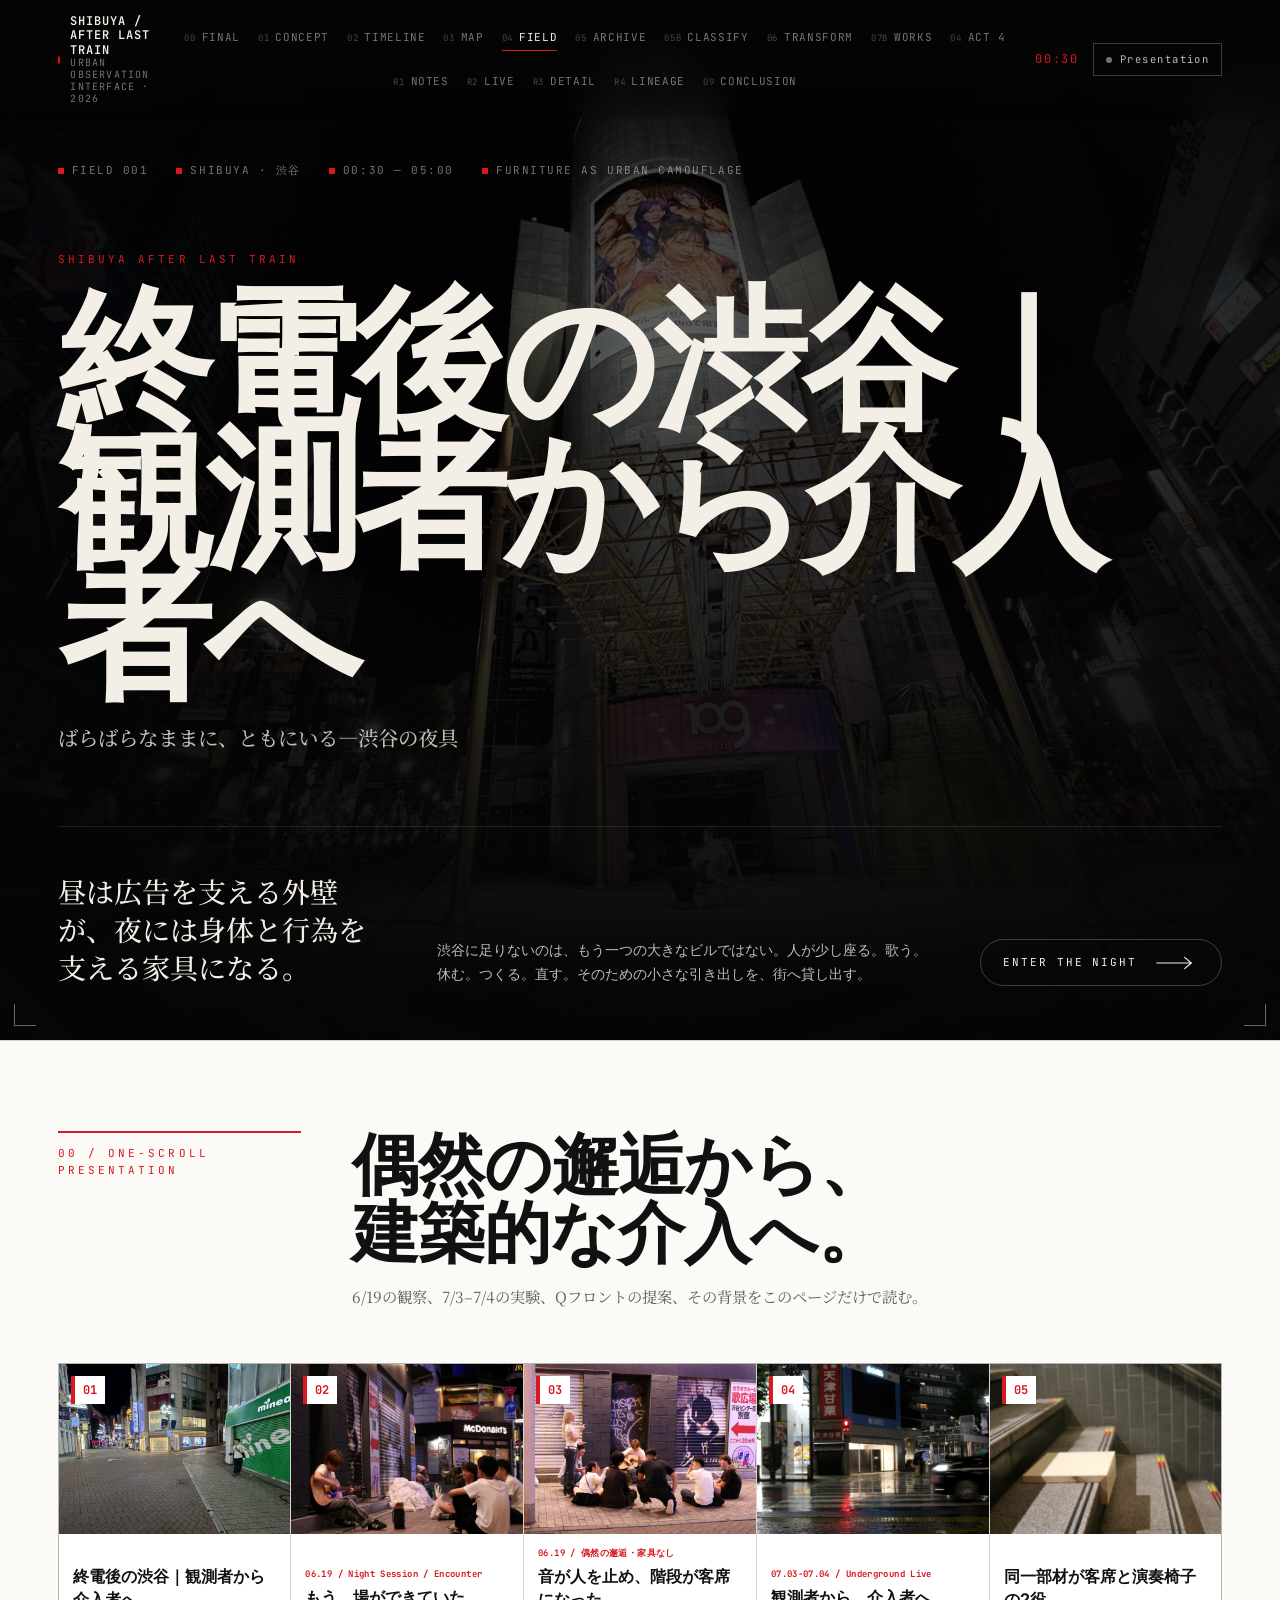
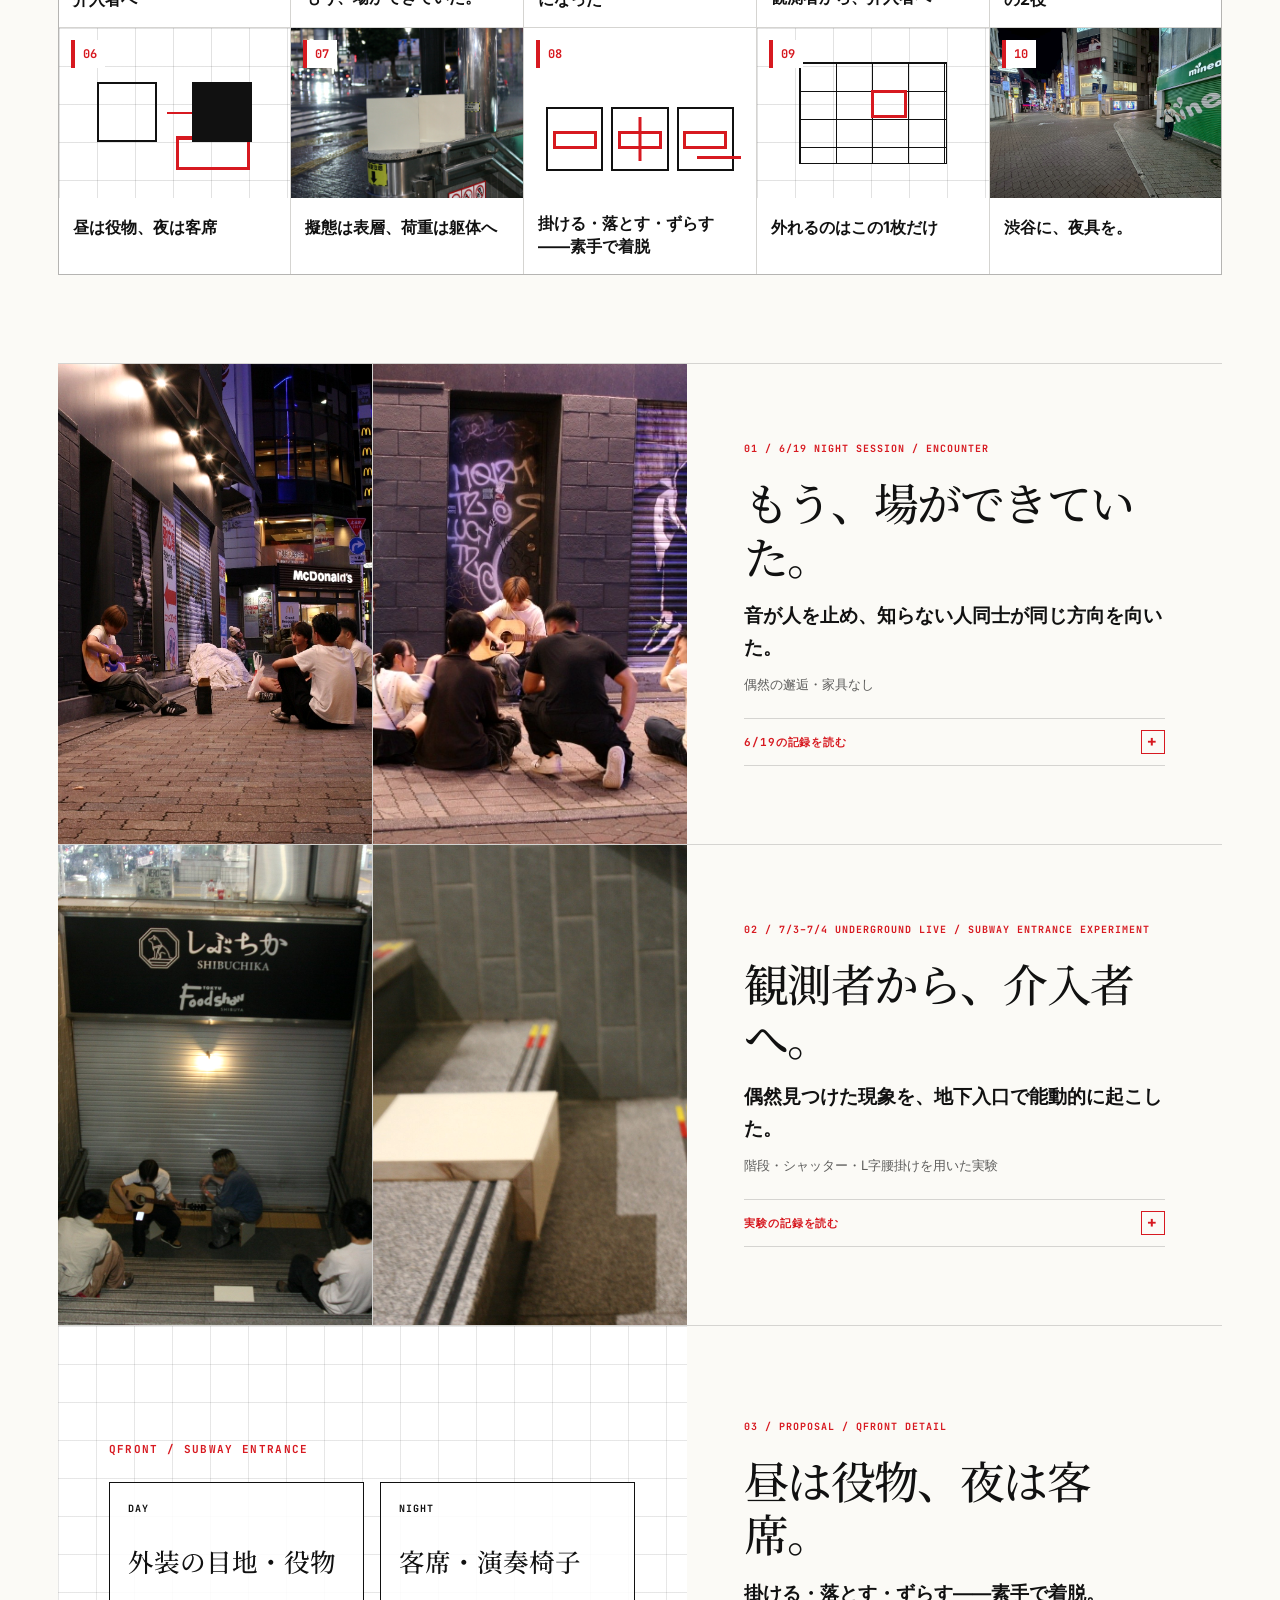
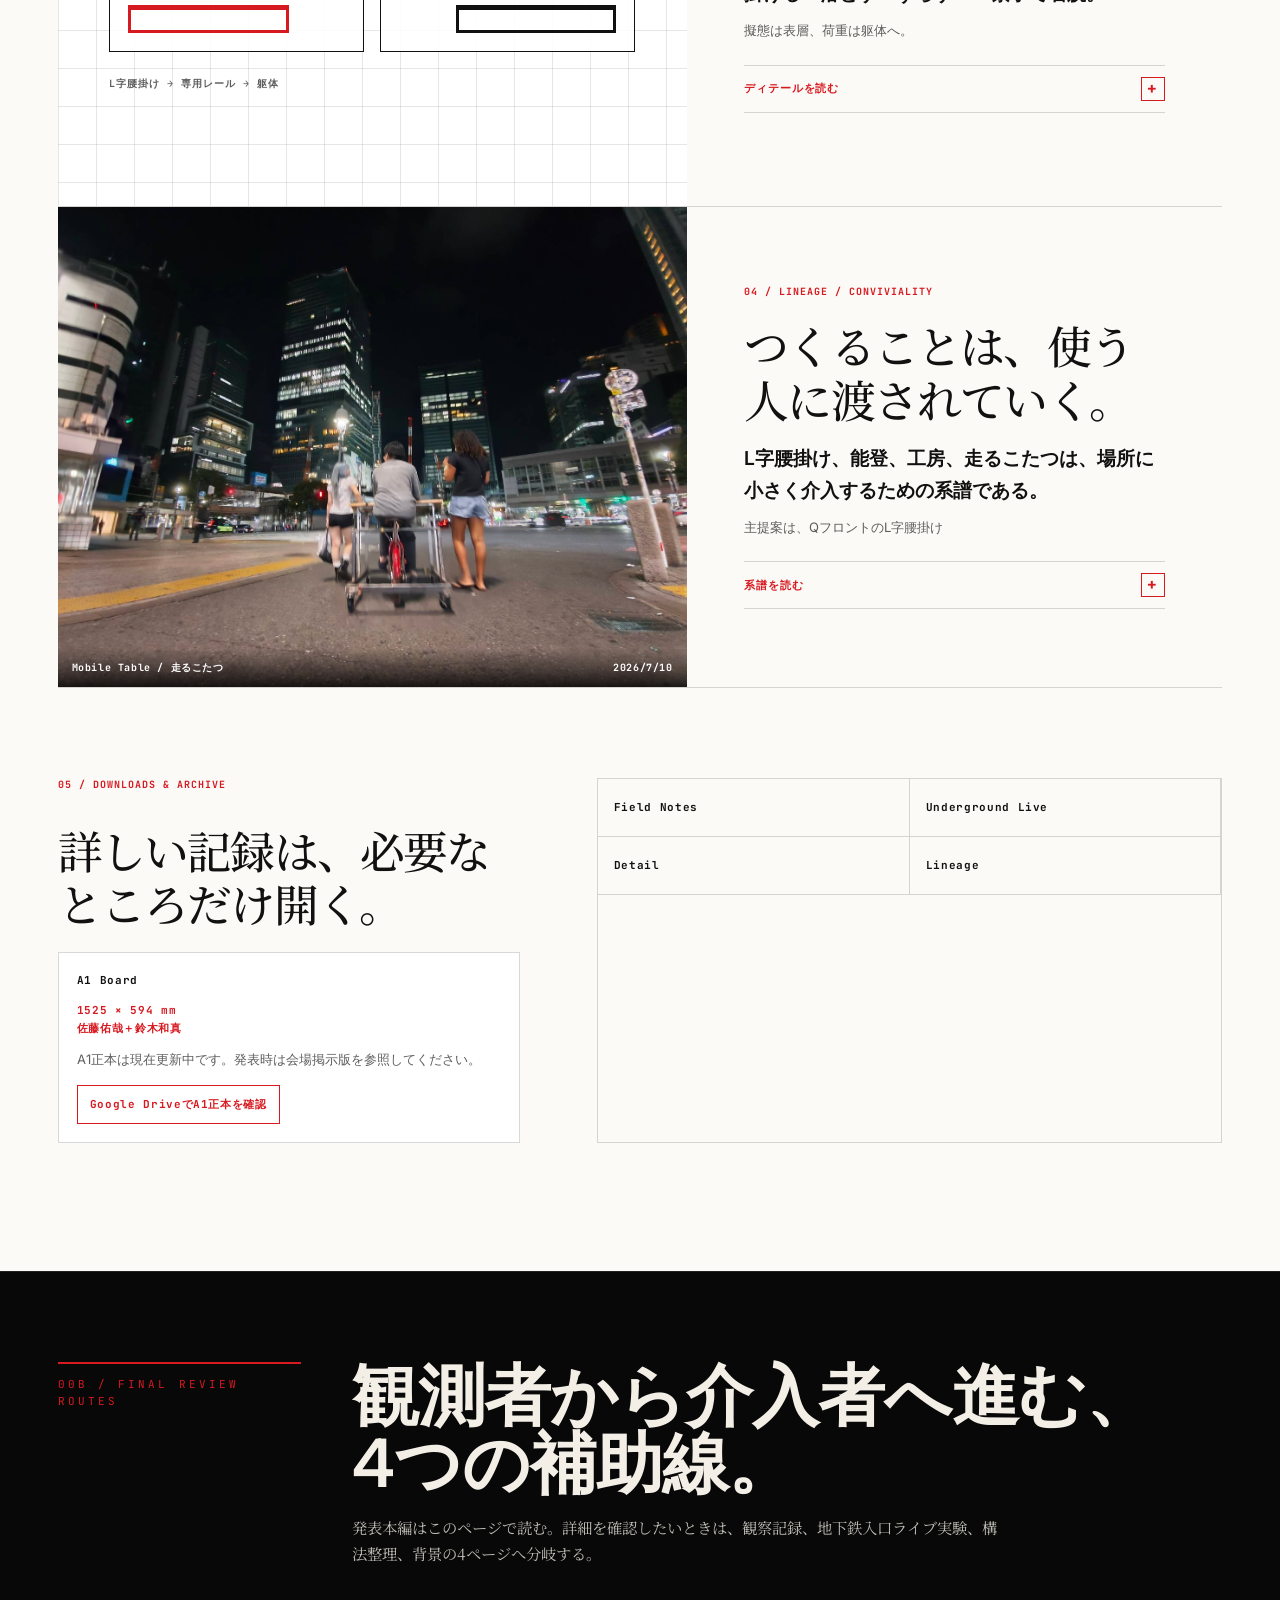
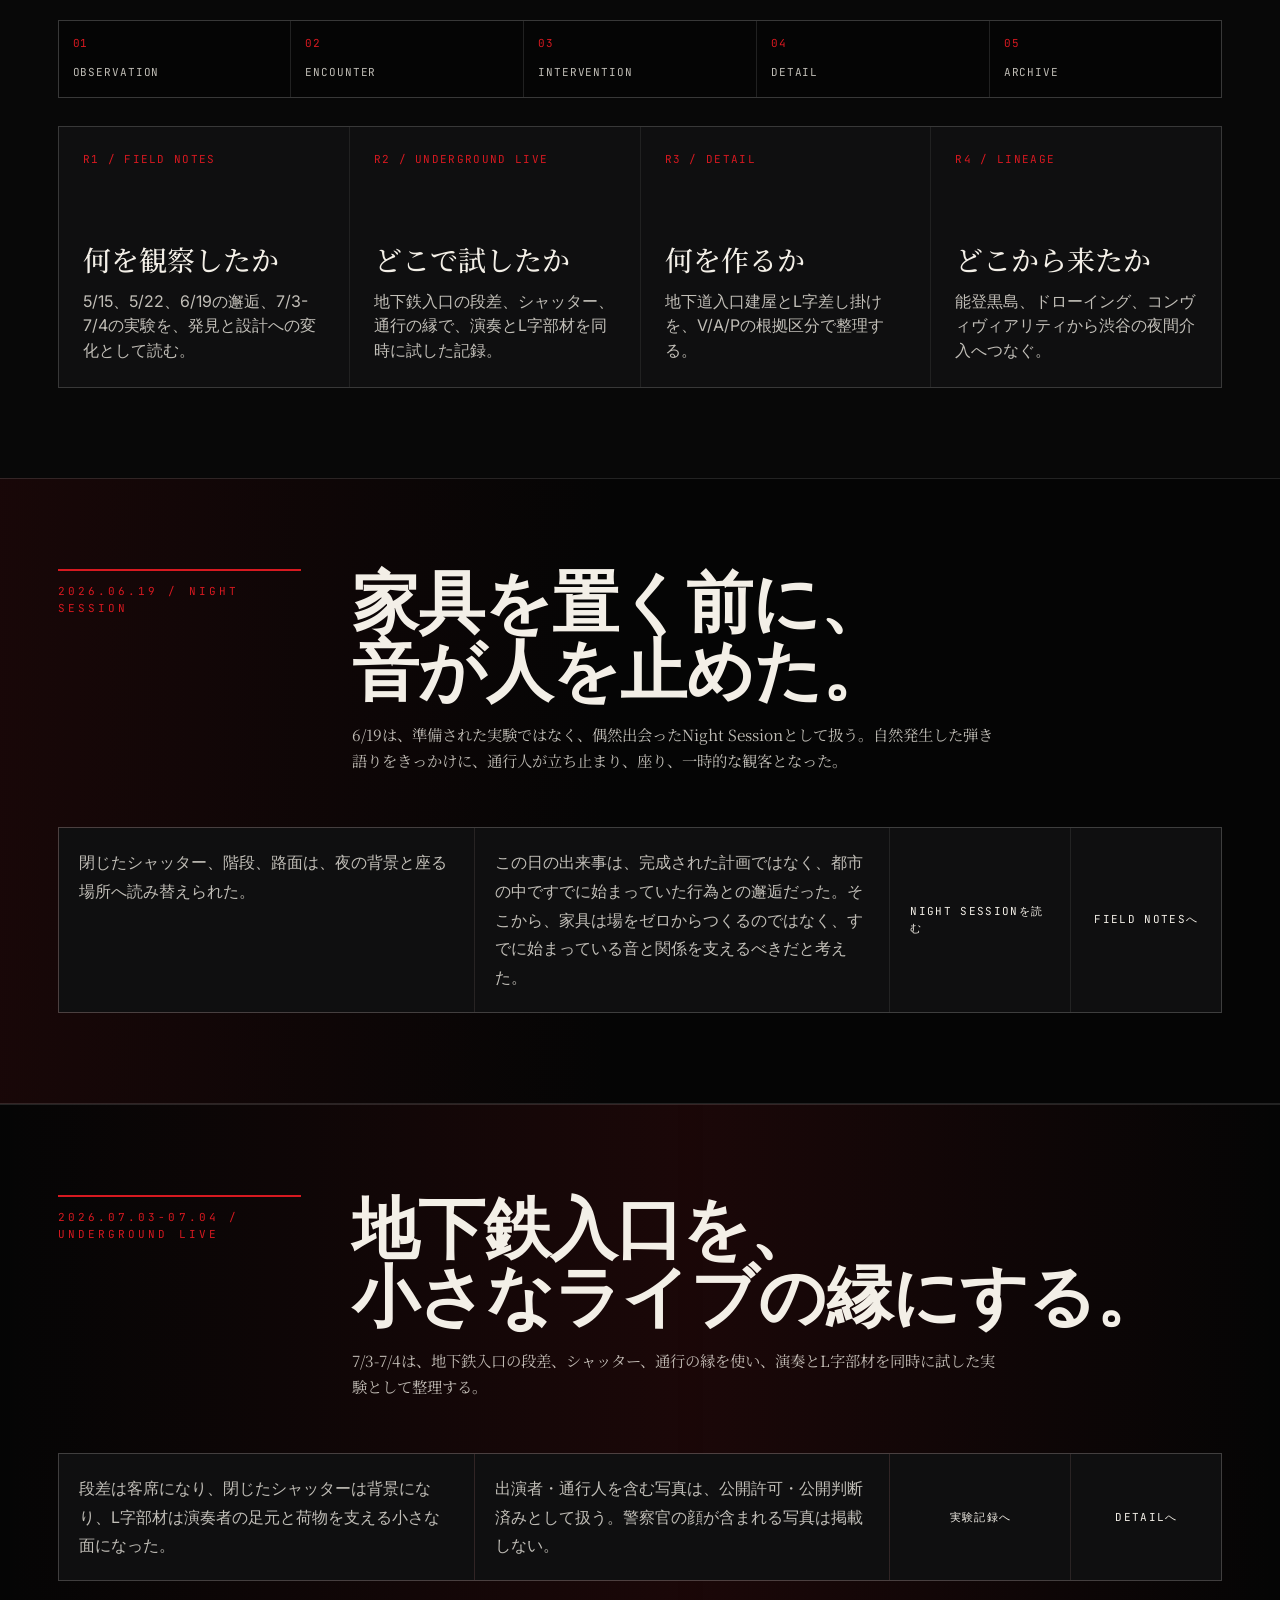
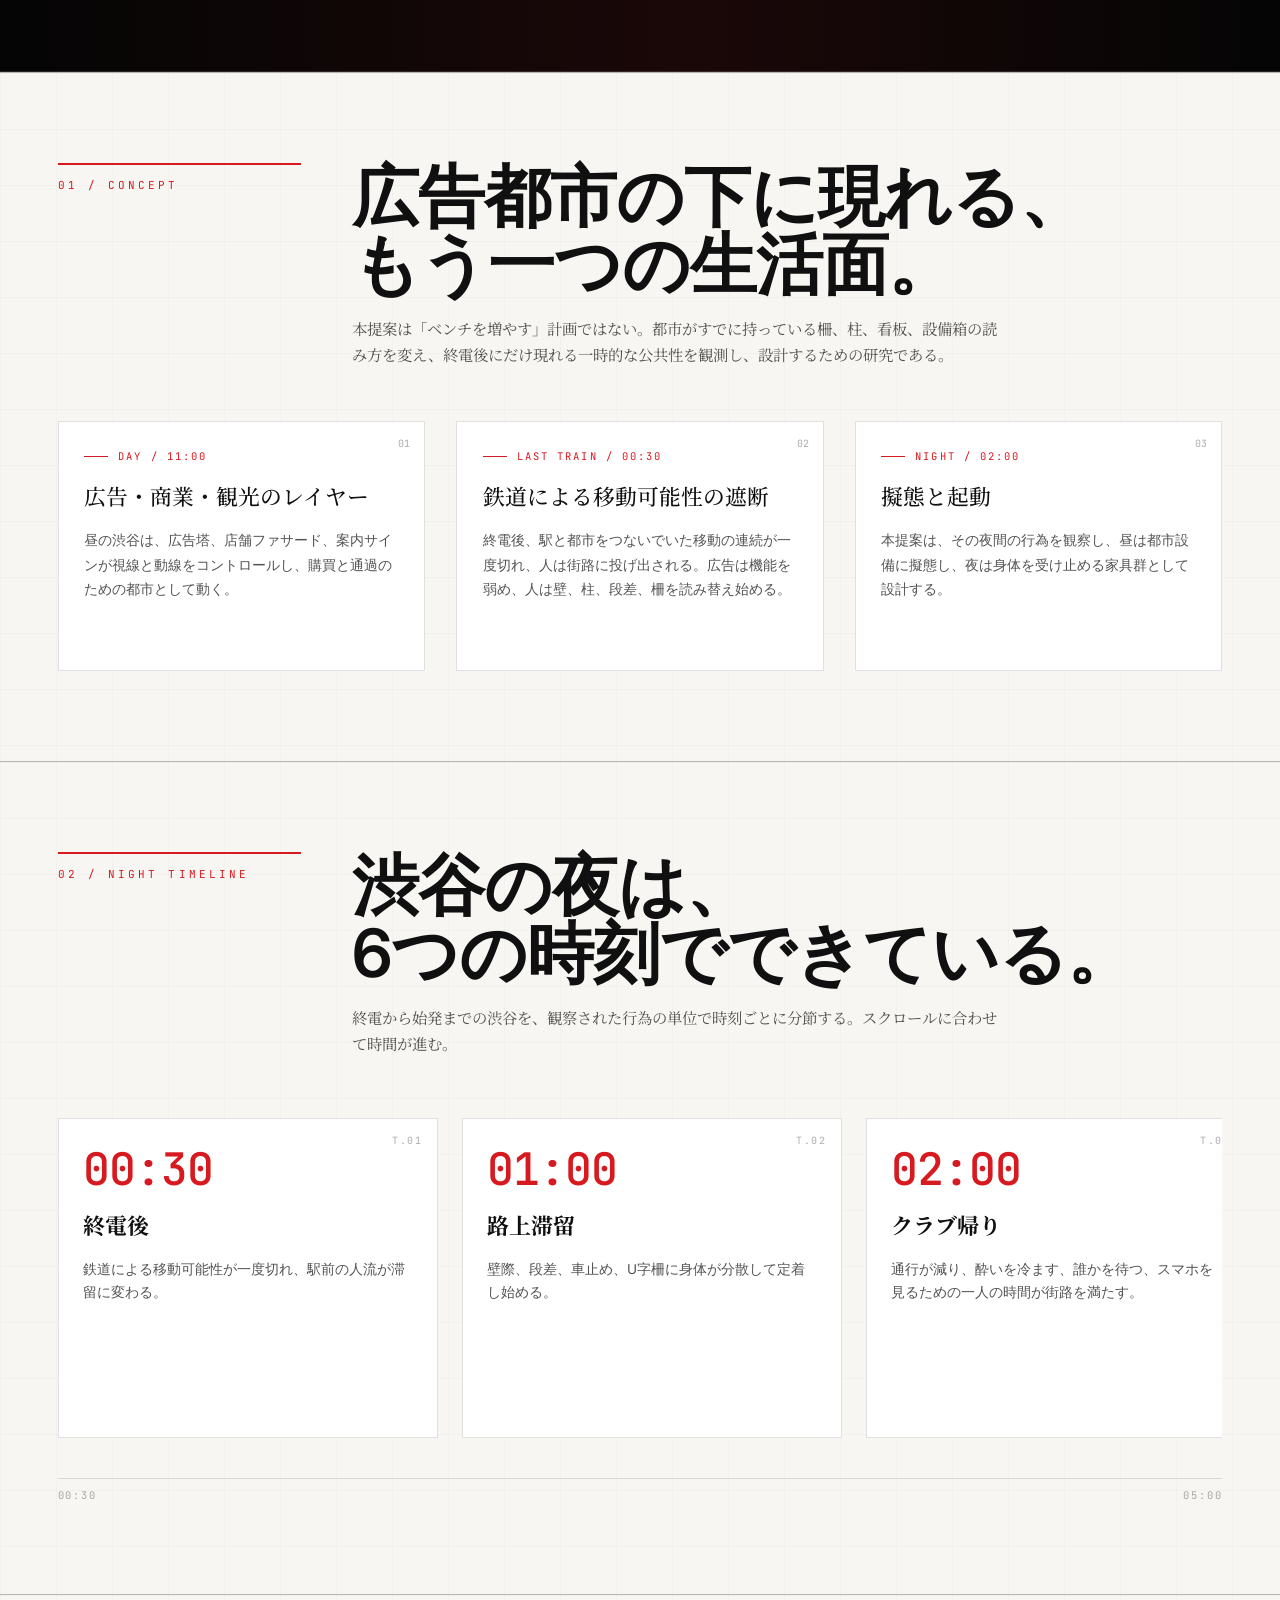
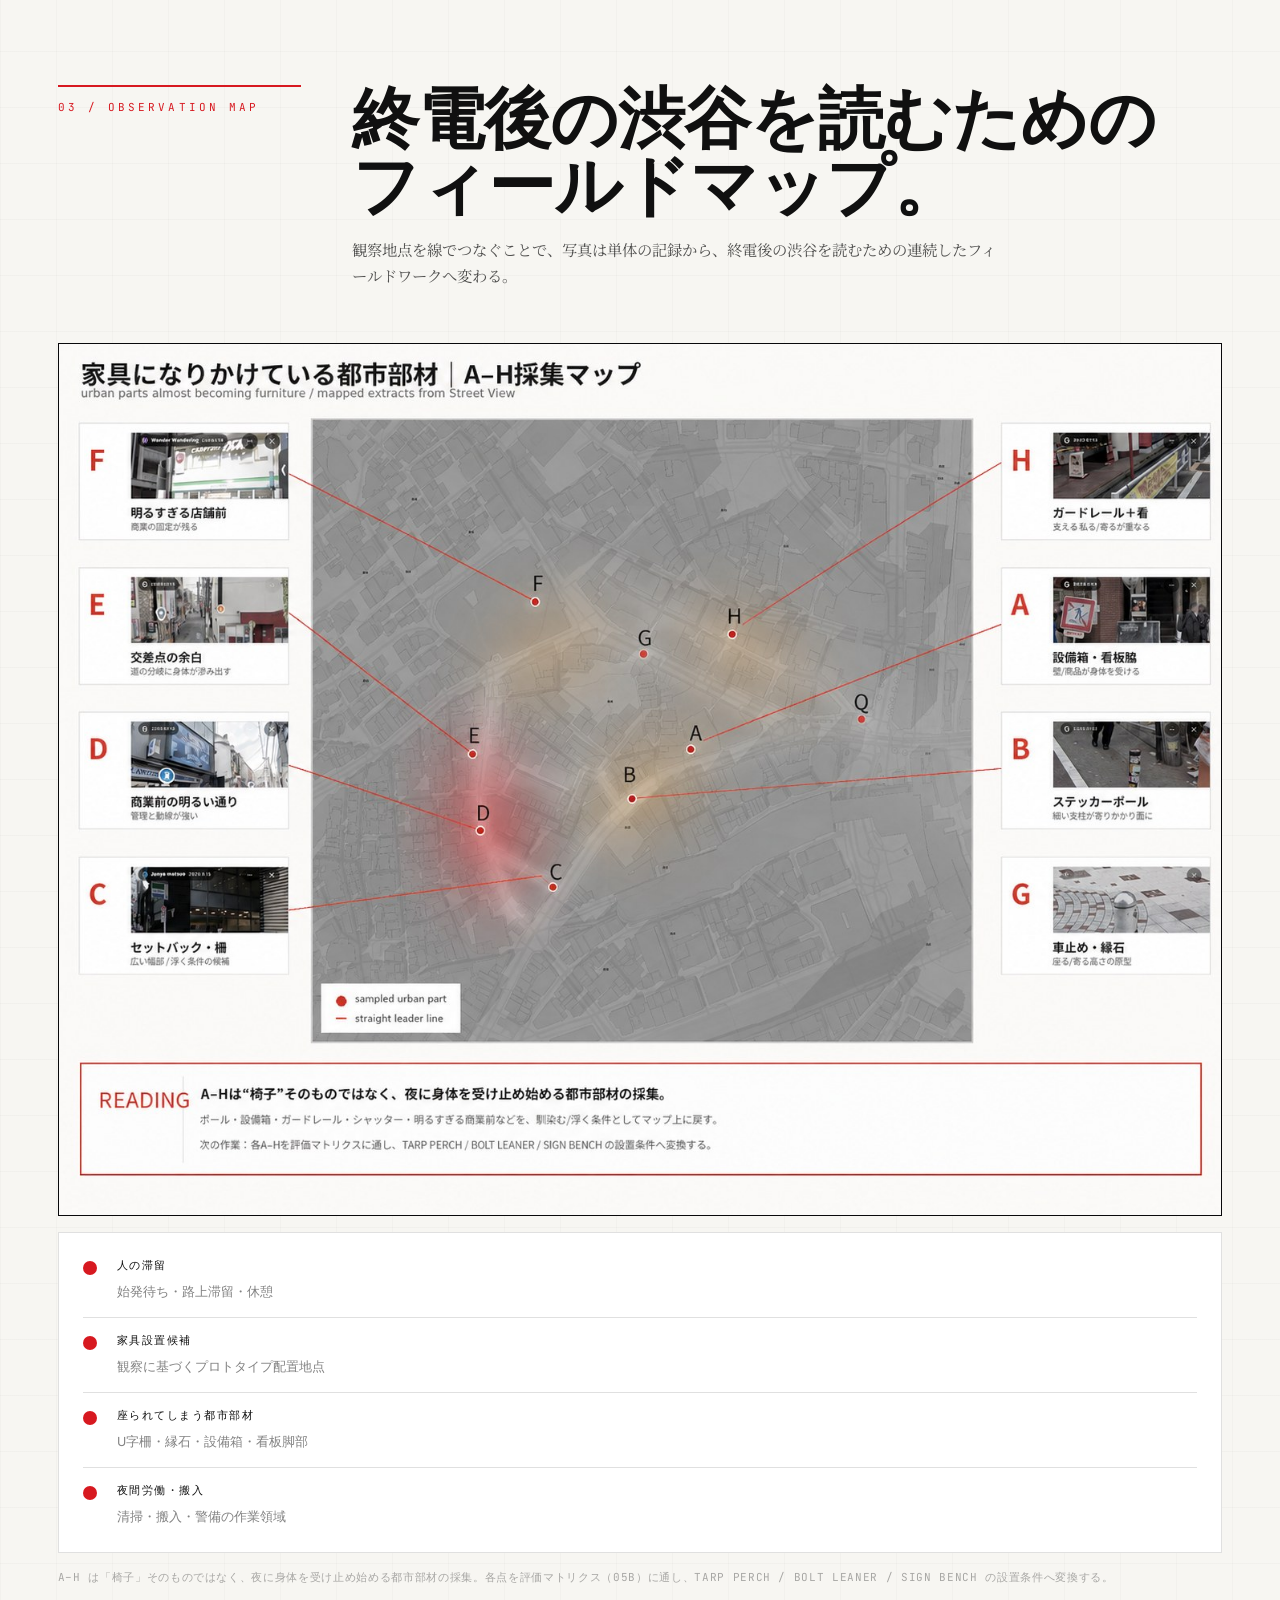
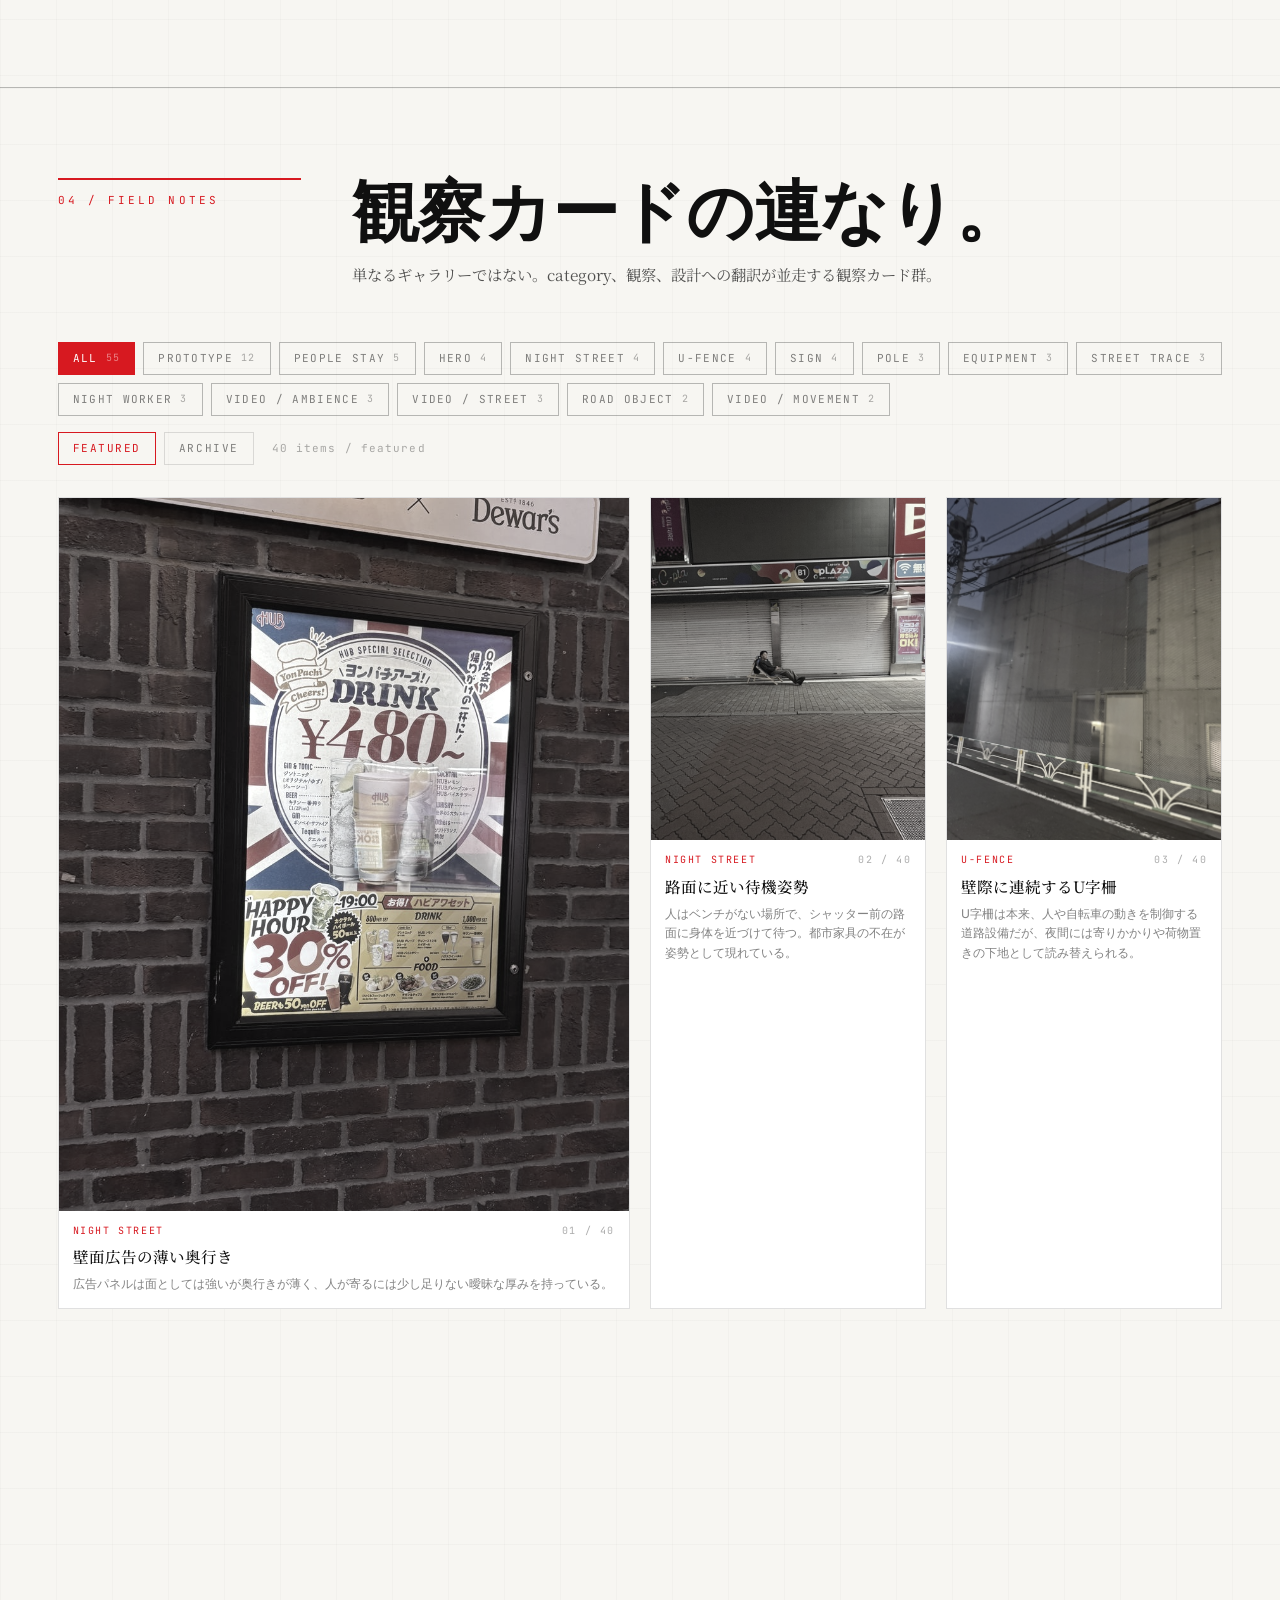
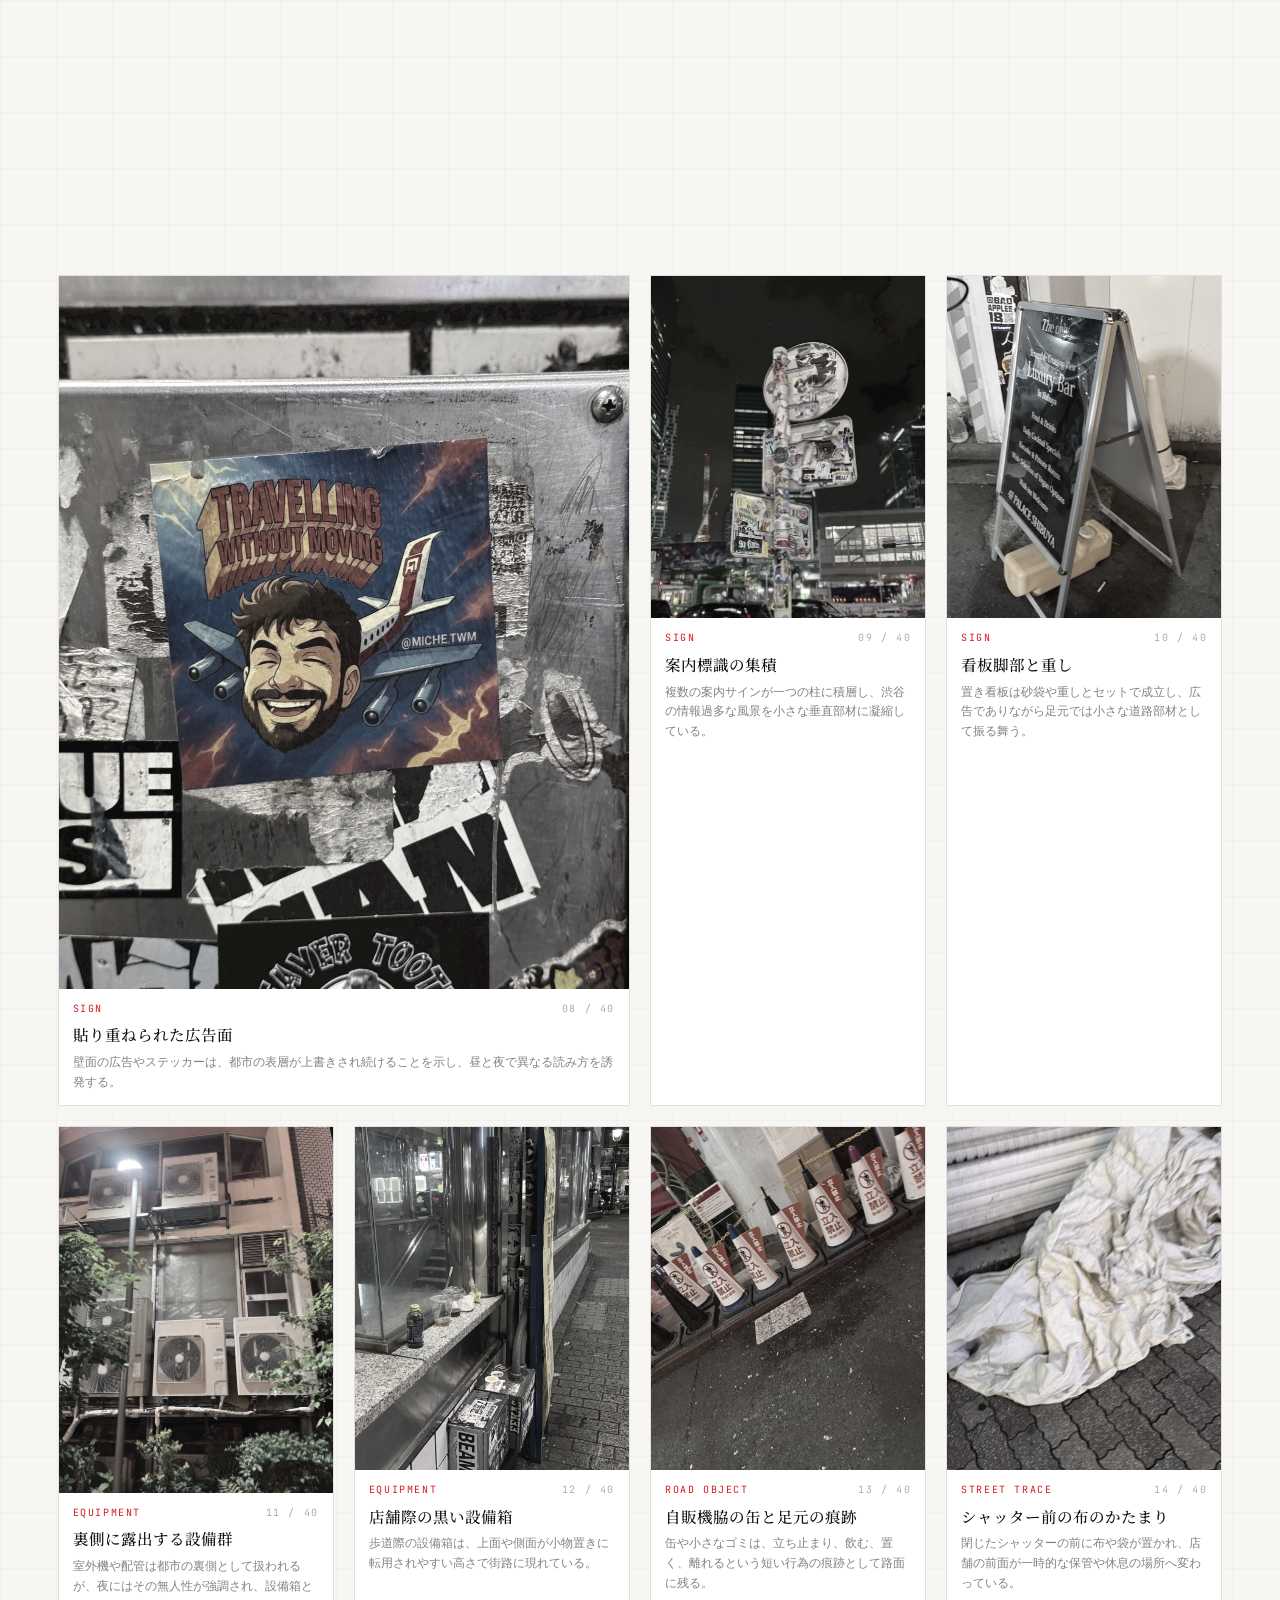
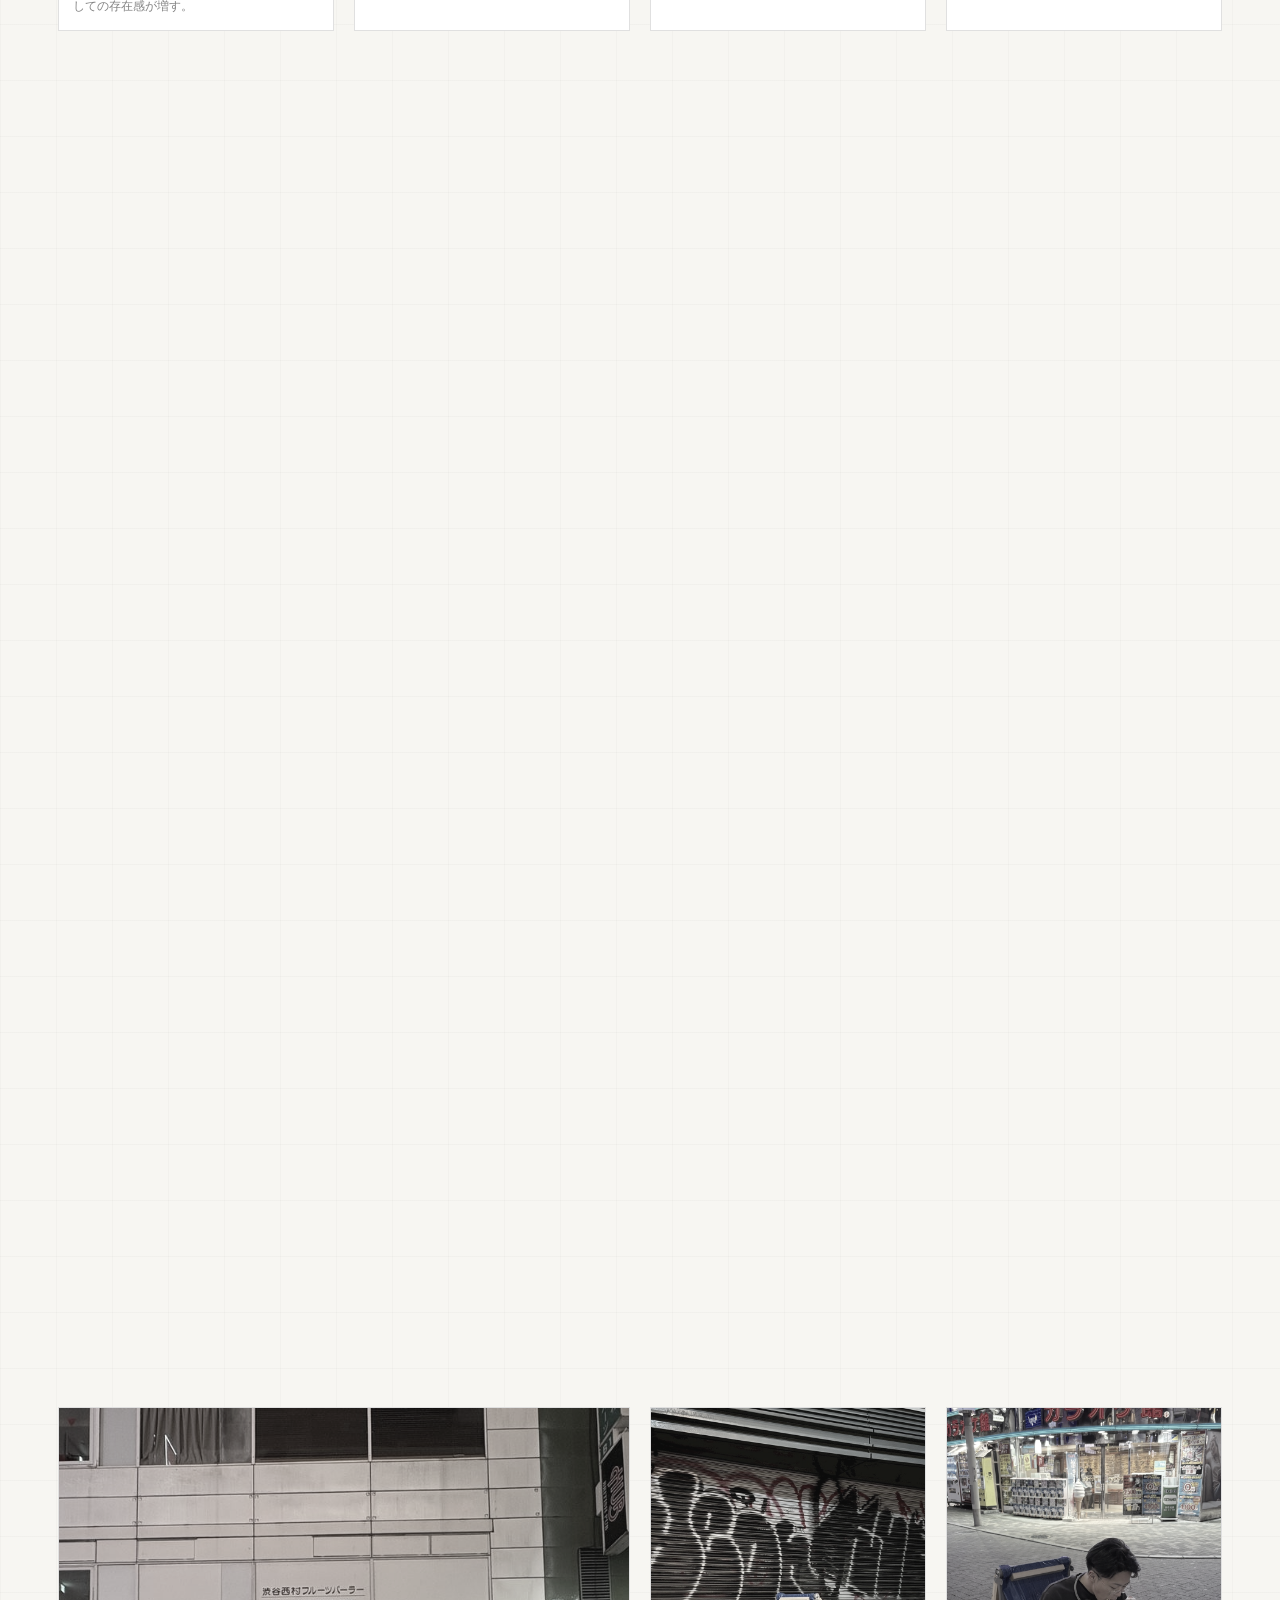
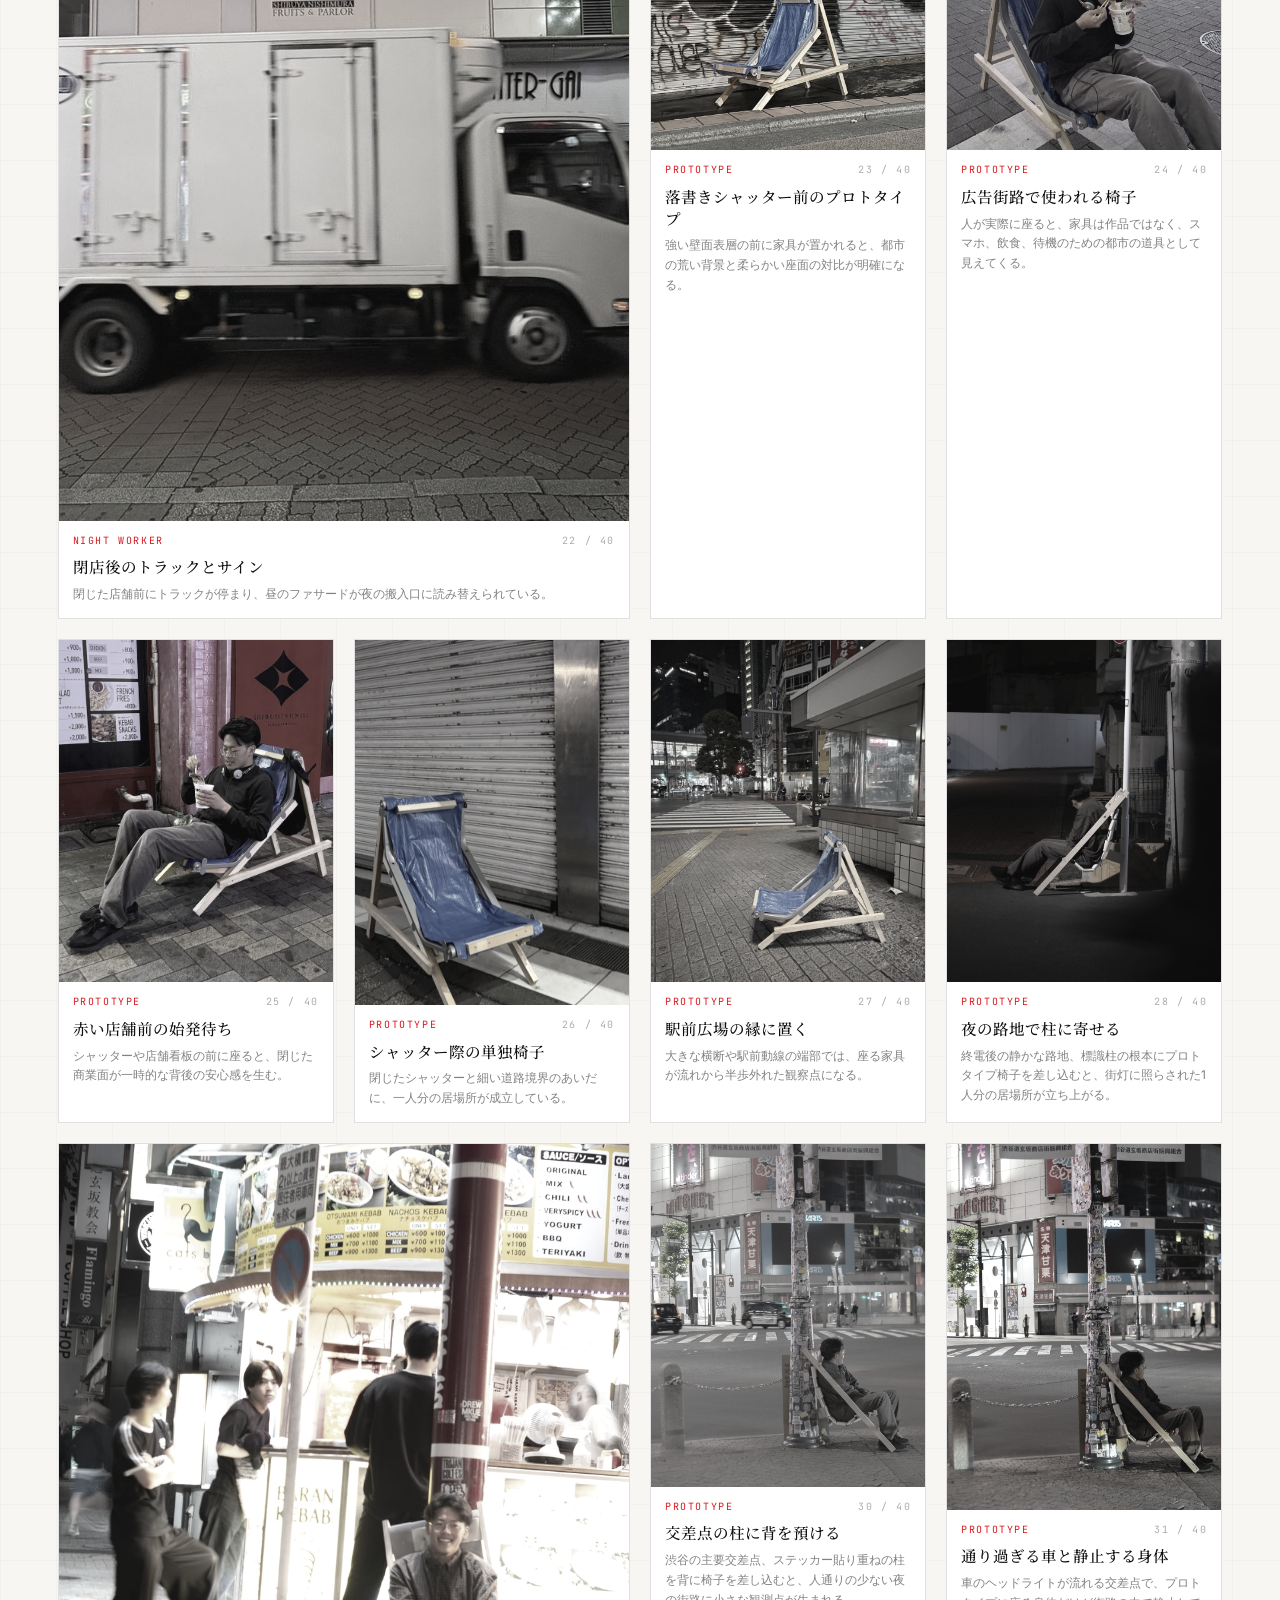
<file: index.html>
<!doctype html>
<html lang="ja">
  <head>
    <meta charset="utf-8">
    <meta name="viewport" content="width=device-width, initial-scale=1">
    <title>終電後の渋谷｜観測者から介入者へ</title>
    <meta name="description" content="ばらばらなままに、ともにいる—渋谷の夜具">
    <meta name="theme-color" content="#070707">
    <meta property="og:title" content="終電後の渋谷｜観測者から介入者へ">
    <meta property="og:description" content="ばらばらなままに、ともにいる—渋谷の夜具">
    <meta property="og:type" content="website">
    <meta property="og:url" content="https://yuya-st-arch.github.io/shibuya-after-last-train/">
    <meta property="og:image" content="https://yuya-st-arch.github.io/shibuya-after-last-train/assets/photos/selected/prototype_hero_new_02.jpg">
    <meta property="og:locale" content="ja_JP">
    <meta name="twitter:card" content="summary_large_image">
    <meta name="twitter:title" content="終電後の渋谷｜観測者から介入者へ">
    <meta name="twitter:description" content="ばらばらなままに、ともにいる—渋谷の夜具">
    <meta name="twitter:image" content="https://yuya-st-arch.github.io/shibuya-after-last-train/assets/photos/selected/prototype_hero_new_02.jpg">
    <link rel="preconnect" href="https://fonts.googleapis.com">
    <link rel="preconnect" href="https://fonts.gstatic.com" crossorigin>
    <link href="https://fonts.googleapis.com/css2?family=Inter:wght@300;400;500;600;700&family=JetBrains+Mono:wght@400;500&family=Noto+Serif+JP:wght@400;500;700&display=swap" rel="stylesheet">
    <link rel="icon" href="data:,">
    <link rel="stylesheet" href="style.css">
  </head>
  <body>
    <a class="skip-link" href="#concept">本文へ移動</a>

    <div class="grain" aria-hidden="true"></div>

    <header class="top-bar" aria-label="Site header">
      <div class="brand">
        <span class="brand-dot" aria-hidden="true"></span>
        <a href="#hero">
          <strong>SHIBUYA / AFTER LAST TRAIN</strong>
          <small>Urban Observation Interface · 2026</small>
        </a>
      </div>
      <nav class="index-nav" aria-label="Index">
        <a href="#final-presentation"><span>00</span>Final</a>
        <a href="#concept"><span>01</span>Concept</a>
        <a href="#timeline"><span>02</span>Timeline</a>
        <a href="#map"><span>03</span>Map</a>
        <a href="#field-notes"><span>04</span>Field</a>
        <a href="#archive"><span>05</span>Archive</a>
        <a href="#classification"><span>05B</span>Classify</a>
        <a href="#transformation"><span>06</span>Transform</a>
        <a href="#prototypes"><span>07</span>Prototypes</a>
        <a href="#works"><span>07B</span>Works</a>
        <a href="#night-session-20260619"><span>04</span>Act 4</a>
        <a href="fieldnotes/"><span>R1</span>Notes</a>
        <a href="underground-live/"><span>R2</span>Live</a>
        <a href="detail/"><span>R3</span>Detail</a>
        <a href="lineage/"><span>R4</span>Lineage</a>
        <a href="#drawings"><span>08</span>Drawings</a>
        <a href="#conclusion"><span>09</span>Conclusion</a>
      </nav>
      <div class="top-right">
        <span class="clock" id="clock" aria-live="off">00:30</span>
        <button class="mode-toggle" id="presentation-toggle" type="button" aria-pressed="false">
          <span class="dot" aria-hidden="true"></span>
          Presentation
        </button>
      </div>
    </header>

    <nav class="mobile-route-nav" aria-label="Final review pages">
      <a href="fieldnotes/">Field</a>
      <a href="underground-live/">Live</a>
      <a href="detail/">Detail</a>
      <a href="lineage/">Lineage</a>
    </nav>

    <main id="content">
      <!-- ============ HERO ============ -->
      <section class="hero" id="hero" aria-label="Hero">
        <div class="hero-media">
          <video
            class="hero-video"
            id="hero-video"
            autoplay muted loop playsinline preload="metadata"
            poster="assets/photos/selected/hero_01.jpg">
            <source src="assets/videos/selected/video_ambience_01.mp4" type="video/mp4">
          </video>
          <img class="hero-fallback" src="assets/photos/selected/hero_01.jpg" alt="">
          <div class="hero-veil"></div>
          <div class="hero-scan" aria-hidden="true"></div>
        </div>

        <div class="hero-meta">
          <span>FIELD 001</span>
          <span>SHIBUYA · 渋谷</span>
          <span>00:30 — 05:00</span>
          <span>FURNITURE AS URBAN CAMOUFLAGE</span>
        </div>

        <div class="hero-title">
          <p class="kicker">SHIBUYA AFTER LAST TRAIN</p>
          <h1>
            <span>終電後の渋谷｜</span>
            <span>観測者から介入者へ</span>
          </h1>
          <p class="hero-sub">ばらばらなままに、ともにいる—渋谷の夜具</p>
        </div>

        <div class="hero-bottom">
          <p class="hero-copy">昼は広告を支える外壁が、夜には身体と行為を支える家具になる。</p>
          <p class="hero-desc">渋谷に足りないのは、もう一つの大きなビルではない。人が少し座る。歌う。休む。つくる。直す。そのための小さな引き出しを、街へ貸し出す。</p>
          <a class="hero-cta" href="#concept">
            <span>Enter the Night</span>
            <svg viewBox="0 0 32 12" width="48" height="14" aria-hidden="true"><path d="M0 6 H30 M24 1 L30 6 L24 11" fill="none" stroke="currentColor" stroke-width="1"/></svg>
          </a>
        </div>

        <div class="hero-frame-marks" aria-hidden="true">
          <span></span><span></span><span></span><span></span>
        </div>
      </section>

      <!-- ============ FINAL PRESENTATION / 10 SLIDES ============ -->
      <section class="block final-presentation home-journey" id="final-presentation" aria-labelledby="home-journey-h">
        <div class="block-head">
          <p class="section-no">00 / One-scroll Presentation</p>
          <h2 id="home-journey-h" class="display-h">偶然の邂逅から、<br>建築的な介入へ。</h2>
          <p class="section-lead">6/19の観察、7/3–7/4の実験、Qフロントの提案、その背景をこのページだけで読む。</p>
        </div>
        <div class="final-slide-grid" aria-label="Final presentation slide flow" hidden aria-hidden="true">
          <article class="final-slide-card">
            <img src="assets/field/2026-06-19-night-session/selected/2026-06-19_night-session_004_intersection.jpg" alt="">
            <span>01</span>
            <p>終電後の渋谷｜観測者から介入者へ</p>
          </article>
          <article class="final-slide-card">
            <img src="assets/field/2026-06-19-night-session/selected/2026-06-19_night-session_006_first-listeners.jpg" alt="">
            <span>02</span>
            <p><small>06.19 / Night Session / Encounter</small>もう、場ができていた。</p>
          </article>
          <article class="final-slide-card">
            <img src="assets/field/2026-06-19-night-session/selected/2026-06-19_night-session_014_community-02.jpg" alt="">
            <span>03</span>
            <p><small>06.19 / 偶然の邂逅・家具なし</small>音が人を止め、階段が客席になった</p>
          </article>
          <article class="final-slide-card">
            <img src="assets/field/2026-07-03-underground-live/selected/2026-07-03_underground-live_001_street-context.jpg" alt="">
            <span>04</span>
            <p><small>07.03-07.04 / Underground Live</small>観測者から、介入者へ</p>
          </article>
          <article class="final-slide-card">
            <img src="assets/field/2026-07-03-underground-live/selected/2026-07-03_underground-live_003_l-stool-step.jpg" alt="">
            <span>05</span>
            <p>同一部材が客席と演奏椅子の2役</p>
          </article>
          <article class="final-slide-card final-slide-card--icon">
            <div class="final-card-icon final-card-icon--day-night" aria-hidden="true"><i></i><i></i></div>
            <span>06</span>
            <p>昼は役物、夜は客席</p>
          </article>
          <article class="final-slide-card">
            <img src="assets/field/2026-07-03-underground-live/selected/2026-07-03_underground-live_016_panel-leaner.jpg" alt="">
            <span>07</span>
            <p>擬態は表層、荷重は躯体へ</p>
          </article>
          <article class="final-slide-card final-slide-card--icon">
            <div class="final-card-icon final-card-icon--shift" aria-hidden="true"><i></i><i></i><i></i></div>
            <span>08</span>
            <p>掛ける・落とす・ずらす——素手で着脱</p>
          </article>
          <article class="final-slide-card final-slide-card--icon">
            <div class="final-card-icon final-card-icon--tile" aria-hidden="true"></div>
            <span>09</span>
            <p>外れるのはこの1枚だけ</p>
          </article>
          <article class="final-slide-card">
            <img src="assets/field/2026-06-19-night-session/selected/2026-06-19_night-session_004_intersection.jpg" alt="">
            <span>10</span>
            <p>渋谷に、夜具を。</p>
          </article>
        </div>
        <div class="presentation-downloads" aria-label="Presentation downloads" hidden aria-hidden="true">
        </div>

        <div class="home-journey-list">
          <article class="home-chapter home-chapter--encounter" id="home-encounter" aria-labelledby="home-encounter-h">
            <div class="home-chapter-media home-chapter-media--two">
              <img src="assets/field/2026-06-19-night-session/selected/2026-06-19_night-session_006_first-listeners.jpg" alt="6月19日の夜、音に足を止めた人々">
              <img src="assets/field/2026-06-19-night-session/selected/2026-06-19_night-session_014_community-02.jpg" alt="同じ方向を向く夜の人々">
            </div>
            <div class="home-chapter-copy">
              <p class="home-chapter-meta">01 / 6/19 NIGHT SESSION / ENCOUNTER</p>
              <h3 id="home-encounter-h">もう、場ができていた。</h3>
              <p class="home-chapter-lead">音が人を止め、知らない人同士が同じ方向を向いた。</p>
              <p class="home-chapter-note">偶然の邂逅・家具なし</p>
              <details class="home-more">
                <summary>6/19の記録を読む</summary>
                <div class="home-more-content">
                  <p>設計者が出会ったのは、家具を置く前に自然に生まれていた夜の客席だった。ここではまだ観測者として、音・階段・滞在の関係を記録する。</p>
                  <img src="assets/field/2026-06-19-night-session/selected/2026-06-19_night-session_008_session-01.jpg" alt="夜の弾き語りを囲む小さな観客">
                  <a href="fieldnotes/">Field Notesで6/19の記録を読む</a>
                </div>
              </details>
            </div>
          </article>

          <article class="home-chapter home-chapter--experiment" id="home-experiment" aria-labelledby="home-experiment-h">
            <div class="home-chapter-media home-chapter-media--two">
              <img src="assets/field/2026-07-03-underground-live/selected/2026-07-03_underground-live_004_subway-live-overview.jpg" alt="地下鉄入口で演奏と滞在が重なる全景">
              <img src="assets/field/2026-07-03-underground-live/selected/2026-07-03_underground-live_003_l-stool-step.jpg" alt="階段に置かれたL字腰掛け">
            </div>
            <div class="home-chapter-copy">
              <p class="home-chapter-meta">02 / 7/3–7/4 UNDERGROUND LIVE / SUBWAY ENTRANCE EXPERIMENT</p>
              <h3 id="home-experiment-h">観測者から、介入者へ。</h3>
              <p class="home-chapter-lead">偶然見つけた現象を、地下入口で能動的に起こした。</p>
              <p class="home-chapter-note">階段・シャッター・L字腰掛けを用いた実験</p>
              <details class="home-more">
                <summary>実験の記録を読む</summary>
                <div class="home-more-content">
                  <p>6/19の発見を受け、地下鉄入口の段差とシャッター前を小さなライブの縁として使った。同じL字部材は、客席と演奏椅子の二役を担う。</p>
                  <img src="assets/field/2026-07-03-underground-live/selected/2026-07-03_underground-live_006_audience-from-stair.jpg" alt="階段から演奏を聴く人々">
                  <a href="underground-live/">Underground Liveの実験記録を読む</a>
                </div>
              </details>
            </div>
          </article>

          <article class="home-chapter home-chapter--proposal" id="home-proposal" aria-labelledby="home-proposal-h">
            <div class="home-proposal-diagram" aria-label="Qフロント地下入口でのL字腰掛けの昼夜の使い方">
              <div class="home-proposal-diagram-title">QFRONT / SUBWAY ENTRANCE</div>
              <div class="home-proposal-diagram-row">
                <div><span>DAY</span><strong>外装の目地・役物</strong><i></i></div>
                <div><span>NIGHT</span><strong>客席・演奏椅子</strong><i></i></div>
              </div>
              <p>L字腰掛け → 専用レール → 躯体</p>
            </div>
            <div class="home-chapter-copy">
              <p class="home-chapter-meta">03 / PROPOSAL / QFRONT DETAIL</p>
              <h3 id="home-proposal-h">昼は役物、夜は客席。</h3>
              <p class="home-chapter-lead">掛ける・落とす・ずらす——素手で着脱。</p>
              <p class="home-chapter-note">擬態は表層、荷重は躯体へ。</p>
              <details class="home-more">
                <summary>ディテールを読む</summary>
                <div class="home-more-content">
                  <ul>
                    <li>Qフロント地下入口の外装コーナーに、L字腰掛けを収納する。</li>
                    <li>昼は外装の目地・役物に擬態し、夜は客席や演奏椅子になる。</li>
                    <li>荷重はL字腰掛けから専用レール、二次鉄骨、アンカーを経て躯体へ流す。</li>
                    <li>ズラしロックは、掛ける・自重で15mm落とす・横へ30mmずらす、の3動作で着脱する。</li>
                  </ul>
                  <a href="detail/">Detailで構法を読む</a>
                </div>
              </details>
            </div>
          </article>

          <article class="home-chapter home-chapter--lineage" id="home-lineage" aria-labelledby="home-lineage-h">
            <figure class="home-lineage-photo">
              <img src="assets/lineage/mobile-table-intervention-20260710.jpg" alt="テーブルを取り付けた自転車による可動する居場所">
              <figcaption><span>Mobile Table / 走るこたつ</span><small>2026/7/10</small></figcaption>
            </figure>
            <div class="home-chapter-copy">
              <p class="home-chapter-meta">04 / LINEAGE / CONVIVIALITY</p>
              <h3 id="home-lineage-h">つくることは、使う人に渡されていく。</h3>
              <p class="home-chapter-lead">L字腰掛け、能登、工房、走るこたつは、場所に小さく介入するための系譜である。</p>
              <p class="home-chapter-note">主提案は、QフロントのL字腰掛け</p>
              <details class="home-more">
                <summary>系譜を読む</summary>
                <div class="home-more-content">
                  <p class="home-more-kicker">Other Interventions</p>
                  <p>介入は、ひとつの椅子で終わらない。L字腰掛け、能登、工房、走るこたつは、都市や場所に小さく介入するための系譜である。</p>
                  <p>能登での復興実践、工房での制作、走るこたつのような可動する居場所は補助的な文脈として扱う。今回の最終提案は、Qフロント外装に収納されるL字腰掛けである。</p>
                  <a href="lineage/">Lineageで背景を読む</a>
                </div>
              </details>
            </div>
          </article>

          <section class="home-downloads" aria-labelledby="home-downloads-h">
            <div class="home-downloads-intro">
              <p class="home-chapter-meta">05 / DOWNLOADS &amp; ARCHIVE</p>
              <h3 id="home-downloads-h">詳しい記録は、必要なところだけ開く。</h3>
              <div class="home-a1-status">
                <p class="home-a1-label">A1 Board</p>
                <p class="home-a1-facts">1525 × 594 mm<br>佐藤佑哉＋鈴木和真</p>
                <p>A1正本は現在更新中です。発表時は会場掲示版を参照してください。</p>
                <a class="home-a1-drive" href="https://drive.google.com/file/d/1VQeafbTAoN-eiwSKDw4NGvgLLsghgUio/view?usp=drivesdk" target="_blank" rel="noopener noreferrer">Google DriveでA1正本を確認</a>
              </div>
            </div>
            <nav aria-label="Home archive links">
              <a href="fieldnotes/">Field Notes</a>
              <a href="underground-live/">Underground Live</a>
              <a href="detail/">Detail</a>
              <a href="lineage/">Lineage</a>
            </nav>
          </section>
        </div>
      </section>

      <!-- ============ FINAL REVIEW ROUTES ============ -->
      <section class="block review-entry" id="review-routes" aria-labelledby="review-routes-h">
        <div class="block-head">
          <p class="section-no">00B / Final Review Routes</p>
          <h2 id="review-routes-h" class="display-h">観測者から介入者へ進む、<br>4つの補助線。</h2>
          <p class="section-lead">発表本編はこのページで読む。詳細を確認したいときは、観察記録、地下鉄入口ライブ実験、構法整理、背景の4ページへ分岐する。</p>
        </div>
        <ol class="review-flow-strip" aria-label="Project flow">
          <li><span>01</span>Observation</li>
          <li><span>02</span>Encounter</li>
          <li><span>03</span>Intervention</li>
          <li><span>04</span>Detail</li>
          <li><span>05</span>Archive</li>
        </ol>
        <div class="review-route-grid">
          <a class="review-route-card" href="fieldnotes/">
            <span>R1 / Field Notes</span>
            <h3>何を観察したか</h3>
            <p>5/15、5/22、6/19の邂逅、7/3-7/4の実験を、発見と設計への変化として読む。</p>
          </a>
          <a class="review-route-card" href="underground-live/">
            <span>R2 / Underground Live</span>
            <h3>どこで試したか</h3>
            <p>地下鉄入口の段差、シャッター、通行の縁で、演奏とL字部材を同時に試した記録。</p>
          </a>
          <a class="review-route-card" href="detail/">
            <span>R3 / Detail</span>
            <h3>何を作るか</h3>
            <p>地下道入口建屋とL字差し掛けを、V/A/Pの根拠区分で整理する。</p>
          </a>
          <a class="review-route-card" href="lineage/">
            <span>R4 / Lineage</span>
            <h3>どこから来たか</h3>
            <p>能登黒島、ドローイング、コンヴィヴィアリティから渋谷の夜間介入へつなぐ。</p>
          </a>
        </div>
      </section>

      <!-- ============ NIGHT SESSION ENTRY ============ -->
      <section class="block night-entry" id="night-session-entry" aria-labelledby="night-entry-h">
        <div class="block-head">
          <p class="section-no">2026.06.19 / Night Session</p>
          <h2 id="night-entry-h" class="display-h">家具を置く前に、<br>音が人を止めた。</h2>
          <p class="section-lead">6/19は、準備された実験ではなく、偶然出会ったNight Sessionとして扱う。自然発生した弾き語りをきっかけに、通行人が立ち止まり、座り、一時的な観客となった。</p>
        </div>
        <div class="night-entry-grid">
          <p>閉じたシャッター、階段、路面は、夜の背景と座る場所へ読み替えられた。</p>
          <p>この日の出来事は、完成された計画ではなく、都市の中ですでに始まっていた行為との邂逅だった。そこから、家具は場をゼロからつくるのではなく、すでに始まっている音と関係を支えるべきだと考えた。</p>
          <a class="night-entry-link" href="#night-session-20260619">Night Sessionを読む</a>
          <a class="night-entry-link" href="fieldnotes/">Field Notesへ</a>
        </div>
      </section>

      <!-- ============ UNDERGROUND LIVE ENTRY ============ -->
      <section class="block night-entry underground-entry" id="underground-live-entry" aria-labelledby="underground-entry-h">
        <div class="block-head">
          <p class="section-no">2026.07.03-07.04 / Underground Live</p>
          <h2 id="underground-entry-h" class="display-h">地下鉄入口を、<br>小さなライブの縁にする。</h2>
          <p class="section-lead">7/3-7/4は、地下鉄入口の段差、シャッター、通行の縁を使い、演奏とL字部材を同時に試した実験として整理する。</p>
        </div>
        <div class="night-entry-grid">
          <p>段差は客席になり、閉じたシャッターは背景になり、L字部材は演奏者の足元と荷物を支える小さな面になった。</p>
          <p>出演者・通行人を含む写真は、公開許可・公開判断済みとして扱う。警察官の顔が含まれる写真は掲載しない。</p>
          <a class="night-entry-link" href="underground-live/">実験記録へ</a>
          <a class="night-entry-link" href="detail/">Detailへ</a>
        </div>
      </section>

      <!-- ============ CONCEPT ============ -->
      <section class="block concept" id="concept" aria-labelledby="concept-h">
        <div class="block-head">
          <p class="section-no">01 / Concept</p>
          <h2 id="concept-h" class="display-h">広告都市の下に現れる、<br>もう一つの生活面。</h2>
          <p class="section-lead">
            本提案は「ベンチを増やす」計画ではない。都市がすでに持っている柵、柱、看板、設備箱の読み方を変え、終電後にだけ現れる一時的な公共性を観測し、設計するための研究である。
          </p>
        </div>
        <div class="concept-grid" id="concept-grid"></div>
      </section>

      <!-- ============ TIMELINE ============ -->
      <section class="block timeline" id="timeline" aria-labelledby="timeline-h">
        <div class="block-head">
          <p class="section-no">02 / Night Timeline</p>
          <h2 id="timeline-h" class="display-h">渋谷の夜は、<br>6つの時刻でできている。</h2>
          <p class="section-lead">終電から始発までの渋谷を、観察された行為の単位で時刻ごとに分節する。スクロールに合わせて時間が進む。</p>
        </div>
        <div class="timeline-rail-wrap">
          <div class="timeline-rail" id="timeline-rail" tabindex="0" aria-label="Timeline scroll"></div>
          <div class="timeline-axis" aria-hidden="true">
            <span>00:30</span><span>05:00</span>
          </div>
        </div>
      </section>

      <!-- ============ MAP ============ -->
      <section class="block map" id="map" aria-labelledby="map-h">
        <div class="block-head">
          <p class="section-no">03 / Observation Map</p>
          <h2 id="map-h" class="display-h">終電後の渋谷を読むためのフィールドマップ。</h2>
          <p class="section-lead">観察地点を線でつなぐことで、写真は単体の記録から、終電後の渋谷を読むための連続したフィールドワークへ変わる。</p>
        </div>
        <div class="map-stage map-stage--image">
          <figure class="map-canvas" id="map-canvas">
            <img class="map-image" src="assets/maps/night_observation_map_01.jpg" alt="A–H 採集マップ：家具になりかけている都市部材" loading="lazy">
          </figure>
          <aside class="map-legend" id="map-legend" aria-label="Map legend"></aside>
        </div>
        <p class="map-note">A–H は「椅子」そのものではなく、夜に身体を受け止め始める都市部材の採集。各点を評価マトリクス（<a href="#classification">05B</a>）に通し、TARP&nbsp;PERCH / BOLT&nbsp;LEANER / SIGN&nbsp;BENCH の設置条件へ変換する。</p>
      </section>

      <!-- ============ FIELD NOTES ============ -->
      <section class="block field" id="field-notes" aria-labelledby="field-h">
        <div class="block-head">
          <p class="section-no">04 / Field Notes</p>
          <h2 id="field-h" class="display-h">観察カードの連なり。</h2>
          <p class="section-lead">単なるギャラリーではない。category、観察、設計への翻訳が並走する観察カード群。</p>
        </div>
        <div class="field-controls">
          <div class="filter-row" id="filter-row" role="tablist" aria-label="Category filter"></div>
          <div class="view-row">
            <button type="button" class="view-btn is-active" data-view="featured">Featured</button>
            <button type="button" class="view-btn" data-view="archive">Archive</button>
            <span class="field-count" id="field-count"></span>
          </div>
        </div>
        <div class="field-grid" id="field-grid"></div>
        <p class="field-empty" id="field-empty" hidden>該当する観察カードはありません。</p>
      </section>

      <!-- ============ URBAN PARTS ARCHIVE ============ -->
      <section class="block archive" id="archive" aria-labelledby="archive-h">
        <div class="block-head archive-head">
          <p class="section-no">05 / Urban Parts Archive</p>
          <h2 id="archive-h" class="display-h">家具化される前の<br>都市部材たち。</h2>
          <p class="section-lead">渋谷の夜を支える一時的な居場所は、最初からベンチとして用意されているわけではない。U字柵、車止め、標識柱、看板、設備箱、段差、路上に置かれた缶や荷物。それらの小さな都市部材が、終電後には身体を預けるための下地として読み替えられる。</p>
          <p class="archive-intro" id="archive-intro"></p>
        </div>

        <div class="archive-controls">
          <div class="archive-filter" id="archive-filter" role="tablist" aria-label="Archive category filter"></div>
          <div class="archive-stats">
            <span class="archive-count" id="archive-count"></span>
            <span class="archive-related" id="archive-related"></span>
          </div>
        </div>

        <div class="archive-sheet" id="archive-sheet" aria-live="polite"></div>
        <p class="archive-empty" id="archive-empty" hidden>該当する標本がありません。</p>
        <p class="archive-foot">CONTACT SHEET · MATERIAL LIBRARY · 観察→家具化の翻訳源</p>
      </section>

      <!-- ============ CLASSIFICATION MATRIX (05B) ============ -->
      <section class="block classification" id="classification" aria-labelledby="cls-h">
        <div class="block-head cls-head">
          <p class="section-no">05B / Classification Matrix</p>
          <h2 id="cls-h" class="display-h">どの都市部材が、<br>どの夜間行為を受け止めるか。</h2>
          <p class="section-lead">写真根拠付き仮説 v2。13の都市部材と7つの夜間行為を交差させ、どの部材がどの行為を支えうるかを記号で示す。最終観察データではなく、写真339枚の代表選定を根拠にした仮説。</p>
          <p class="cls-status" id="cls-status"></p>
        </div>

        <div class="cls-controls">
          <div class="cls-filter-group" data-filter="behavior">
            <span class="cls-filter-label">Behavior</span>
            <div class="cls-filter-row" id="cls-filter-behavior" role="tablist" aria-label="行為フィルター"></div>
          </div>
          <div class="cls-filter-group" data-filter="evidence">
            <span class="cls-filter-label">Evidence</span>
            <div class="cls-filter-row" id="cls-filter-evidence" role="tablist" aria-label="根拠強度"></div>
          </div>
          <div class="cls-filter-group" data-filter="furniture">
            <span class="cls-filter-label">Furniture</span>
            <div class="cls-filter-row" id="cls-filter-furniture" role="tablist" aria-label="家具候補"></div>
          </div>
        </div>

        <div class="cls-legend" id="cls-legend" aria-label="凡例"></div>

        <div class="cls-matrix-wrap">
          <table class="cls-matrix" id="cls-matrix" aria-label="13 urban parts × 7 night behaviors">
            <thead><tr id="cls-matrix-head"></tr></thead>
            <tbody id="cls-matrix-body"></tbody>
          </table>
        </div>

        <aside class="cls-detail" id="cls-detail" aria-live="polite" hidden>
          <button type="button" class="cls-detail-close" aria-label="閉じる" data-cls-close>×</button>
          <p class="cls-detail-meta" id="cls-detail-meta"></p>
          <h3 id="cls-detail-title"></h3>
          <p class="cls-detail-mark"><span id="cls-detail-mark"></span><span id="cls-detail-mark-label"></span></p>
          <p class="cls-detail-reason" id="cls-detail-reason"></p>
          <dl class="cls-detail-extra" id="cls-detail-extra"></dl>
        </aside>

        <section class="cls-priority" aria-labelledby="cls-priority-h">
          <h3 id="cls-priority-h" class="cls-h3">Conversion Priority — 強5部材</h3>
          <ol class="cls-priority-list" id="cls-priority-list"></ol>
        </section>

        <div class="cls-break" aria-hidden="true">
          <span class="cls-break-line"></span>
          <span class="cls-break-text">
            <em>Research → Design</em>
            <strong>ここから設計</strong>
            <small>行為をそのまま家具にするのではなく、既存の都市部材に擬態させる。</small>
          </span>
        </div>
      </section>

      <!-- ============ TRANSFORMATION ============ -->
      <section class="block transformation" id="transformation" aria-labelledby="trans-h">
        <div class="block-head">
          <p class="section-no">06 / Transformation</p>
          <h2 id="trans-h" class="display-h">都市部材 → 行為 → 家具。</h2>
          <p class="section-lead">夜に発見された行為を都市部材に重ね、家具プロトタイプへ翻訳する。本研究の中心となる5つの変換。</p>
        </div>
        <div class="trans-list" id="trans-list"></div>
      </section>

      <!-- ============ PROTOTYPES ============ -->
      <section class="block prototypes" id="prototypes" aria-labelledby="proto-h">
        <div class="block-head">
          <p class="section-no">07 / Furniture Prototypes</p>
          <h2 id="proto-h" class="display-h">夜にだけ起動する5つの家具。</h2>
          <p class="section-lead">擬態 / 起動 / 撤退。昼は都市設備に紛れ、夜は身体を受け止め、朝には街の表層に戻る。</p>
        </div>
        <div class="proto-evidence" id="proto-evidence" aria-label="New prototype field frames"></div>
        <div class="proto-list" id="proto-list"></div>
      </section>

      <!-- ============ DESIGN WORKS (07B) ============ -->
      <section class="block works" id="works" aria-labelledby="works-h">
        <div class="block-head">
          <p class="section-no" id="works-no">07B / Design Works</p>
          <h2 id="works-h" class="display-h">都市部材から起こした、3つの制作。</h2>
          <p class="section-lead" id="works-lead">観察と分類から抜き出した都市部材を、寸法と接合をもつ実制作の案へ翻訳する。座る・寄る・置くを、最小の介入で街路に挿し込む。</p>
        </div>
        <div class="works-list" id="works-list"></div>
      </section>

      <!-- ============ ACT 4 / NIGHT SESSION (2026-06-19, DRAFT) ============ -->
      <section class="night-session" id="night-session-20260619" aria-labelledby="ns-hero-h">
        <!-- 01 Transition -->
        <div class="ns-transition" aria-hidden="false">
          <p class="ns-trans-main">FROM OBSERVATION<br>TO INTERVENTION</p>
          <p class="ns-trans-sub">OBSERVE → ENCOUNTER → DESIGN PIVOT</p>
        </div>

        <!-- 02 Hero -->
        <header class="ns-hero" id="ns-hero">
          <div class="ns-hero-media" id="ns-hero-media"></div>
          <div class="ns-hero-veil" aria-hidden="true"></div>
          <div class="ns-hero-inner">
            <p class="ns-kicker">FIELD REPORT 04<br>2026.06.19 / NIGHT SESSION</p>
            <p class="ns-act">ACT 4</p>
            <h2 id="ns-hero-h" class="ns-title-en">NIGHT SESSION</h2>
            <p class="ns-title-ja">音が、人を止めた。</p>
            <p class="ns-key">家具を置く前に、<br>弾き語りが通行人を止め、<br>一時的な観客をつくった。</p>
          </div>
        </header>

        <!-- 01 Before -->
        <section class="ns-block ns-site" aria-labelledby="ns-site-h">
          <div class="ns-head">
            <p class="ns-no">01 / Before</p>
            <h3 id="ns-site-h">閉じたシャッター、階段、壁際、路面。</h3>
          </div>
          <p class="ns-body">昼の商業空間が、夜には滞在を受け止める背景へ変わる。シャッター前の路面や階段には、短時間の滞在を受け入れる余地が残されていた。</p>
          <div class="ns-grid ns-grid--site" id="ns-site-grid"></div>
        </section>

        <!-- 02 Encounter -->
        <section class="ns-block ns-encounter" aria-labelledby="ns-enc-h">
          <div class="ns-head">
            <p class="ns-no">02 / Encounter</p>
            <h3 id="ns-enc-h">弾き語りと、最初に立ち止まった人々。</h3>
          </div>
          <p class="ns-body">音をきっかけに、人が止まり、同じ方向を向く。立っていた通行人が、一時的な観客へ変わっていった。</p>
          <div class="ns-grid ns-grid--enc" id="ns-encounter-grid"></div>
        </section>

        <!-- 03 Session Growth -->
        <section class="ns-block ns-growth" aria-labelledby="ns-grow-h">
          <div class="ns-head">
            <p class="ns-no">03 / First Listeners</p>
            <h3 id="ns-grow-h">知らない人同士が、同じ時間と場所を共有する。</h3>
          </div>
          <p class="ns-body">知らない人同士が同じ方向を向き、短い時間と音を共有した。<span class="ns-note">※ EXIF日時は一部のみのため、撮影時刻順ではなく場面の推移として並べている。</span></p>
          <div class="ns-phases" aria-hidden="true">
            <span>03 / FIRST LISTENERS</span><span>04 / PEOPLE SIT</span><span>05 / TEMPORARY AUDIENCE</span><span>07 / DESIGN PIVOT</span>
          </div>
          <div class="ns-grid ns-grid--growth" id="ns-growth-grid"></div>
        </section>

        <!-- 04 Findings -->
        <section class="ns-block ns-findings" aria-labelledby="ns-find-h">
          <div class="ns-head">
            <p class="ns-no">04 / Findings</p>
            <h3 id="ns-find-h">音が、家具より先に人を止めた。</h3>
          </div>
          <ol class="ns-find-list">
            <li><span>01</span>家具より先に、音が人を止めた。</li>
            <li><span>02</span>通行人が一時的な観客へ変化した。</li>
            <li><span>03</span>知らない人同士が同じ方向を向いた。</li>
            <li><span>04</span>シャッターが夜の背景になった。</li>
            <li><span>05</span>音、通行、管理、撤収性も設計条件になった。</li>
            <li><span>06</span>家具は既存の関係を支えるべきだと分かった。</li>
          </ol>
        </section>

        <!-- 05 Management Condition -->
        <section class="ns-block ns-management" aria-labelledby="ns-mng-h">
          <div class="ns-head">
            <p class="ns-no">06 / Management Condition</p>
            <h3 id="ns-mng-h">音、通行、管理、撤収性も設計条件になる。</h3>
          </div>
          <p class="ns-body">場が立ち上がるほど、音量、通行、苦情、管理、撤収性も同時に設計条件になる。これは対立の記録ではなく、公共空間で一時的な場が許容される条件を確かめる観察である。</p>
          <div class="ns-end-media" id="ns-end-media"></div>
        </section>

        <!-- 06 Design Pivot -->
        <section class="ns-block ns-next" aria-labelledby="ns-next-h">
          <div class="ns-head">
            <p class="ns-no">07 / Design Pivot</p>
            <p class="ns-next-label">P / PROPOSED</p>
            <h3 id="ns-next-h">すでに始まっている音と関係を支える。</h3>
          </div>
          <p class="ns-body">音が人を止める。小さな道具が、その滞在を支える。そこでQフロントを、表現者のための引き出しを街へ貸し出す大きな道具棚として読み替える。</p>
          <ul class="ns-next-list">
            <li>昼は広告を支える外壁</li>
            <li>夜には身体と行為を支える家具</li>
            <li>表現者のための引き出し</li>
            <li>小さな道具を街へ貸し出す</li>
            <li>P / Proposed</li>
          </ul>
        </section>

        <!-- 07 Upcoming Intervention -->
        <section class="ns-block ns-upcoming" aria-labelledby="ns-upcoming-h" hidden aria-hidden="true">
          <div class="ns-head">
            <p class="ns-no">Upcoming Intervention</p>
            <p class="ns-next-label">2026.07.09</p>
            <h3 id="ns-upcoming-h">次の実験は、まだ実施前の仮説である。</h3>
          </div>
          <p class="ns-body">階段を客席として読み替え、シャッターを夜の背景とし、Qフロントから持ち出されたパネル家具を添える。音と家具のどちらが人を止めるのか。人は家具を動かすのか。雨、通行、音、管理によって場はどう変化するのか。</p>
        </section>

        <!-- 09 Draft Note -->
      </section>

      <!-- ============ DRAWINGS / MODEL ============ -->
      <section class="block drawings" id="drawings" aria-labelledby="draw-h">
        <div class="block-head">
          <p class="section-no">08 / Drawings &amp; Model</p>
          <h2 id="draw-h" class="display-h">図面・模型・パース。</h2>
          <p class="section-lead">本番素材に差し替え可能な構造。下記の枠は <code>assets/drawings/</code> / <code>assets/maps/</code> / <code>assets/prototypes/</code> の本番ファイルで置き換える。</p>
        </div>
        <div class="drawing-grid" id="drawing-grid"></div>
      </section>

      <!-- ============ CONCLUSION ============ -->
      <section class="block conclusion" id="conclusion" aria-labelledby="conc-h">
        <div class="block-head">
          <p class="section-no">09 / Conclusion</p>
          <h2 id="conc-h" class="display-h">家具は、単なる解決策ではない。</h2>
        </div>
        <p class="conclusion-body" id="conclusion-body"></p>
        <footer class="site-footer">
          <span>SHIBUYA AFTER LAST TRAIN</span>
          <span>Urban Observation Interface</span>
          <span>© 2026 Field Study</span>
        </footer>
      </section>
    </main>

    <!-- ============ MODAL ============ -->
    <div class="modal" id="modal" hidden aria-hidden="true">
      <div class="modal-backdrop" data-close></div>
      <article class="modal-panel" role="dialog" aria-modal="true" aria-labelledby="modal-title">
        <button class="modal-close" type="button" aria-label="閉じる" data-close>
          <svg viewBox="0 0 24 24" width="20" height="20" aria-hidden="true"><path d="M4 4 L20 20 M20 4 L4 20" fill="none" stroke="currentColor" stroke-width="1.4"/></svg>
        </button>
        <div class="modal-media" id="modal-media"></div>
        <div class="modal-text">
          <p class="modal-cat" id="modal-cat"></p>
          <h3 id="modal-title"></h3>
          <p class="modal-obs" id="modal-obs"></p>
          <div class="modal-arrow" aria-hidden="true">
            <svg viewBox="0 0 24 24" width="22" height="22"><path d="M4 12 H20 M14 6 L20 12 L14 18" fill="none" stroke="currentColor" stroke-width="1.2"/></svg>
            <span>Design Translation</span>
          </div>
          <p class="modal-trans" id="modal-trans"></p>
          <div class="modal-proto" id="modal-proto" hidden>
            <span class="modal-proto-label">この部材から考えられる家具化</span>
            <strong class="modal-proto-name" id="modal-proto-name"></strong>
          </div>
        </div>
      </article>
    </div>

    <button class="back-top" id="back-top" type="button" aria-label="Back to top">
      <svg viewBox="0 0 24 24" width="14" height="14" aria-hidden="true"><path d="M12 18 V6 M6 12 L12 6 L18 12" fill="none" stroke="currentColor" stroke-width="1.4"/></svg>
    </button>

    <script src="script.js"></script>
  </body>
</html>
</file>
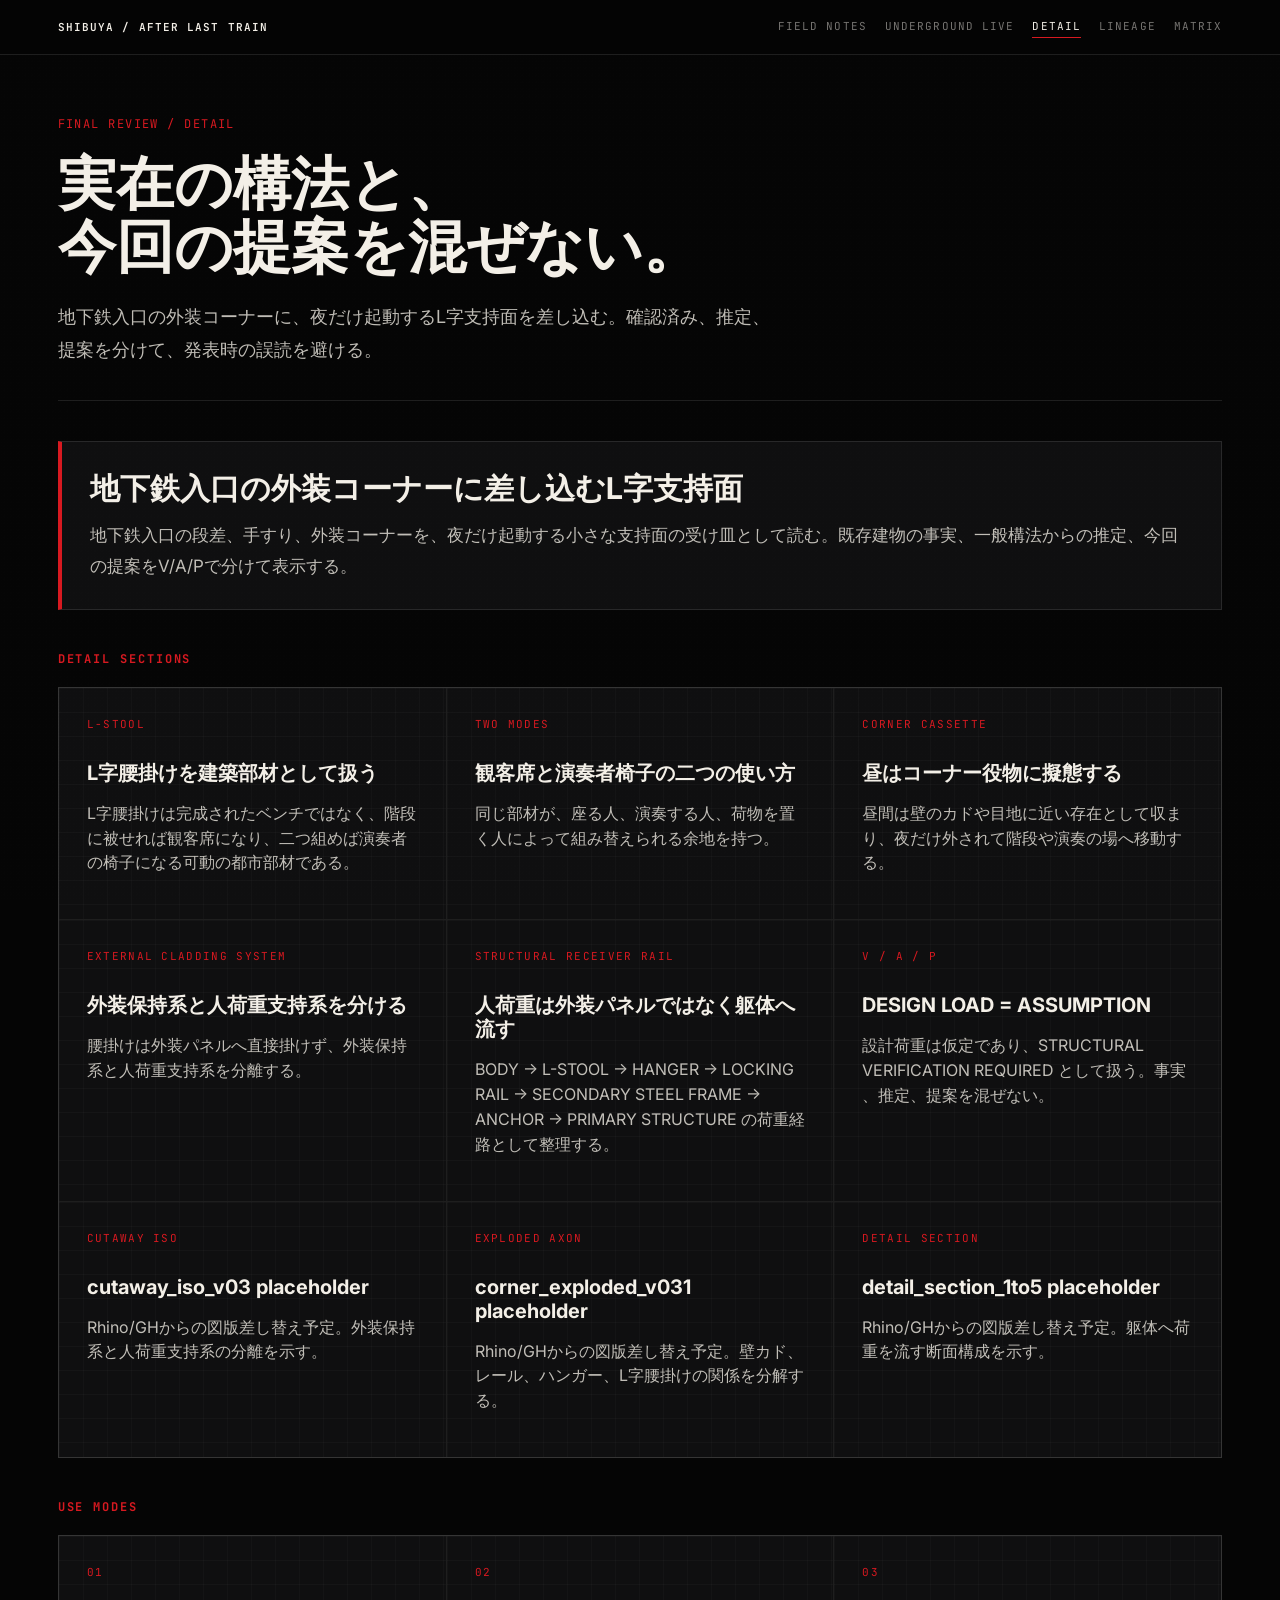
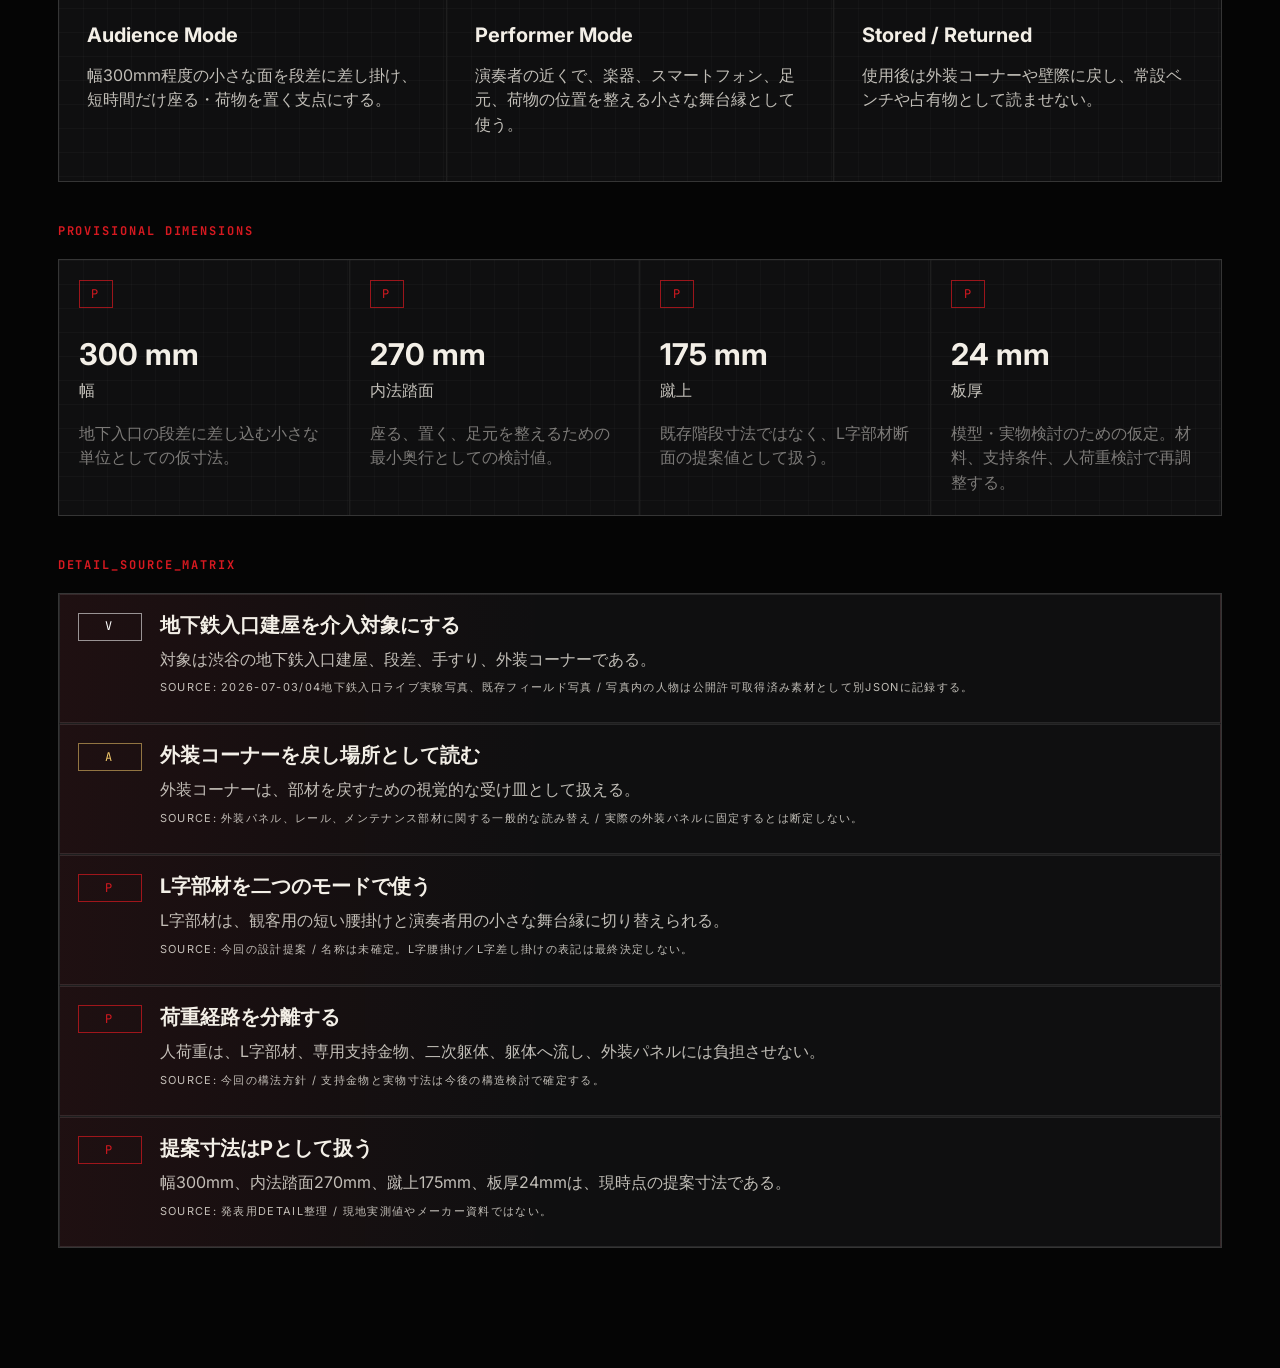
<file: detail/index.html>
<!doctype html>
<html lang="ja">
  <head>
    <meta charset="utf-8">
    <meta name="viewport" content="width=device-width, initial-scale=1">
    <title>Detail | Shibuya After the Last Train</title>
    <meta name="description" content="地下道入口建屋とL字差し掛けの構法、寸法、根拠区分を整理するページ。">
    <meta name="theme-color" content="#050505">
    <link rel="preconnect" href="https://fonts.googleapis.com">
    <link rel="preconnect" href="https://fonts.gstatic.com" crossorigin>
    <link href="https://fonts.googleapis.com/css2?family=Inter:wght@300;400;500;600;700&family=JetBrains+Mono:wght@400;500&family=Noto+Serif+JP:wght@400;500;700&display=swap" rel="stylesheet">
    <link rel="icon" href="data:,">
    <link rel="stylesheet" href="../style.css">
  </head>
  <body class="review-page review-page-detail">
    <a class="skip-link" href="#detail-matrix">本文へ移動</a>
    <div class="grain" aria-hidden="true"></div>

    <header class="review-topbar" aria-label="Sub page header">
      <a class="review-brand" href="../">SHIBUYA / AFTER LAST TRAIN</a>
      <nav class="review-nav" aria-label="Review pages">
        <a href="../fieldnotes/">Field Notes</a>
        <a href="../underground-live/">Underground Live</a>
        <a href="../detail/" aria-current="page">Detail</a>
        <a href="../lineage/">Lineage</a>
        <a href="../#classification">Matrix</a>
      </nav>
    </header>

    <nav class="mobile-route-nav" aria-label="Mobile review navigation">
      <a href="../fieldnotes/">Field</a>
      <a href="../underground-live/">Live</a>
      <a href="../detail/" aria-current="page">Detail</a>
      <a href="../lineage/">Lineage</a>
    </nav>

    <main class="review-main">
      <section class="review-hero">
        <p class="review-kicker">Final Review / Detail</p>
        <h1>実在の構法と、<br>今回の提案を混ぜない。</h1>
        <p>地下鉄入口の外装コーナーに、<br class="mobile-break">夜だけ起動するL字支持面を差し込む。<br class="mobile-break">確認済み、推定、提案を分けて、<br class="mobile-break">発表時の誤読を避ける。</p>
      </section>

      <section class="detail-overview" id="detail-overview"></section>
      <section class="detail-architecture" id="detail-architecture" aria-label="Detail architecture"></section>
      <section class="detail-modes" id="detail-modes" aria-label="Use modes"></section>
      <section class="detail-dimensions" id="detail-dimensions" aria-label="Provisional dimensions"></section>
      <section class="detail-source-matrix" id="detail-matrix" aria-label="Detail source matrix"></section>
    </main>

    <script>
      const overview = document.querySelector("#detail-overview");
      const architecture = document.querySelector("#detail-architecture");
      const modes = document.querySelector("#detail-modes");
      const dims = document.querySelector("#detail-dimensions");
      const matrix = document.querySelector("#detail-matrix");

      function node(tag, className, text) {
        const el = document.createElement(tag);
        if (className) el.className = className;
        if (text != null) {
          el.textContent = text;
          addBreakHints(el);
        }
        return el;
      }

      function addBreakHints(el) {
        const text = el.textContent || "";
        if (!/[\u3040-\u30ff\u3400-\u9fff]/.test(text)) return;
        const escaped = text.replace(/[&<>"]/g, (char) => ({
          "&": "&amp;",
          "<": "&lt;",
          ">": "&gt;",
          "\"": "&quot;"
        })[char]);
        el.innerHTML = escaped.replace(/([\u3040-\u30ff\u3400-\u9fff])/g, "$1<wbr>");
      }

      function badge(type) {
        const b = node("span", "vap-badge vap-" + String(type).toLowerCase(), type);
        return b;
      }

      function render(data) {
        const detail = data.detail || {};
        overview.innerHTML = "";
        const lead = node("article", "review-card detail-lead");
        lead.append(node("h2", "", detail.title || ""));
        lead.append(node("p", "review-card-lead", detail.summary || ""));
        overview.append(lead);

        architecture.innerHTML = '<h2 class="review-section-title">Detail Sections</h2>';
        const sectionGrid = node("div", "review-card-grid detail-section-grid");
        (detail.sections || []).forEach((section, index) => {
          const card = node("article", "review-card compact-card detail-section-card");
          card.append(node("span", "review-card-no", section.label || String(index + 1).padStart(2, "0")));
          card.append(node("h3", "", section.title));
          card.append(node("p", "", section.body));
          sectionGrid.append(card);
        });
        architecture.append(sectionGrid);

        modes.innerHTML = '<h2 class="review-section-title">Use Modes</h2>';
        const modeGrid = node("div", "review-card-grid");
        (detail.modes || []).forEach((mode, index) => {
          const card = node("article", "review-card compact-card");
          card.append(node("span", "review-card-no", String(index + 1).padStart(2, "0")));
          card.append(node("h3", "", mode.name));
          card.append(node("p", "", mode.description));
          modeGrid.append(card);
        });
        modes.append(modeGrid);

        dims.innerHTML = '<h2 class="review-section-title">Provisional Dimensions</h2>';
        const dimGrid = node("div", "dimension-grid");
        (detail.provisional_dimensions || []).forEach((dim) => {
          const card = node("article", "dimension-card");
          card.append(badge(dim.classification));
          card.append(node("strong", "", dim.value));
          card.append(node("span", "", dim.label));
          card.append(node("p", "", dim.note));
          dimGrid.append(card);
        });
        dims.append(dimGrid);

        matrix.innerHTML = '<h2 class="review-section-title">DETAIL_SOURCE_MATRIX</h2>';
        const table = node("div", "source-table");
        (data.sources || []).forEach((source) => {
          const row = node("article", "source-row");
          row.append(badge(source.classification));
          const body = node("div", "");
          body.append(node("h3", "", source.title));
          body.append(node("p", "", source.claim));
          const meta = node("p", "source-meta", "Source: " + source.source + (source.notes ? " / " + source.notes : ""));
          body.append(meta);
          row.append(body);
          table.append(row);
        });
        matrix.append(table);
      }

      fetch("../data/detail_sources.json", { cache: "no-store" })
        .then((res) => {
          if (!res.ok) throw new Error("HTTP " + res.status);
          return res.json();
        })
        .then(render)
        .catch(() => {
          matrix.innerHTML = '<p class="review-load-error">Detail JSONを読み込めませんでした。localhostまたはGitHub Pagesで確認してください。</p>';
        });
    </script>
  </body>
</html>
</file>
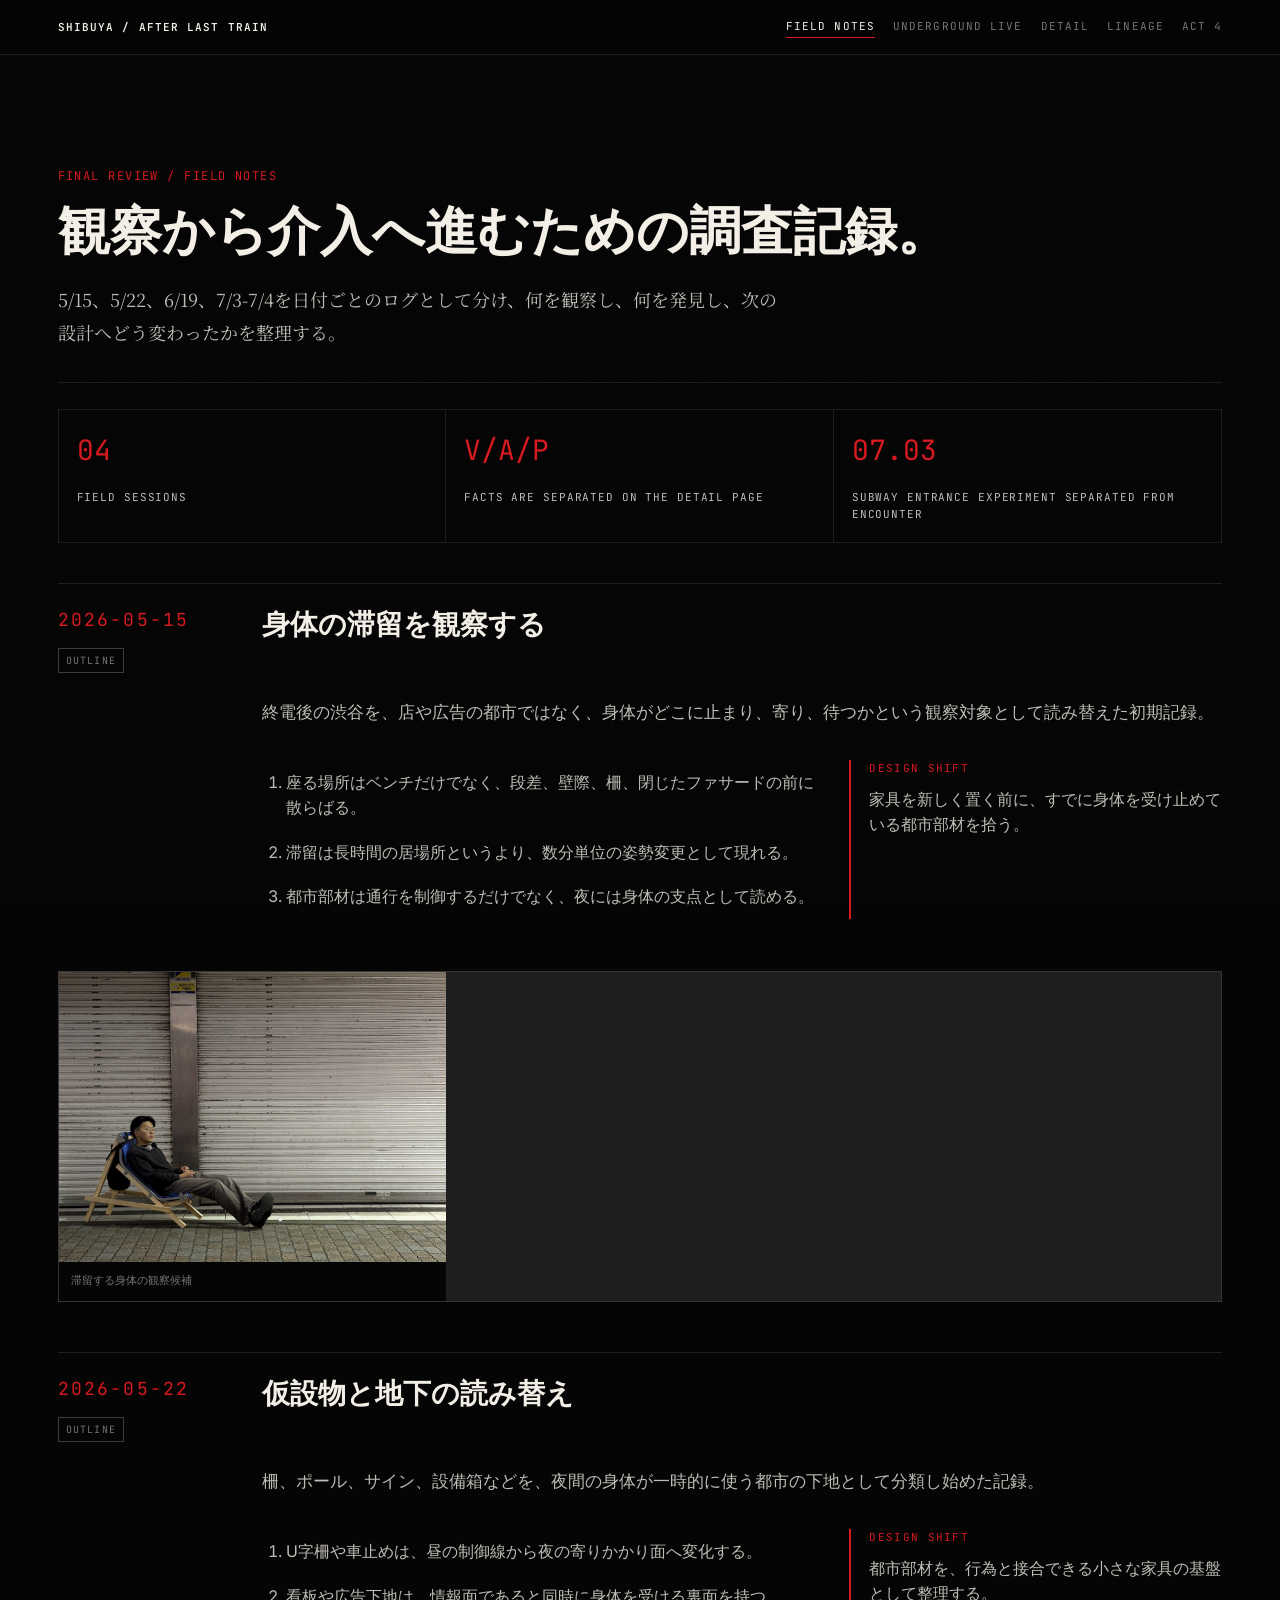
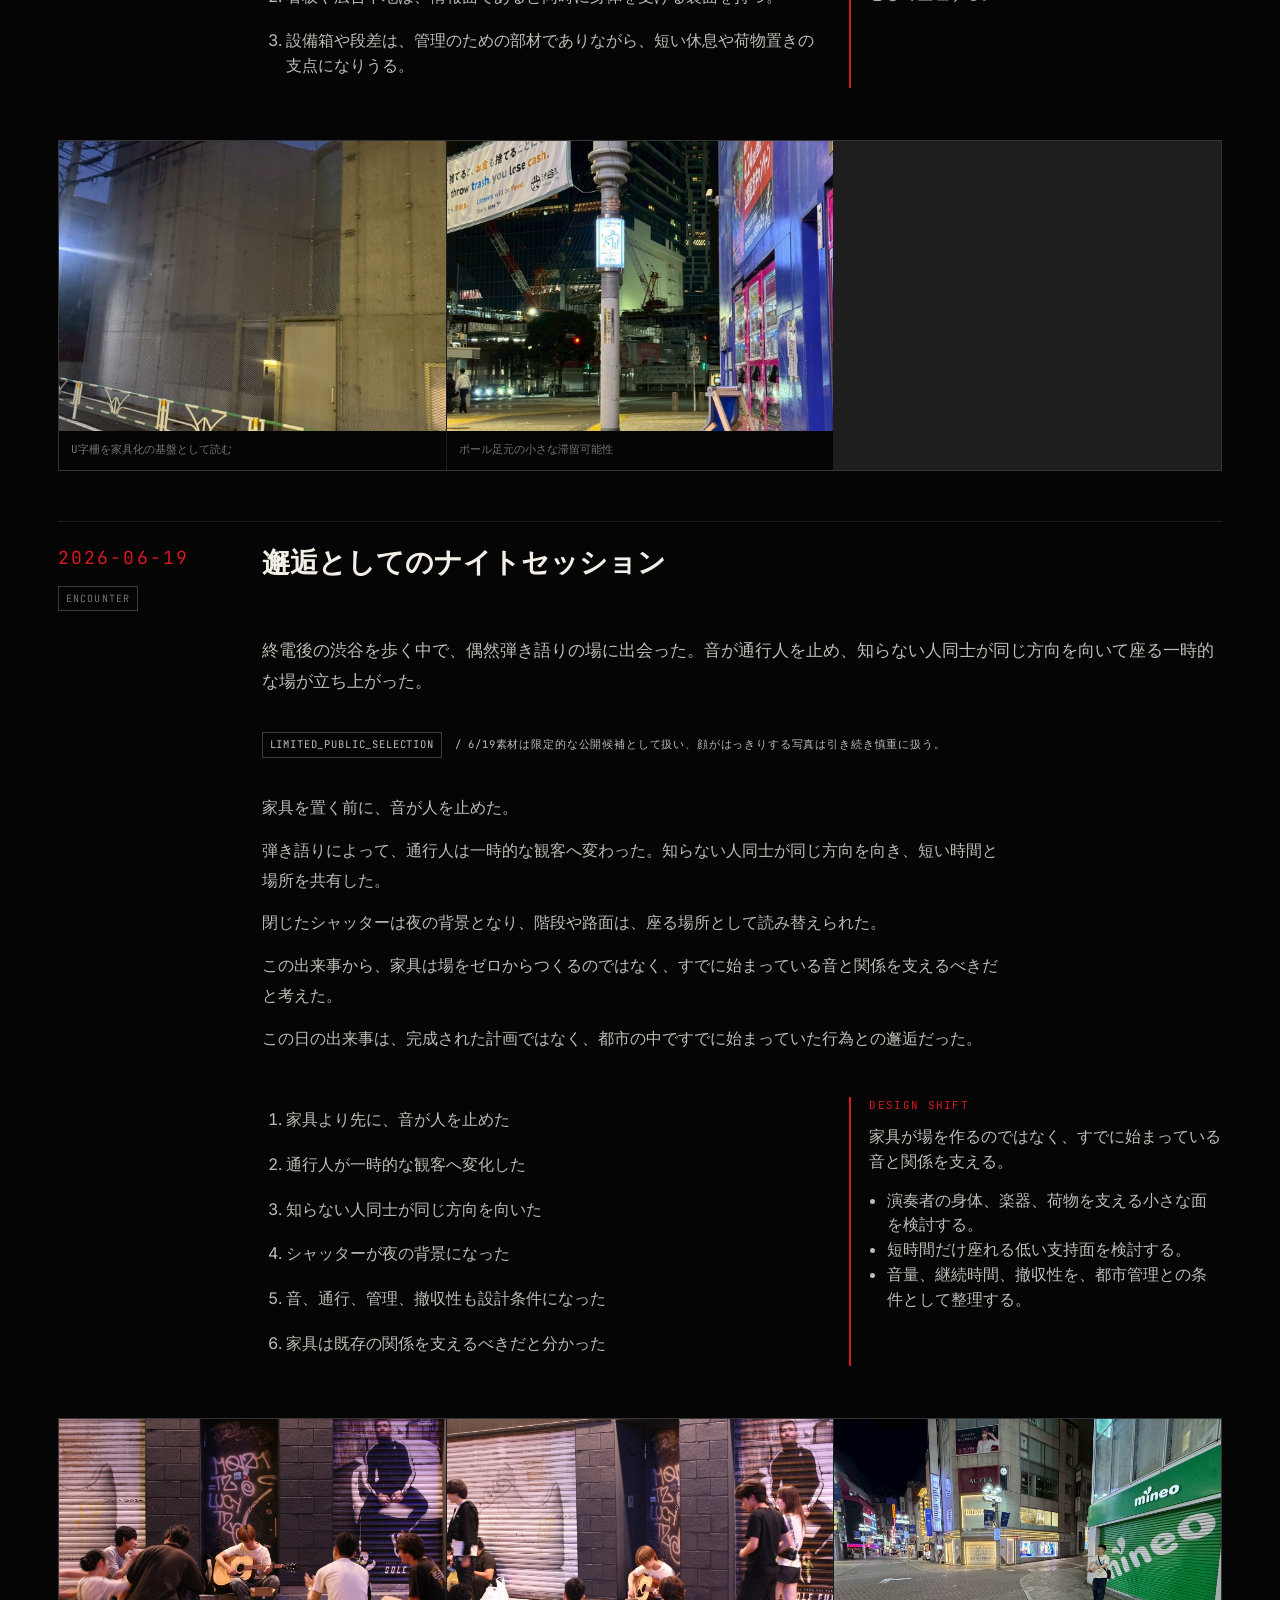
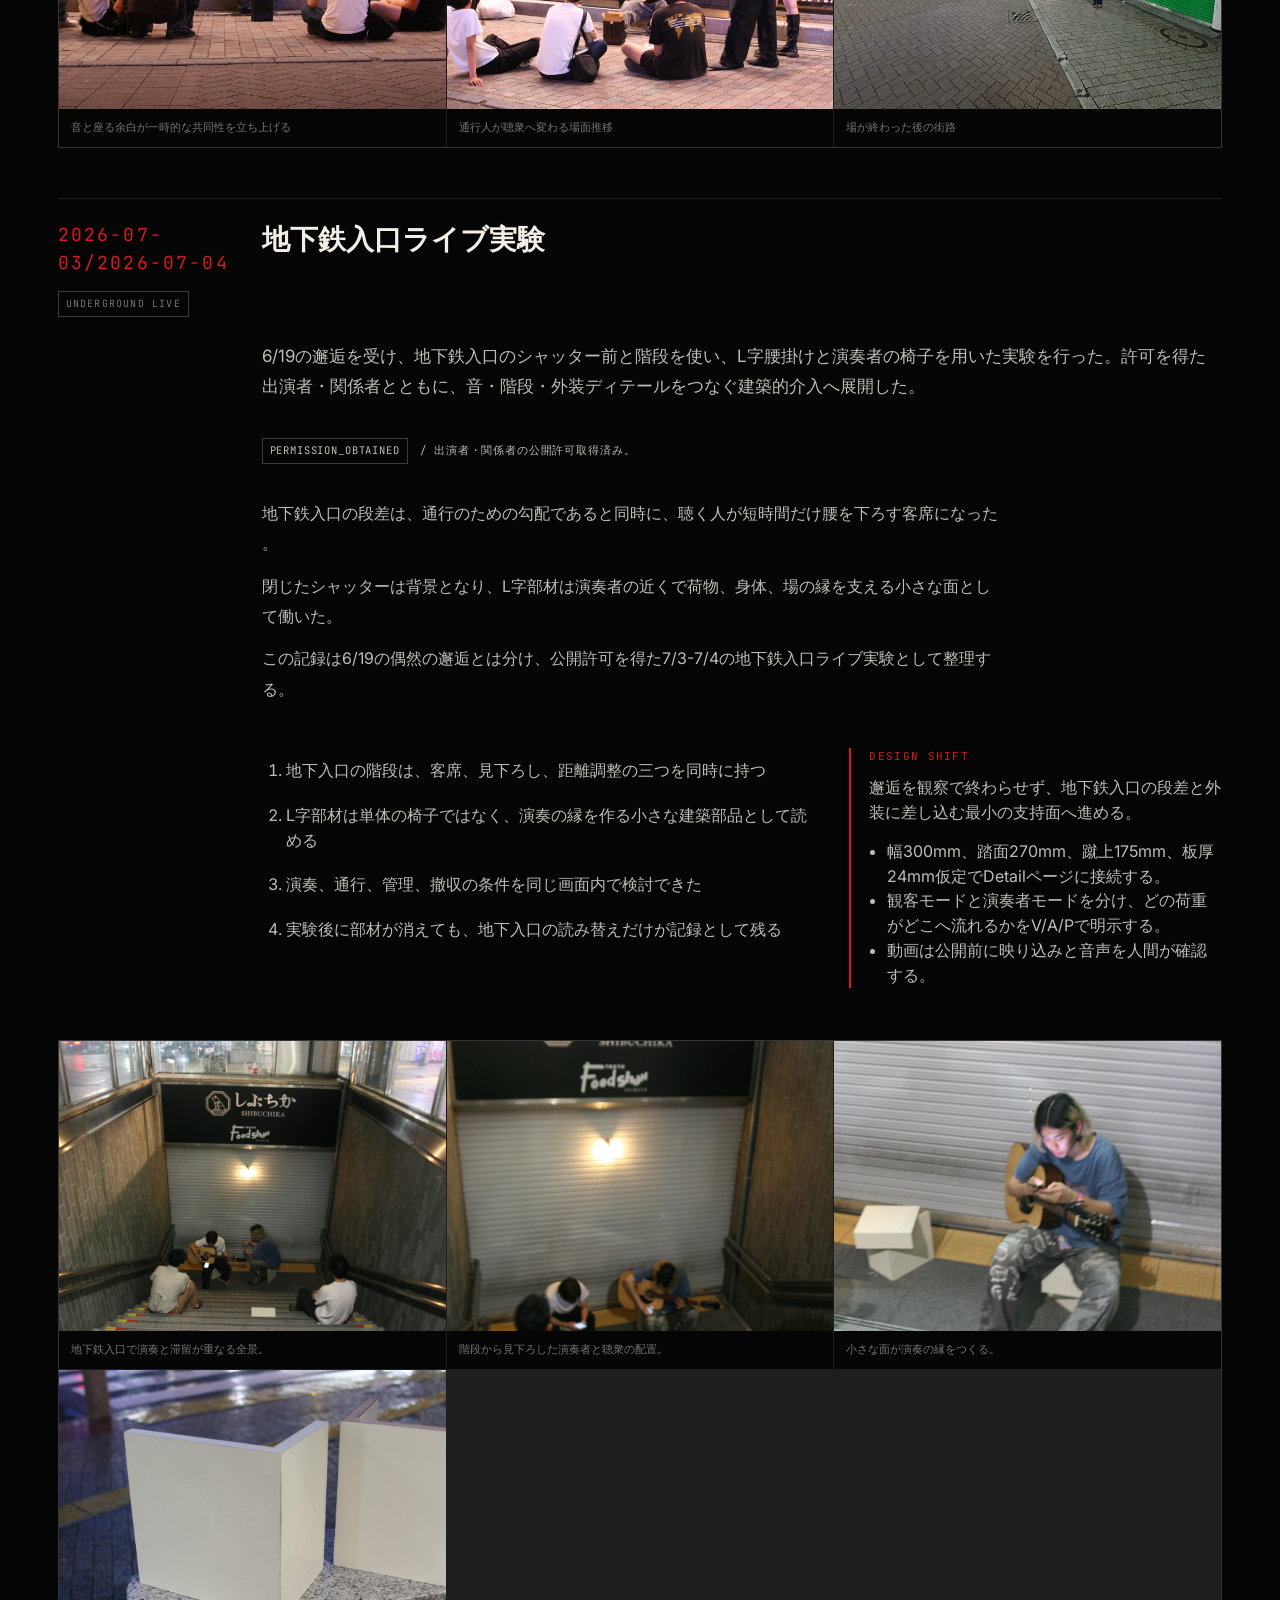
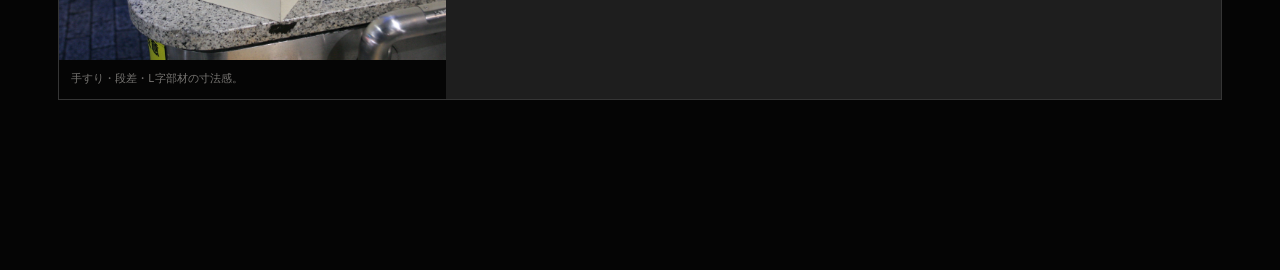
<file: fieldnotes/index.html>
<!doctype html>
<html lang="ja">
  <head>
    <meta charset="utf-8">
    <meta name="viewport" content="width=device-width, initial-scale=1">
    <title>Field Notes | Shibuya After the Last Train</title>
    <meta name="description" content="終電後の渋谷を観察日ごとに整理する調査記録。">
    <meta name="theme-color" content="#050505">
    <link rel="preconnect" href="https://fonts.googleapis.com">
    <link rel="preconnect" href="https://fonts.gstatic.com" crossorigin>
    <link href="https://fonts.googleapis.com/css2?family=Inter:wght@300;400;500;600;700&family=JetBrains+Mono:wght@400;500&family=Noto+Serif+JP:wght@400;500;700&display=swap" rel="stylesheet">
    <link rel="icon" href="data:,">
    <link rel="stylesheet" href="../style.css">
  </head>
  <body class="review-page review-page-fieldnotes">
    <a class="skip-link" href="#fieldnote-list">本文へ移動</a>
    <div class="grain" aria-hidden="true"></div>

    <header class="review-topbar" aria-label="Sub page header">
      <a class="review-brand" href="../">SHIBUYA / AFTER LAST TRAIN</a>
      <nav class="review-nav" aria-label="Review pages">
        <a href="../fieldnotes/" aria-current="page">Field Notes</a>
        <a href="../underground-live/">Underground Live</a>
        <a href="../detail/">Detail</a>
        <a href="../lineage/">Lineage</a>
        <a href="../#night-session-20260619">Act 4</a>
      </nav>
    </header>

    <nav class="mobile-route-nav" aria-label="Mobile review navigation">
      <a href="../fieldnotes/" aria-current="page">Field</a>
      <a href="../underground-live/">Live</a>
      <a href="../detail/">Detail</a>
      <a href="../lineage/">Lineage</a>
    </nav>

    <main class="review-main">
      <section class="review-hero">
        <p class="review-kicker">Final Review / Field Notes</p>
        <h1>観察から介入へ進む<br class="mobile-break">ための調査記録。</h1>
        <p>5/15、5/22、6/19、7/3-7/4を<br class="mobile-break">日付ごとのログとして分け、<br class="mobile-break">何を観察し、何を発見し、<br class="mobile-break">次の設計へどう変わったかを整理する。</p>
      </section>

      <section class="review-summary" aria-label="Field note summary">
        <div>
          <span class="review-stat">04</span>
          <p>field sessions</p>
        </div>
        <div>
          <span class="review-stat">V/A/P</span>
          <p>facts are separated on the detail page</p>
        </div>
        <div>
          <span class="review-stat">07.03</span>
          <p>subway entrance experiment <br class="mobile-break">separated from encounter</p>
        </div>
      </section>

      <section class="review-list" id="fieldnote-list" aria-live="polite"></section>
    </main>

    <script>
      const assetPath = (src) => src && src.startsWith("assets/") ? "../" + src : src;
      const list = document.querySelector("#fieldnote-list");

      function item(tag, className, text) {
        const node = document.createElement(tag);
        if (className) node.className = className;
        if (text != null) {
          node.textContent = text;
          addBreakHints(node);
        }
        return node;
      }

      function addBreakHints(node) {
        const text = node.textContent || "";
        if (!/[\u3040-\u30ff\u3400-\u9fff]/.test(text)) return;
        const escaped = text.replace(/[&<>"]/g, (char) => ({
          "&": "&amp;",
          "<": "&lt;",
          ">": "&gt;",
          "\"": "&quot;"
        })[char]);
        node.innerHTML = escaped.replace(/([\u3040-\u30ff\u3400-\u9fff])/g, "$1<wbr>");
      }

      function render(entries) {
        list.innerHTML = "";
        entries.filter((entry) => entry.visible !== false).forEach((entry) => {
          const article = item("article", "review-card fieldnote-card");

          const head = item("div", "fieldnote-head");
          head.append(item("span", "fieldnote-date", entry.date));
          head.append(item("span", "fieldnote-status", entry.label || entry.status || "draft"));
          article.append(head);

          article.append(item("h2", "", entry.title_ja || entry.title));
          article.append(item("p", "review-card-lead", entry.summary_ja || entry.summary));
          if (entry.privacy_status || entry.consent_status || entry.privacy_note) {
            const privacy = item("p", "fieldnote-privacy");
            privacy.append(item("span", "", entry.privacy_status || entry.consent_status || "review_required"));
            privacy.append(document.createTextNode(entry.privacy_note ? " / " + entry.privacy_note : ""));
            article.append(privacy);
          }
          if (entry.body && entry.body.length) {
            const story = item("div", "fieldnote-story");
            entry.body.forEach((text) => story.append(item("p", "", text)));
            article.append(story);
          }

          const body = item("div", "fieldnote-body");
          const findings = item("ol", "review-number-list");
          (entry.findings || []).forEach((finding) => {
            const li = item("li", "", finding);
            findings.append(li);
          });
          body.append(findings);

          const aside = item("aside", "fieldnote-shift");
          aside.append(item("span", "", "Design Shift"));
          aside.append(item("p", "", entry.design_shift || ""));
          if (entry.next_design && entry.next_design.length) {
            const next = item("ul", "review-mini-list");
            entry.next_design.forEach((text) => next.append(item("li", "", text)));
            aside.append(next);
          }
          body.append(aside);
          article.append(body);

          if (entry.media && entry.media.length) {
            const grid = item("div", "review-media-grid");
            entry.media.forEach((media) => {
              const fig = item("figure", "");
              const img = item("img");
              img.src = assetPath(media.src);
              img.alt = media.caption || entry.title_ja || entry.title;
              img.loading = "lazy";
              fig.append(img);
              fig.append(item("figcaption", "", media.caption || ""));
              grid.append(fig);
            });
            article.append(grid);
          }

          list.append(article);
        });
      }

      fetch("../data/fieldnotes.json", { cache: "no-store" })
        .then((res) => {
          if (!res.ok) throw new Error("HTTP " + res.status);
          return res.json();
        })
        .then((data) => render(data.entries || []))
        .catch(() => {
          list.innerHTML = '<p class="review-load-error">Field Notes JSONを読み込めませんでした。localhostまたはGitHub Pagesで確認してください。</p>';
        });
    </script>
  </body>
</html>
</file>
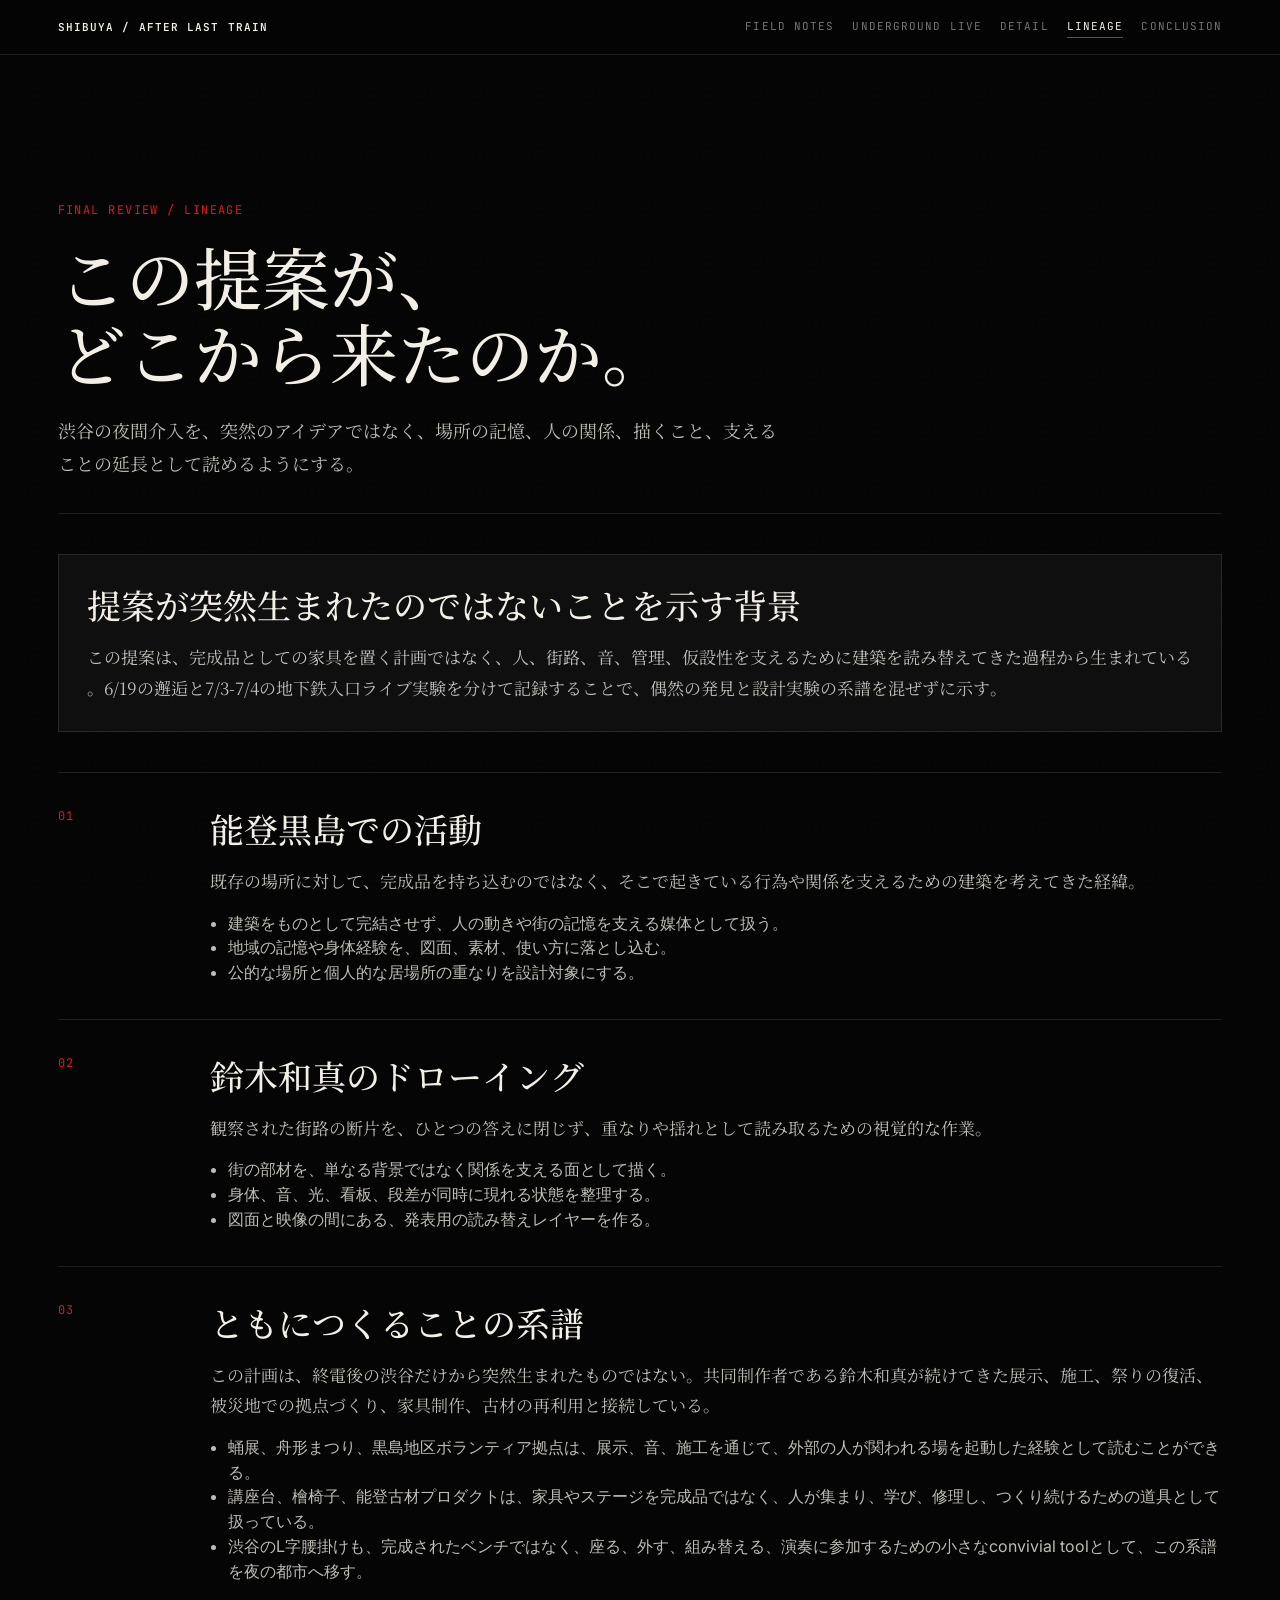
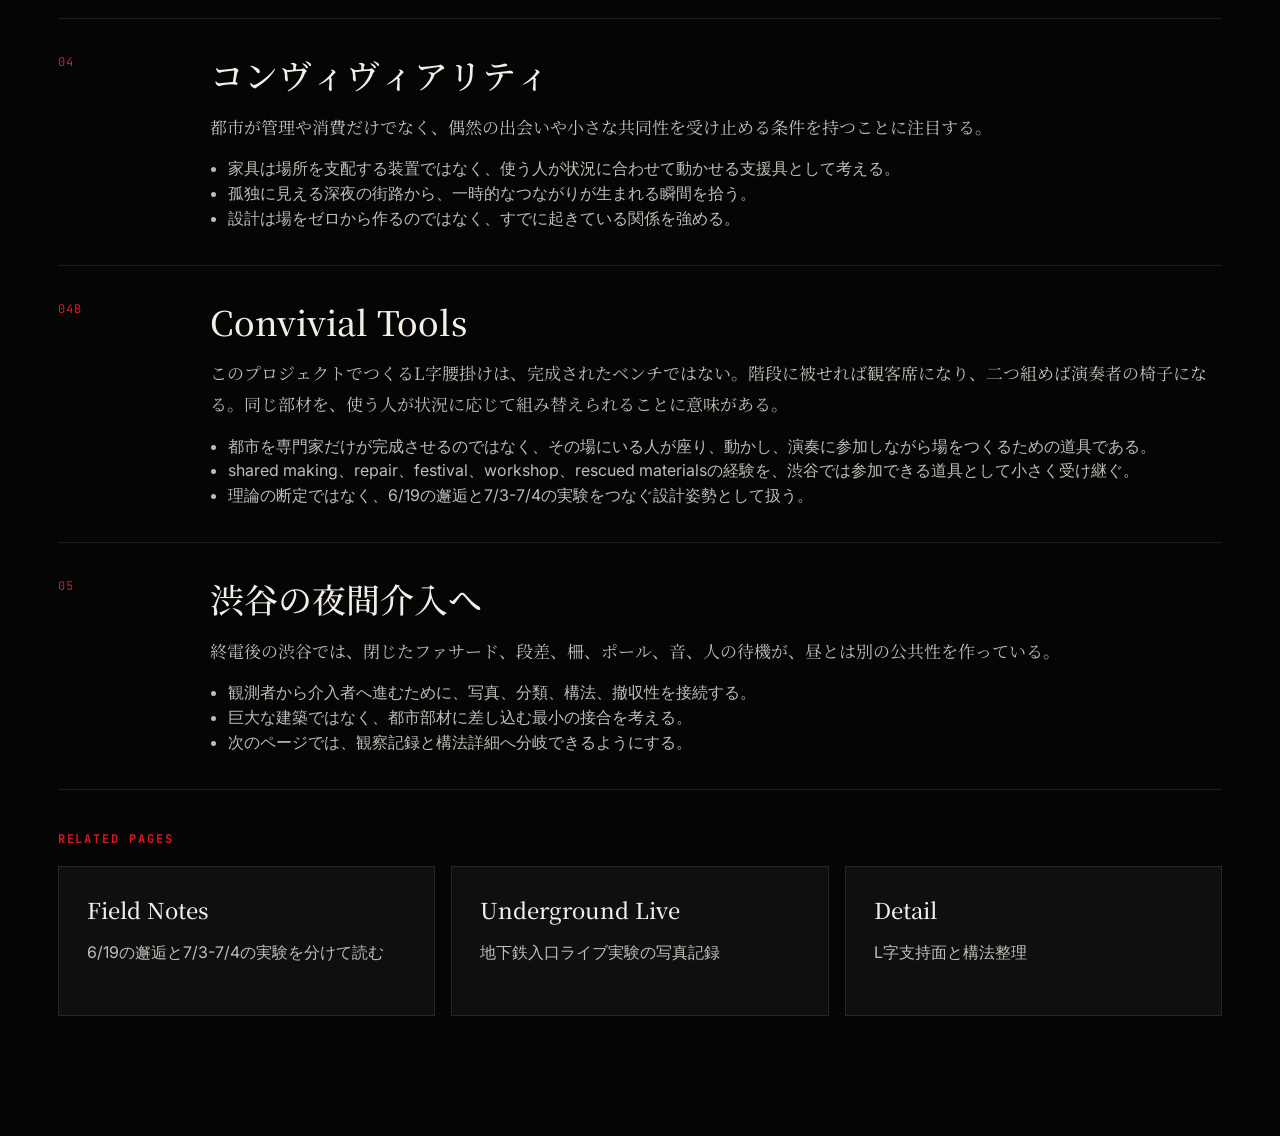
<file: lineage/index.html>
<!doctype html>
<html lang="ja">
  <head>
    <meta charset="utf-8">
    <meta name="viewport" content="width=device-width, initial-scale=1">
    <title>Lineage | Shibuya After the Last Train</title>
    <meta name="description" content="終電後の渋谷への介入が生まれた背景と設計の系譜。">
    <meta name="theme-color" content="#050505">
    <link rel="preconnect" href="https://fonts.googleapis.com">
    <link rel="preconnect" href="https://fonts.gstatic.com" crossorigin>
    <link href="https://fonts.googleapis.com/css2?family=Inter:wght@300;400;500;600;700&family=JetBrains+Mono:wght@400;500&family=Noto+Serif+JP:wght@400;500;700&display=swap" rel="stylesheet">
    <link rel="icon" href="data:,">
    <link rel="stylesheet" href="../style.css">
  </head>
  <body class="review-page review-page-lineage">
    <a class="skip-link" href="#lineage-list">本文へ移動</a>
    <div class="grain" aria-hidden="true"></div>

    <header class="review-topbar" aria-label="Sub page header">
      <a class="review-brand" href="../">SHIBUYA / AFTER LAST TRAIN</a>
      <nav class="review-nav" aria-label="Review pages">
        <a href="../fieldnotes/">Field Notes</a>
        <a href="../underground-live/">Underground Live</a>
        <a href="../detail/">Detail</a>
        <a href="../lineage/" aria-current="page">Lineage</a>
        <a href="../#conclusion">Conclusion</a>
      </nav>
    </header>

    <nav class="mobile-route-nav" aria-label="Mobile review navigation">
      <a href="../fieldnotes/">Field</a>
      <a href="../underground-live/">Live</a>
      <a href="../detail/">Detail</a>
      <a href="../lineage/" aria-current="page">Lineage</a>
    </nav>

    <main class="review-main">
      <section class="review-hero">
        <p class="review-kicker">Final Review / Lineage</p>
        <h1>この提案が、<br>どこから来たのか。</h1>
        <p>渋谷の夜間介入を、突然のアイデアではなく、<br class="mobile-break">場所の記憶、人の関係、描くこと、<br class="mobile-break">支えることの延長として読めるようにする。</p>
      </section>

      <section class="lineage-intro review-card" id="lineage-intro"></section>
      <section class="lineage-list" id="lineage-list"></section>
      <section class="lineage-links" id="lineage-links" aria-label="Related pages"></section>
    </main>

    <script>
      const intro = document.querySelector("#lineage-intro");
      const list = document.querySelector("#lineage-list");
      const links = document.querySelector("#lineage-links");

      function make(tag, className, text) {
        const el = document.createElement(tag);
        if (className) el.className = className;
        if (text != null) {
          el.textContent = text;
          addBreakHints(el);
        }
        return el;
      }

      function addBreakHints(el) {
        const text = el.textContent || "";
        if (!/[\u3040-\u30ff\u3400-\u9fff]/.test(text)) return;
        const escaped = text.replace(/[&<>"]/g, (char) => ({
          "&": "&amp;",
          "<": "&lt;",
          ">": "&gt;",
          "\"": "&quot;"
        })[char]);
        el.innerHTML = escaped.replace(/([\u3040-\u30ff\u3400-\u9fff])/g, "$1<wbr>");
      }

      function render(data) {
        intro.innerHTML = "";
        intro.append(make("h2", "", data.meta ? data.meta.subtitle : "Lineage"));
        intro.append(make("p", "review-card-lead", data.intro || ""));

        list.innerHTML = "";
        (data.sections || []).forEach((section) => {
          const article = make("article", "lineage-item");
          article.append(make("span", "lineage-label", section.label));
          const body = make("div", "");
          body.append(make("h2", "", section.title));
          body.append(make("p", "review-card-lead", section.summary));
          const ul = make("ul", "review-mini-list");
          (section.points || []).forEach((point) => ul.append(make("li", "", point)));
          body.append(ul);
          article.append(body);
          list.append(article);
        });

        links.innerHTML = '<h2 class="review-section-title">Related Pages</h2>';
        const grid = make("div", "review-card-grid");
        (data.links || []).forEach((link) => {
          const a = make("a", "review-card link-card");
          a.href = link.href;
          a.append(make("h3", "", link.label));
          a.append(make("p", "", link.description));
          grid.append(a);
        });
        links.append(grid);
      }

      fetch("../data/lineage.json", { cache: "no-store" })
        .then((res) => {
          if (!res.ok) throw new Error("HTTP " + res.status);
          return res.json();
        })
        .then(render)
        .catch(() => {
          list.innerHTML = '<p class="review-load-error">Lineage JSONを読み込めませんでした。localhostまたはGitHub Pagesで確認してください。</p>';
        });
    </script>
  </body>
</html>
</file>
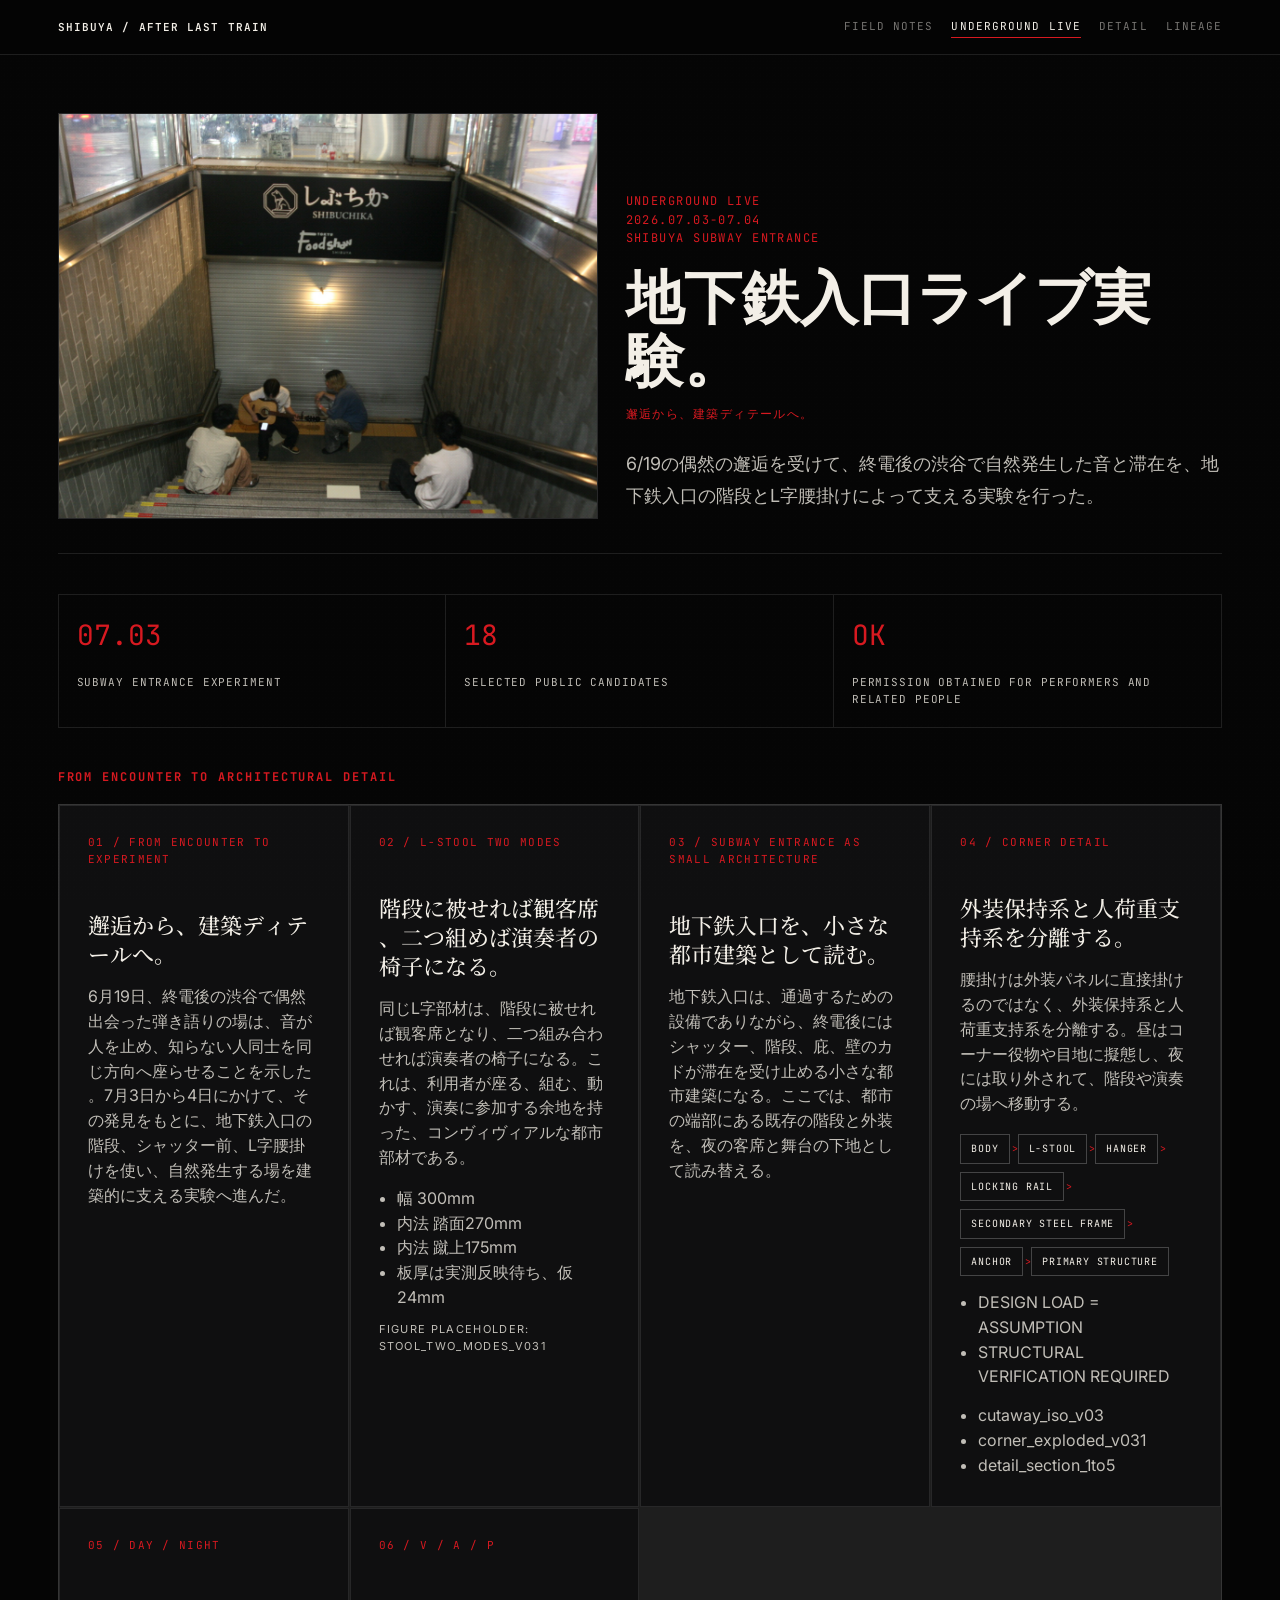
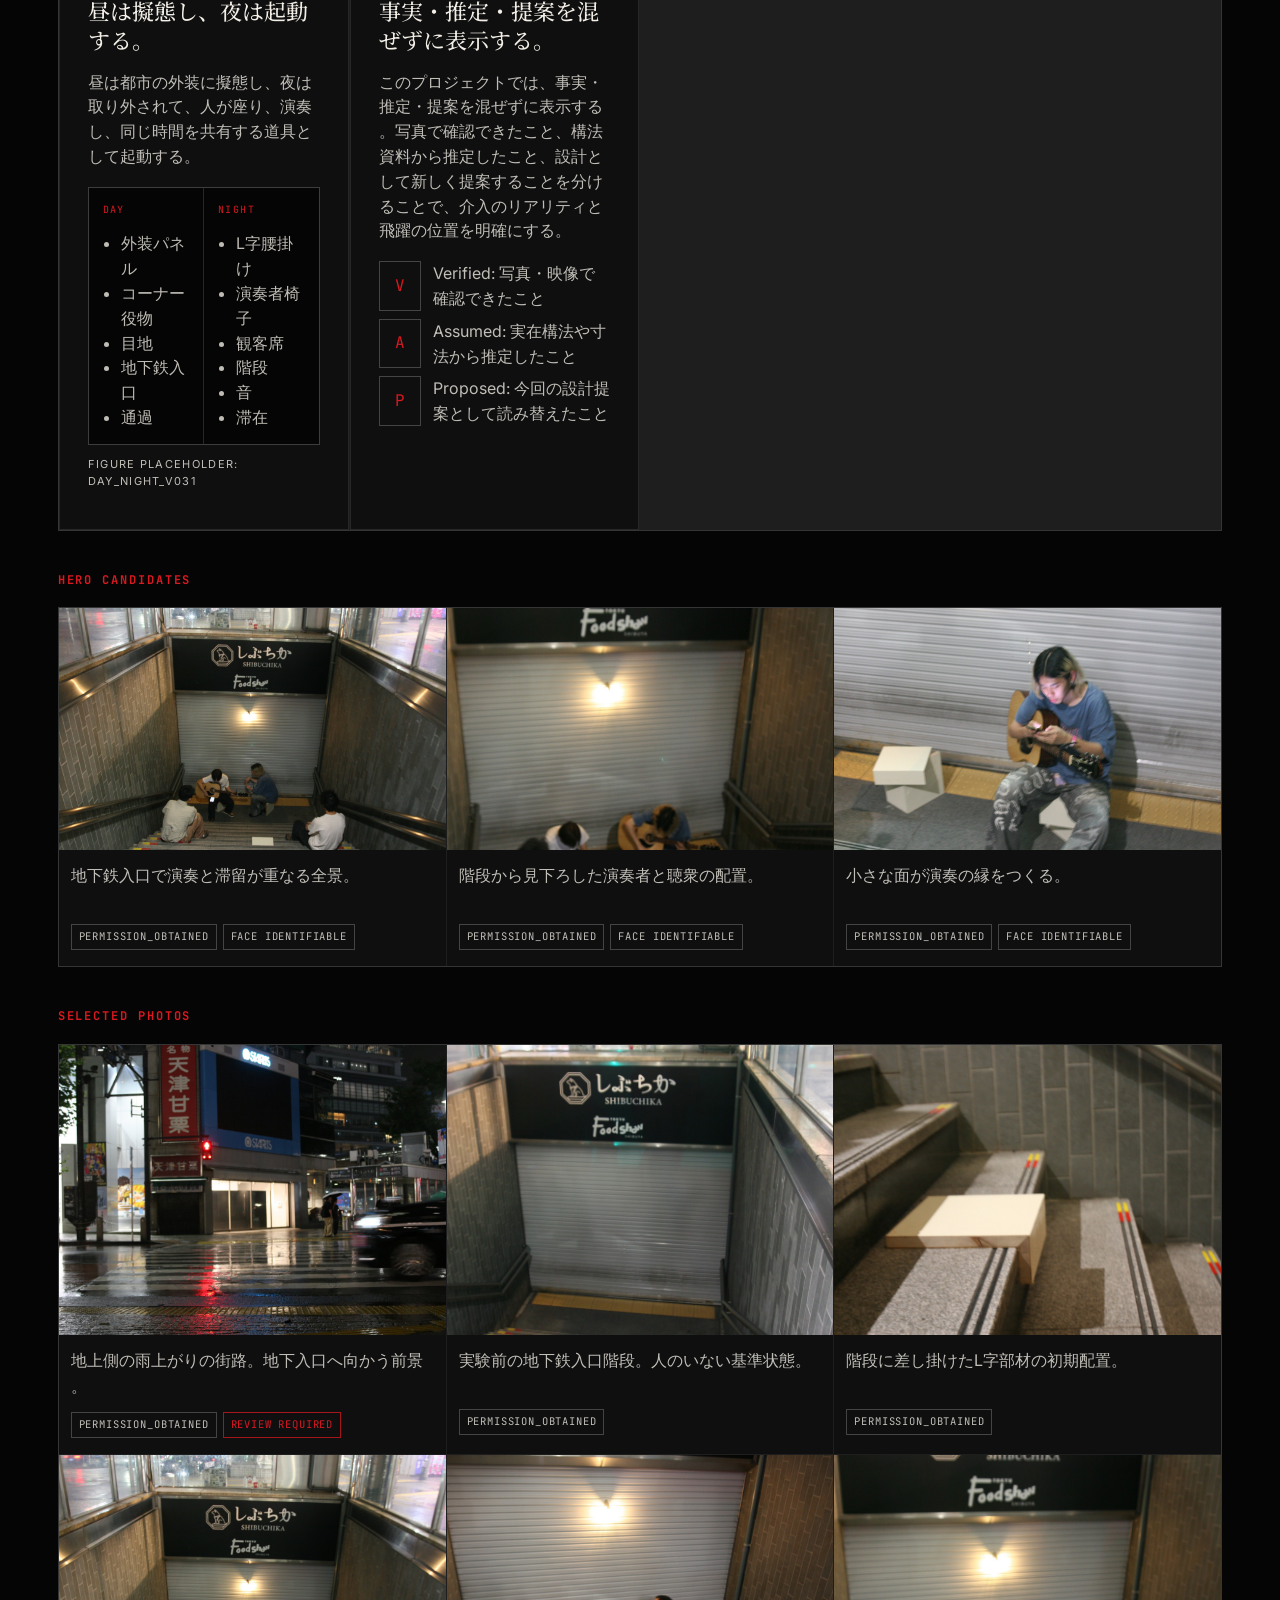
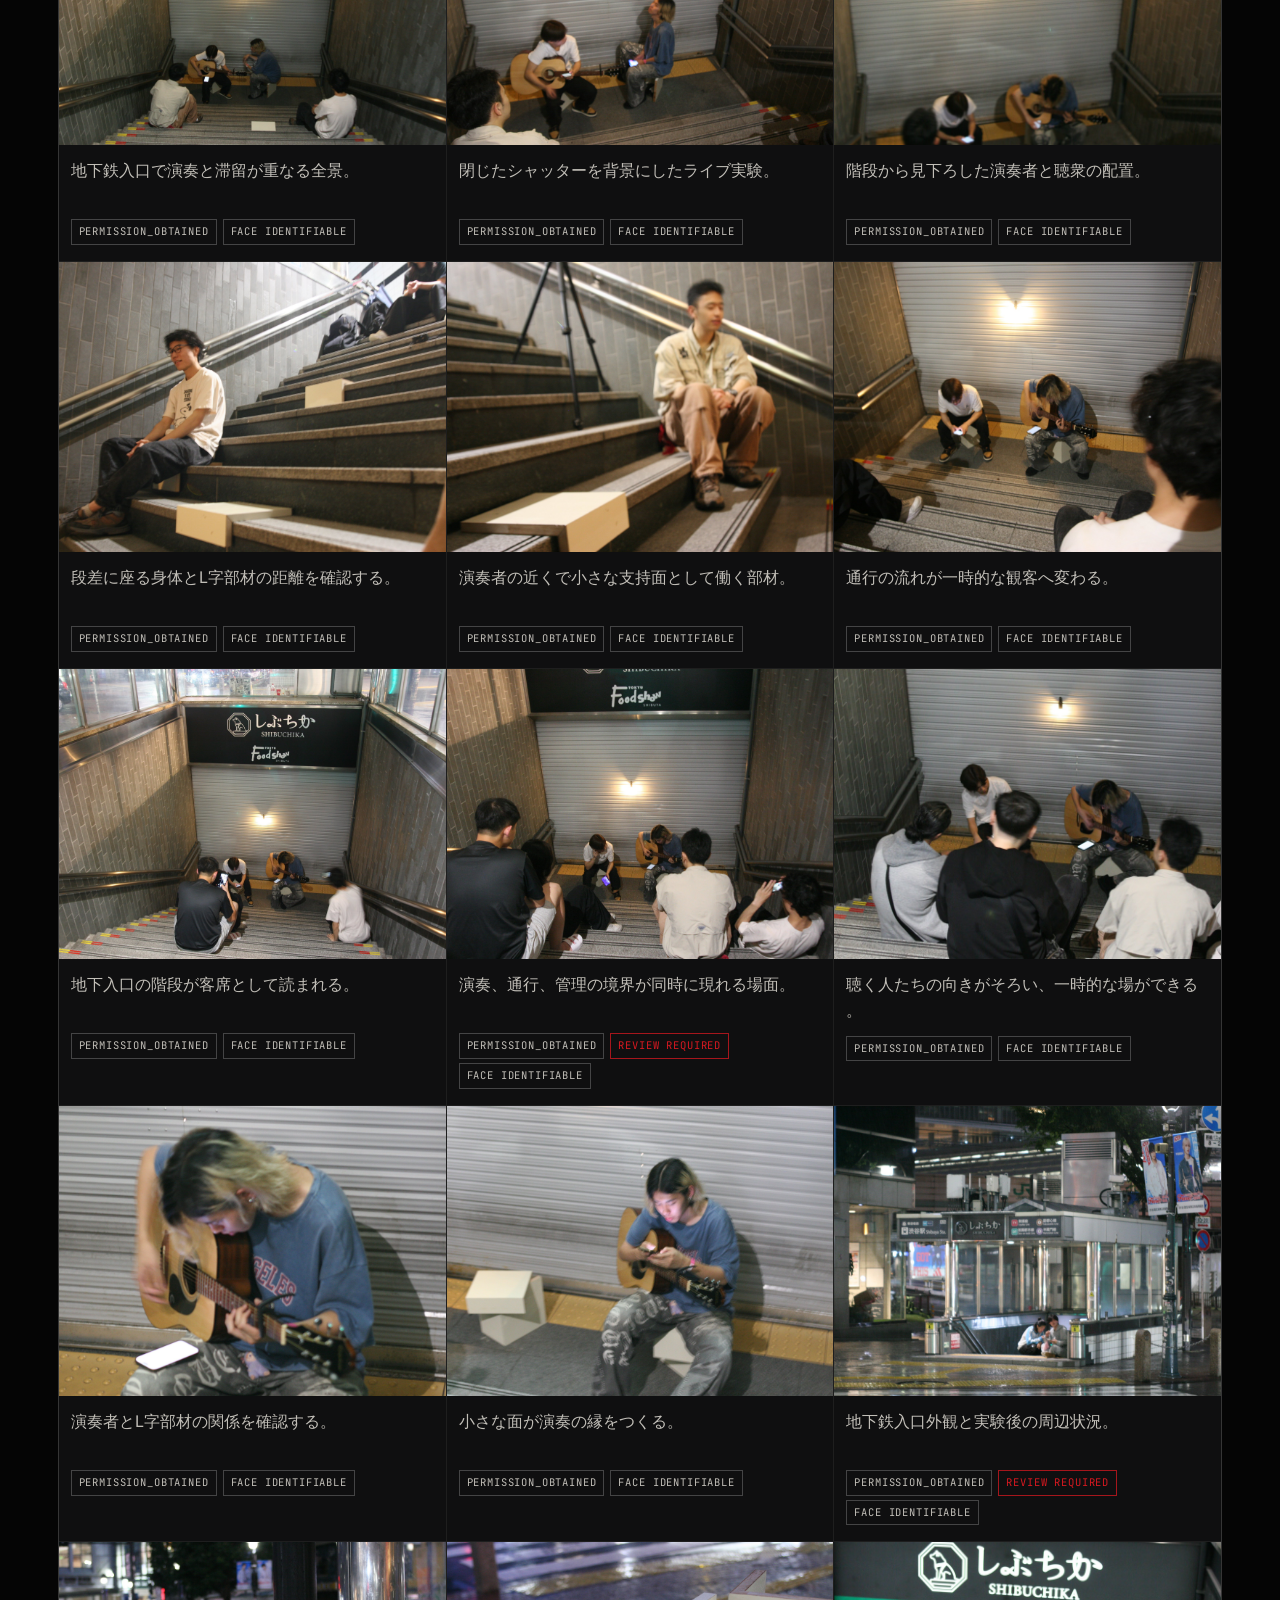
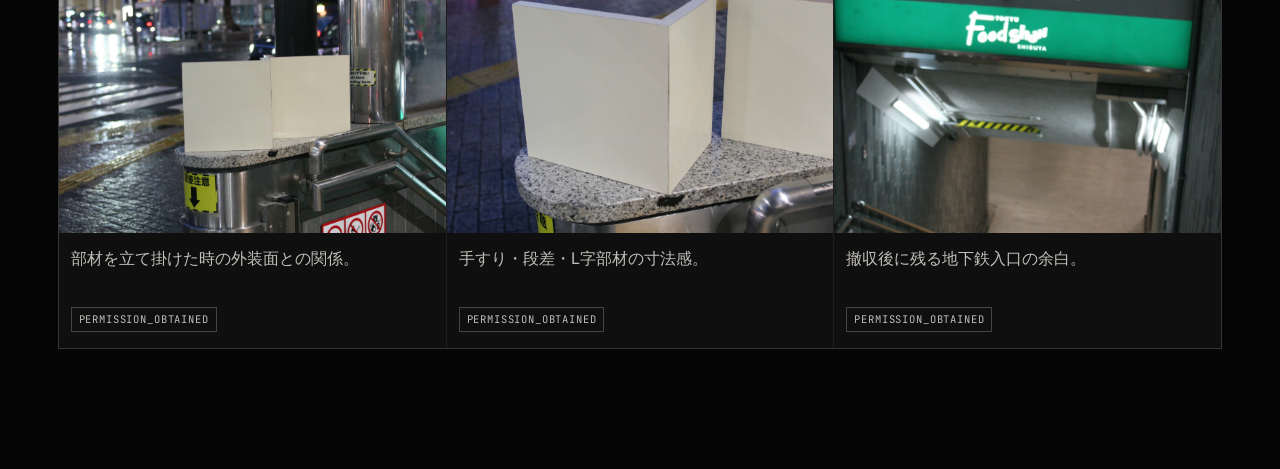
<file: underground-live/index.html>
<!doctype html>
<html lang="ja">
  <head>
    <meta charset="utf-8">
    <meta name="viewport" content="width=device-width, initial-scale=1">
    <title>Underground Live | Shibuya After the Last Train</title>
    <meta name="description" content="2026年7月3日から7月4日の地下鉄入口ライブ実験。邂逅から建築ディテールへ進む記録。">
    <meta name="theme-color" content="#050505">
    <link rel="preconnect" href="https://fonts.googleapis.com">
    <link rel="preconnect" href="https://fonts.gstatic.com" crossorigin>
    <link href="https://fonts.googleapis.com/css2?family=Inter:wght@300;400;500;600;700&family=JetBrains+Mono:wght@400;500&family=Noto+Serif+JP:wght@400;500;700&display=swap" rel="stylesheet">
    <link rel="icon" href="data:,">
    <link rel="stylesheet" href="../style.css">
  </head>
  <body class="review-page review-page-underground">
    <a class="skip-link" href="#underground-story">本文へ移動</a>
    <div class="grain" aria-hidden="true"></div>

    <header class="review-topbar" aria-label="Sub page header">
      <a class="review-brand" href="../">SHIBUYA / AFTER LAST TRAIN</a>
      <nav class="review-nav" aria-label="Review pages">
        <a href="../fieldnotes/">Field Notes</a>
        <a href="../underground-live/" aria-current="page">Underground Live</a>
        <a href="../detail/">Detail</a>
        <a href="../lineage/">Lineage</a>
      </nav>
    </header>

    <nav class="mobile-route-nav" aria-label="Mobile review navigation">
      <a href="../fieldnotes/">Field</a>
      <a href="../underground-live/" aria-current="page">Live</a>
      <a href="../detail/">Detail</a>
      <a href="../lineage/">Lineage</a>
    </nav>

    <main class="review-main">
      <section class="review-hero underground-hero">
        <figure class="underground-hero-photo">
          <img src="../assets/field/2026-07-03-underground-live/hero/2026-07-03_underground-live_004_subway-live-overview.jpg" alt="地下鉄入口で演奏と滞留が重なる全景">
        </figure>
        <div class="underground-hero-copy">
          <p class="review-kicker underground-kicker">UNDERGROUND LIVE<br>2026.07.03-07.04<br>SHIBUYA SUBWAY ENTRANCE</p>
          <h1>地下鉄入口ライブ実験。</h1>
          <p class="underground-subtitle">邂逅から、建築ディテールへ。</p>
          <p>6/19の偶然の邂逅を受けて、<br class="mobile-break">終電後の渋谷で自然発生した音と滞在を、<br class="mobile-break">地下鉄入口の階段とL字腰掛けによって<br class="mobile-break">支える実験を行った。</p>
        </div>
      </section>

      <section class="review-summary underground-summary" aria-label="Underground live summary">
        <div>
          <span class="review-stat">07.03</span>
          <p>subway entrance experiment</p>
        </div>
        <div>
          <span class="review-stat">18</span>
          <p>selected public candidates</p>
        </div>
        <div>
          <span class="review-stat">OK</span>
          <p>permission obtained for performers and related people</p>
        </div>
      </section>

      <section class="underground-story" id="underground-story" aria-label="Experiment sections"></section>
      <section class="underground-heroes" id="underground-heroes" aria-label="Hero candidates"></section>
      <section class="underground-gallery" id="underground-gallery" aria-label="Selected media"></section>
    </main>

    <script>
      const story = document.querySelector("#underground-story");
      const heroes = document.querySelector("#underground-heroes");
      const gallery = document.querySelector("#underground-gallery");
      const assetPath = (src) => src && src.startsWith("assets/") ? "../" + src : src;

      function make(tag, className, text) {
        const el = document.createElement(tag);
        if (className) el.className = className;
        if (text != null) {
          el.textContent = text;
          addBreakHints(el);
        }
        return el;
      }

      function addBreakHints(el) {
        const text = el.textContent || "";
        if (!/[\u3040-\u30ff\u3400-\u9fff]/.test(text)) return;
        const escaped = text.replace(/[&<>"]/g, (char) => ({
          "&": "&amp;",
          "<": "&lt;",
          ">": "&gt;",
          "\"": "&quot;"
        })[char]);
        el.innerHTML = escaped.replace(/([\u3040-\u30ff\u3400-\u9fff])/g, "$1<wbr>");
      }

      function privacy(item) {
        const line = make("p", "privacy-line");
        line.append(make("span", "privacy-pill", item.consent_status || "permission_obtained"));
        if (item.review_required) line.append(make("span", "privacy-pill warning", "review required"));
        if (item.face_identifiable) line.append(make("span", "privacy-pill", "face identifiable"));
        return line;
      }

      function appendList(card, className, items) {
        if (!items || !items.length) return;
        const ul = make("ul", className);
        items.forEach((text) => ul.append(make("li", "", text)));
        card.append(ul);
      }

      function render(data, manifest) {
        story.innerHTML = '<h2 class="review-section-title">From Encounter to Architectural Detail</h2>';
        const storyGrid = make("div", "review-card-grid underground-story-grid");
        (data.sections || []).forEach((section) => {
          const card = make("article", "review-card compact-card");
          card.append(make("span", "review-card-no", section.label));
          card.append(make("h3", "", section.title));
          card.append(make("p", "", section.body));
          appendList(card, "review-mini-list underground-dimensions", section.dimensions);
          appendList(card, "load-path-list", section.load_path);
          appendList(card, "review-mini-list", section.notes);
          appendList(card, "review-mini-list", section.placeholders);
          if (section.day || section.night) {
            const pair = make("div", "day-night-pair");
            const day = make("div", "");
            day.append(make("span", "day-night-label", "DAY"));
            appendList(day, "review-mini-list", section.day);
            const night = make("div", "");
            night.append(make("span", "day-night-label", "NIGHT"));
            appendList(night, "review-mini-list", section.night);
            pair.append(day, night);
            card.append(pair);
          }
          if (section.legend) {
            const legend = make("dl", "vap-legend-list");
            Object.entries(section.legend).forEach(([key, value]) => {
              legend.append(make("dt", "", key));
              legend.append(make("dd", "", value));
            });
            card.append(legend);
          }
          if (section.placeholder) {
            card.append(make("p", "source-meta", "Figure placeholder: " + section.placeholder));
          }
          storyGrid.append(card);
        });
        story.append(storyGrid);

        heroes.innerHTML = '<h2 class="review-section-title">Hero Candidates</h2>';
        const heroGrid = make("div", "underground-hero-grid");
        (manifest.hero_candidates || []).forEach((item) => {
          const fig = make("figure", "underground-photo-card hero-candidate");
          const img = make("img");
          img.src = assetPath(item.hero_path);
          img.alt = item.caption_ja || item.caption;
          img.loading = "lazy";
          fig.append(img);
          fig.append(make("figcaption", "", item.caption_ja || item.caption));
          fig.append(privacy(item));
          heroGrid.append(fig);
        });
        heroes.append(heroGrid);

        gallery.innerHTML = '<h2 class="review-section-title">Selected Photos</h2>';
        const grid = make("div", "underground-gallery-grid");
        (manifest.selected || []).forEach((item) => {
          const fig = make("figure", "underground-photo-card");
          const img = make("img");
          img.src = assetPath(item.path);
          img.alt = item.caption_ja || item.caption;
          img.loading = "lazy";
          fig.append(img);
          fig.append(make("figcaption", "", item.caption_ja || item.caption));
          fig.append(privacy(item));
          grid.append(fig);
        });
        gallery.append(grid);
      }

      Promise.all([
        fetch("../data/intervention_20260703.json", { cache: "no-store" }).then((res) => {
          if (!res.ok) throw new Error("intervention " + res.status);
          return res.json();
        }),
        fetch("../assets/field/2026-07-03-underground-live/photo_manifest.json", { cache: "no-store" }).then((res) => {
          if (!res.ok) throw new Error("manifest " + res.status);
          return res.json();
        })
      ])
        .then(([data, manifest]) => render(data, manifest))
        .catch(() => {
          gallery.innerHTML = '<p class="review-load-error">Underground Live JSONを読み込めませんでした。localhostまたはGitHub Pagesで確認してください。</p>';
        });
    </script>
  </body>
</html>
</file>
<file: style.css>
/* =====================================================
   SHIBUYA AFTER LAST TRAIN — Claude Code Edition
   Urban Observation Interface / Editorial-Cinematic
   ===================================================== */

/* ---------- 1. Reset & tokens ---------- */
*,
*::before,
*::after { box-sizing: border-box; }

:root {
  /* color */
  --bg: #050505;
  --bg-soft: #0c0c0d;
  --bg-card: #111112;
  --bg-card-2: #161618;
  --line: rgba(255, 255, 255, 0.10);
  --line-strong: rgba(255, 255, 255, 0.22);
  --ink: #f3efe7;
  --ink-soft: rgba(243, 239, 231, 0.78);
  --ink-mute: rgba(243, 239, 231, 0.48);
  --ink-faint: rgba(243, 239, 231, 0.28);
  --accent: #d71920;            /* DESIGN.md: single red accent */
  --accent-warm: #d71920;
  --accent-cool: #d71920;
  --legend-stay:  #d71920;
  --legend-site:  #d71920;
  --legend-used:  #d71920;
  --legend-work:  #d71920;

  /* type */
  --font-sans: "Inter", "Helvetica Neue", Helvetica, Arial, sans-serif;
  --font-mono: "JetBrains Mono", ui-monospace, SFMono-Regular, Menlo, Consolas, monospace;
  --font-serif: "Noto Serif JP", "Hiragino Mincho ProN", "Yu Mincho", serif;

  /* layout */
  --pad-x: clamp(20px, 4.5vw, 88px);
  --gap: clamp(20px, 2.4vw, 40px);
  --radius: 2px;

  /* easing */
  --ease: cubic-bezier(.22, .61, .36, 1);
}

html { scroll-behavior: smooth; }

html, body {
  margin: 0;
  background: var(--bg);
  color: var(--ink);
  font-family: var(--font-sans);
  font-size: 16px;
  line-height: 1.55;
  -webkit-font-smoothing: antialiased;
  text-rendering: optimizeLegibility;
}

body { overflow-x: hidden; }

img, video { max-width: 100%; display: block; }

a {
  color: inherit;
  text-decoration: none;
  transition: color 180ms var(--ease), opacity 180ms var(--ease);
}
a:hover { color: var(--accent-warm); }

button {
  font: inherit;
  color: inherit;
  background: none;
  border: none;
  cursor: pointer;
}

/* skip link */
.skip-link {
  position: fixed; left: -9999px; top: 0;
  background: var(--ink); color: var(--bg);
  padding: 8px 14px; z-index: 1000;
  font-family: var(--font-mono); font-size: 12px;
}
.skip-link:focus { left: 12px; top: 12px; }

::selection { background: var(--accent); color: var(--bg); }

/* film grain */
.grain {
  position: fixed; inset: 0; pointer-events: none; z-index: 1;
  background-image: radial-gradient(rgba(255,255,255,0.04) 1px, transparent 1px),
                    radial-gradient(rgba(255,255,255,0.025) 1px, transparent 1px);
  background-size: 3px 3px, 7px 7px;
  background-position: 0 0, 1px 2px;
  mix-blend-mode: overlay;
  opacity: 0.6;
}

/* ---------- 2. Top bar ---------- */
.top-bar {
  position: fixed;
  top: 0; left: 0; right: 0;
  z-index: 50;
  display: grid;
  grid-template-columns: 1fr auto 1fr;
  align-items: center;
  gap: 16px;
  padding: 14px var(--pad-x);
  background: linear-gradient(to bottom, rgba(5,5,5,0.92), rgba(5,5,5,0.55) 70%, rgba(5,5,5,0));
  backdrop-filter: blur(10px);
  -webkit-backdrop-filter: blur(10px);
  font-family: var(--font-mono);
  font-size: 11px;
  letter-spacing: 0.06em;
  text-transform: uppercase;
}

.brand { display: flex; align-items: center; gap: 10px; }
.brand-dot {
  width: 8px; height: 8px; border-radius: 50%;
  background: var(--accent);
  box-shadow: 0 0 12px var(--accent);
  animation: pulse 2.8s ease-in-out infinite;
}
@keyframes pulse {
  0%, 100% { opacity: 1; transform: scale(1); }
  50% { opacity: 0.45; transform: scale(0.85); }
}
.brand a { display: flex; flex-direction: column; line-height: 1.2; }
.brand strong { font-weight: 600; font-size: 12px; letter-spacing: 0.08em; }
.brand small { color: var(--ink-mute); font-size: 10px; letter-spacing: 0.12em; }

.index-nav { display: flex; gap: 18px; justify-content: center; flex-wrap: wrap; }
.index-nav a {
  color: var(--ink-mute);
  display: inline-flex; align-items: baseline; gap: 6px;
  padding: 4px 0;
  border-bottom: 1px solid transparent;
}
.index-nav a span {
  color: var(--ink-faint);
  font-size: 9px;
}
.index-nav a:hover,
.index-nav a.is-current {
  color: var(--ink);
  border-bottom-color: var(--accent);
}

.top-right {
  display: flex; align-items: center; gap: 14px; justify-content: flex-end;
}
.clock {
  color: var(--accent-warm);
  font-size: 12px;
  letter-spacing: 0.14em;
  font-variant-numeric: tabular-nums;
}
.mode-toggle {
  display: inline-flex; align-items: center; gap: 8px;
  padding: 7px 12px;
  border: 1px solid var(--line-strong);
  border-radius: 999px;
  color: var(--ink-soft);
  font-size: 10.5px;
  letter-spacing: 0.14em;
  transition: all 180ms var(--ease);
}
.mode-toggle .dot {
  width: 6px; height: 6px; border-radius: 50%;
  background: var(--ink-mute);
}
.mode-toggle[aria-pressed="true"] {
  background: var(--ink);
  color: var(--bg);
  border-color: var(--ink);
}
.mode-toggle[aria-pressed="true"] .dot {
  background: var(--accent);
}
.mode-toggle:hover { border-color: var(--ink); color: var(--ink); }

/* ---------- 3. Hero ---------- */
.hero {
  position: relative;
  min-height: 100svh;
  padding: clamp(120px, 18vh, 200px) var(--pad-x) clamp(40px, 6vh, 80px);
  overflow: hidden;
  display: grid;
  grid-template-rows: auto 1fr auto;
  gap: 0;
  isolation: isolate;
}

.hero-media {
  position: absolute; inset: 0; z-index: -1;
  overflow: hidden;
}
.hero-video,
.hero-fallback {
  position: absolute; inset: 0;
  width: 100%; height: 100%;
  object-fit: cover;
  filter: brightness(0.45) contrast(1.08) saturate(0.78) blur(0.4px);
}
.hero-video { z-index: 1; }
.hero-fallback { z-index: 0; }
.hero-video.is-broken { display: none; }

.hero-veil {
  position: absolute; inset: 0; z-index: 2;
  background:
    radial-gradient(ellipse at 50% 35%, rgba(0,0,0,0) 0%, rgba(5,5,5,0.65) 70%, rgba(5,5,5,0.92) 100%),
    linear-gradient(to bottom, rgba(5,5,5,0.35), rgba(5,5,5,0.15) 35%, rgba(5,5,5,0.95));
}
.hero-scan {
  position: absolute; inset: 0; z-index: 3;
  background: repeating-linear-gradient(
    to bottom,
    rgba(255,255,255,0) 0px,
    rgba(255,255,255,0) 3px,
    rgba(255,255,255,0.025) 3px,
    rgba(255,255,255,0.025) 4px
  );
  pointer-events: none;
  mix-blend-mode: overlay;
}

.hero-meta {
  display: flex; flex-wrap: wrap; gap: 18px 28px;
  font-family: var(--font-mono);
  font-size: 11px;
  letter-spacing: 0.14em;
  color: var(--ink-mute);
  text-transform: uppercase;
}
.hero-meta span { display: inline-flex; align-items: center; gap: 8px; }
.hero-meta span::before {
  content: ""; width: 6px; height: 6px;
  background: var(--accent); display: inline-block;
}

.hero-title {
  align-self: center;
  margin: clamp(40px, 8vh, 100px) 0;
}
.kicker {
  font-family: var(--font-mono);
  font-size: 11px;
  color: var(--accent);
  letter-spacing: 0.28em;
  text-transform: uppercase;
  margin: 0 0 24px;
}
.hero-title h1 {
  font-family: var(--font-sans);
  font-weight: 700;
  font-size: clamp(56px, 12vw, 200px);
  line-height: 0.86;
  letter-spacing: -0.04em;
  margin: 0 0 28px;
  display: flex;
  flex-direction: column;
  gap: clamp(2px, 0.5vw, 6px);
}
.hero-title h1 span { display: block; }
.hero-title h1 .t-mute {
  color: var(--ink-mute);
  font-style: italic;
  font-weight: 400;
  font-family: var(--font-serif);
  letter-spacing: -0.02em;
  font-size: 0.62em;
  padding-left: 0.15em;
}
.hero-sub {
  font-family: var(--font-serif);
  font-weight: 500;
  font-size: clamp(16px, 1.6vw, 22px);
  color: var(--ink-soft);
  margin: 0;
  max-width: 680px;
}

.hero-bottom {
  display: grid;
  grid-template-columns: 2fr 3fr auto;
  gap: clamp(20px, 4vw, 60px);
  align-items: end;
  padding-top: clamp(28px, 5vh, 56px);
  border-top: 1px solid var(--line);
}
.hero-copy {
  font-family: var(--font-serif);
  font-size: clamp(20px, 2.2vw, 30px);
  font-weight: 500;
  line-height: 1.35;
  margin: 0;
}
.hero-desc {
  font-size: 14px;
  color: var(--ink-soft);
  max-width: 520px;
  margin: 0;
  line-height: 1.7;
}
.hero-cta {
  display: inline-flex; align-items: center; gap: 14px;
  padding: 14px 22px;
  border: 1px solid var(--line-strong);
  border-radius: 999px;
  font-family: var(--font-mono);
  font-size: 11px;
  letter-spacing: 0.18em;
  text-transform: uppercase;
  color: var(--ink);
  transition: all 220ms var(--ease);
  white-space: nowrap;
}
.hero-cta:hover {
  background: var(--ink);
  color: var(--bg);
  border-color: var(--ink);
}
.hero-cta svg { transition: transform 220ms var(--ease); }
.hero-cta:hover svg { transform: translateX(6px); }

.hero-frame-marks {
  position: absolute;
  top: 14px; left: 14px; right: 14px; bottom: 14px;
  pointer-events: none;
}
.hero-frame-marks span {
  position: absolute;
  width: 22px; height: 22px;
  border: 1px solid rgba(255,255,255,0.4);
}
.hero-frame-marks span:nth-child(1) { top: 0; left: 0; border-right: none; border-bottom: none; }
.hero-frame-marks span:nth-child(2) { top: 0; right: 0; border-left: none; border-bottom: none; }
.hero-frame-marks span:nth-child(3) { bottom: 0; left: 0; border-right: none; border-top: none; }
.hero-frame-marks span:nth-child(4) { bottom: 0; right: 0; border-left: none; border-top: none; }

/* ---------- 4. Block / section base ---------- */
.block {
  padding: clamp(80px, 12vh, 180px) var(--pad-x);
  position: relative;
  z-index: 2;
  border-top: 1px solid var(--line);
}
.block-head {
  display: grid;
  grid-template-columns: minmax(0, 1fr);
  gap: 18px;
  max-width: 1100px;
  margin-bottom: clamp(40px, 6vh, 80px);
}
.section-no {
  font-family: var(--font-mono);
  font-size: 11px;
  letter-spacing: 0.28em;
  color: var(--accent);
  margin: 0;
  text-transform: uppercase;
}
.display-h {
  font-family: var(--font-sans);
  font-weight: 700;
  font-size: clamp(34px, 5.2vw, 76px);
  letter-spacing: -0.025em;
  line-height: 1.02;
  margin: 0;
  max-width: 17em;
}
.display-h br { display: inline; }
.section-lead {
  font-family: var(--font-serif);
  font-size: clamp(15px, 1.2vw, 19px);
  color: var(--ink-soft);
  line-height: 1.7;
  max-width: 60ch;
  margin: 0;
}

/* ---------- 5. Concept ---------- */
.concept-grid {
  display: grid;
  grid-template-columns: repeat(3, minmax(0, 1fr));
  gap: var(--gap);
}
.concept-card {
  border: 1px solid var(--line);
  background: linear-gradient(180deg, var(--bg-card), var(--bg-soft));
  padding: clamp(20px, 2vw, 32px);
  display: flex; flex-direction: column;
  gap: 18px;
  position: relative;
  min-height: 280px;
}
.concept-card .label {
  font-family: var(--font-mono);
  font-size: 10.5px;
  letter-spacing: 0.2em;
  color: var(--accent);
  text-transform: uppercase;
  display: flex; align-items: center; gap: 10px;
}
.concept-card .label::before {
  content: ""; width: 24px; height: 1px; background: var(--accent);
}
.concept-card h3 {
  margin: 0;
  font-family: var(--font-serif);
  font-weight: 500;
  font-size: clamp(20px, 1.7vw, 26px);
  line-height: 1.3;
}
.concept-card p {
  margin: 0;
  color: var(--ink-soft);
  font-size: 14px;
  line-height: 1.75;
}
.concept-card .corner {
  position: absolute; top: 14px; right: 14px;
  font-family: var(--font-mono);
  font-size: 10px; color: var(--ink-faint);
}

/* ---------- 6. Timeline ---------- */
.timeline-rail-wrap {
  position: relative;
  margin: 0 calc(var(--pad-x) * -1);
  padding: 0 var(--pad-x);
}
.timeline-rail {
  display: flex;
  gap: 24px;
  overflow-x: auto;
  overflow-y: hidden;
  scroll-snap-type: x mandatory;
  padding: 8px 0 40px;
  scrollbar-width: thin;
  scrollbar-color: var(--ink-faint) transparent;
}
.timeline-rail::-webkit-scrollbar { height: 4px; }
.timeline-rail::-webkit-scrollbar-thumb { background: var(--ink-faint); }
.timeline-rail::-webkit-scrollbar-track { background: rgba(255,255,255,0.04); }

.tl-card {
  flex: 0 0 clamp(260px, 30vw, 380px);
  scroll-snap-align: start;
  border: 1px solid var(--line);
  background: var(--bg-card);
  padding: 28px 24px 32px;
  display: flex; flex-direction: column;
  gap: 16px;
  position: relative;
  min-height: 320px;
  transition: border-color 200ms var(--ease), background 200ms var(--ease), transform 200ms var(--ease);
}
.tl-card:hover {
  border-color: var(--line-strong);
  background: var(--bg-card-2);
  transform: translateY(-3px);
}
.tl-card .tl-time {
  font-family: var(--font-mono);
  font-size: clamp(36px, 3.5vw, 56px);
  font-weight: 500;
  letter-spacing: -0.02em;
  color: var(--accent-warm);
  line-height: 1;
}
.tl-card .tl-label {
  font-family: var(--font-serif);
  font-weight: 700;
  font-size: 22px;
  margin: 0;
}
.tl-card p {
  font-size: 13.5px;
  color: var(--ink-soft);
  line-height: 1.7;
  margin: 0;
}
.tl-card .tl-no {
  position: absolute; top: 14px; right: 14px;
  font-family: var(--font-mono);
  font-size: 10px; color: var(--ink-faint);
  letter-spacing: 0.16em;
}
.timeline-axis {
  display: flex; justify-content: space-between;
  font-family: var(--font-mono);
  font-size: 10.5px;
  letter-spacing: 0.18em;
  color: var(--ink-faint);
  padding-top: 8px;
  border-top: 1px solid var(--line);
}

/* ---------- 7. Map ---------- */
.map-stage {
  display: grid;
  grid-template-columns: 1fr 320px;
  gap: var(--gap);
  align-items: stretch;
}
.map-canvas {
  position: relative;
  background: radial-gradient(ellipse at 50% 50%, #0d0d10 0%, #060607 80%);
  border: 1px solid var(--line);
  aspect-ratio: 5 / 3;
  overflow: hidden;
}
.map-svg { width: 100%; height: 100%; display: block; }

.map-nodes circle {
  cursor: pointer;
  transition: r 200ms var(--ease), opacity 200ms var(--ease);
}
.map-nodes circle:hover { opacity: 0.85; }
.map-nodes .halo {
  pointer-events: none;
  opacity: 0.35;
  animation: halo 2.4s ease-in-out infinite;
}
@keyframes halo {
  0%, 100% { opacity: 0.1; transform-origin: center; }
  50% { opacity: 0.5; }
}

.map-legend {
  display: flex; flex-direction: column; gap: 14px;
  background: var(--bg-card);
  border: 1px solid var(--line);
  padding: 24px;
}
.legend-row {
  display: grid;
  grid-template-columns: 22px 1fr;
  gap: 12px;
  align-items: start;
  padding-bottom: 14px;
  border-bottom: 1px solid var(--line);
}
.legend-row:last-child { border-bottom: none; padding-bottom: 0; }
.legend-swatch {
  width: 14px; height: 14px;
  margin-top: 4px;
  border-radius: 50%;
  box-shadow: 0 0 12px currentColor;
}
.legend-label {
  font-family: var(--font-mono);
  font-size: 11px;
  letter-spacing: 0.14em;
  text-transform: uppercase;
  color: var(--ink);
  display: block;
  margin-bottom: 4px;
}
.legend-note {
  font-size: 12.5px;
  color: var(--ink-mute);
  line-height: 1.5;
}

.map-note {
  font-family: var(--font-mono);
  font-size: 11px;
  color: var(--ink-faint);
  margin-top: 16px;
  letter-spacing: 0.06em;
}
.map-note code {
  font-family: var(--font-mono);
  background: rgba(255,255,255,0.05);
  padding: 2px 6px; color: var(--ink-soft);
}

/* ---------- 8. Field Notes ---------- */
.field-controls {
  display: flex;
  justify-content: space-between;
  flex-wrap: wrap;
  gap: 16px;
  margin-bottom: 32px;
  align-items: flex-end;
}
.filter-row {
  display: flex; flex-wrap: wrap; gap: 8px;
}
.filter-btn {
  font-family: var(--font-mono);
  font-size: 11px;
  letter-spacing: 0.12em;
  text-transform: uppercase;
  padding: 7px 14px;
  border: 1px solid var(--line-strong);
  border-radius: 999px;
  color: var(--ink-mute);
  transition: all 180ms var(--ease);
  display: inline-flex; align-items: center; gap: 8px;
}
.filter-btn .cnt { color: var(--ink-faint); font-size: 10px; }
.filter-btn:hover { color: var(--ink); border-color: var(--ink); }
.filter-btn.is-active {
  background: var(--ink); color: var(--bg); border-color: var(--ink);
}
.filter-btn.is-active .cnt { color: var(--bg); opacity: 0.6; }

.view-row {
  display: flex; align-items: center; gap: 8px;
}
.view-btn {
  font-family: var(--font-mono);
  font-size: 11px;
  letter-spacing: 0.14em;
  padding: 7px 14px;
  border: 1px solid var(--line);
  color: var(--ink-mute);
  text-transform: uppercase;
}
.view-btn.is-active {
  border-color: var(--accent);
  color: var(--accent);
}
.field-count {
  margin-left: 10px;
  font-family: var(--font-mono);
  font-size: 11px;
  color: var(--ink-faint);
  letter-spacing: 0.1em;
}

.field-grid {
  display: grid;
  grid-template-columns: repeat(auto-fill, minmax(260px, 1fr));
  gap: 20px;
  grid-auto-flow: dense;
}
.field-card {
  position: relative;
  background: var(--bg-card);
  border: 1px solid var(--line);
  overflow: hidden;
  cursor: pointer;
  display: flex; flex-direction: column;
  transition: transform 280ms var(--ease), border-color 200ms var(--ease);
}
.field-card:hover { transform: translateY(-4px); border-color: var(--line-strong); }
.field-card.is-wide { grid-column: span 2; }
.field-card.is-tall .field-media { aspect-ratio: 3 / 4; }
.field-media {
  position: relative;
  aspect-ratio: 4 / 5;
  overflow: hidden;
  background: #0a0a0c;
}
.field-media img,
.field-media video {
  width: 100%; height: 100%; object-fit: cover;
  filter: brightness(0.85) contrast(1.05);
  transition: transform 600ms var(--ease), filter 280ms var(--ease);
}
.field-card:hover .field-media img,
.field-card:hover .field-media video {
  transform: scale(1.04);
  filter: brightness(1) contrast(1.1);
}
.field-media .play {
  position: absolute; bottom: 12px; left: 12px;
  width: 30px; height: 30px;
  border-radius: 50%;
  background: rgba(0,0,0,0.55);
  border: 1px solid rgba(255,255,255,0.5);
  display: grid; place-items: center;
  color: #fff;
}
.field-meta {
  display: flex; justify-content: space-between; align-items: center;
  padding: 12px 14px 0;
  font-family: var(--font-mono);
  font-size: 10px;
  letter-spacing: 0.16em;
  color: var(--ink-faint);
  text-transform: uppercase;
}
.field-cat { color: var(--accent); }
.field-card h4 {
  margin: 8px 14px 6px;
  font-family: var(--font-serif);
  font-weight: 500;
  font-size: 15.5px;
  line-height: 1.4;
}
.field-obs {
  margin: 0 14px 14px;
  font-size: 12px;
  color: var(--ink-mute);
  line-height: 1.65;
  display: -webkit-box;
  -webkit-line-clamp: 3;
  -webkit-box-orient: vertical;
  overflow: hidden;
}

.field-empty {
  font-family: var(--font-mono);
  font-size: 12px;
  color: var(--ink-faint);
  text-align: center;
  padding: 40px;
}

/* ---------- 8b. Urban Parts Archive ---------- */
.archive {
  position: relative;
  background:
    radial-gradient(ellipse at 80% 0%, rgba(255,91,58,0.04), transparent 60%),
    linear-gradient(180deg, rgba(255,255,255,0.015), transparent 50%),
    var(--bg);
}
.archive::before,
.archive::after {
  content: ""; position: absolute;
  pointer-events: none;
  width: 22px; height: 22px;
  border: 1px solid rgba(255,255,255,0.18);
}
.archive::before { top: 10px; left: 10px; border-right: none; border-bottom: none; }
.archive::after  { top: 10px; right: 10px; border-left: none; border-bottom: none; }

.archive-head {
  position: relative;
}
.archive-intro {
  margin: 12px 0 0;
  font-family: var(--font-mono);
  font-size: 12px;
  letter-spacing: 0.08em;
  color: var(--accent-warm);
  padding-left: 14px;
  border-left: 2px solid var(--accent);
  max-width: 60ch;
  line-height: 1.55;
}

.archive-controls {
  display: flex;
  flex-direction: column;
  gap: 14px;
  position: sticky;
  top: 60px;
  z-index: 5;
  background: linear-gradient(180deg, var(--bg) 60%, rgba(5,5,5,0));
  padding: 14px 0 18px;
  margin-bottom: 24px;
  border-bottom: 1px solid var(--line);
}

.archive-filter {
  display: flex; flex-wrap: wrap; gap: 8px;
}
.archive-filter button {
  font-family: var(--font-mono);
  font-size: 10.5px;
  letter-spacing: 0.14em;
  text-transform: uppercase;
  padding: 7px 12px 7px 14px;
  border: 1px solid var(--line-strong);
  color: var(--ink-mute);
  background: rgba(255,255,255,0.015);
  display: inline-flex; align-items: center; gap: 10px;
  transition: all 180ms var(--ease);
  white-space: nowrap;
}
.archive-filter button .ja {
  font-family: var(--font-serif);
  font-weight: 500;
  font-size: 11px;
  color: var(--ink-faint);
  letter-spacing: 0;
}
.archive-filter button .cnt {
  font-size: 10px;
  color: var(--ink-faint);
  background: rgba(255,255,255,0.04);
  padding: 1px 6px;
}
.archive-filter button:hover {
  color: var(--ink); border-color: var(--ink);
}
.archive-filter button.is-active {
  background: var(--ink); color: var(--bg); border-color: var(--ink);
}
.archive-filter button.is-active .ja {
  color: rgba(5,5,5,0.55);
}
.archive-filter button.is-active .cnt {
  background: rgba(5,5,5,0.18); color: var(--bg);
}

.archive-stats {
  display: flex; justify-content: space-between; flex-wrap: wrap; gap: 14px;
  font-family: var(--font-mono);
  font-size: 11px;
  color: var(--ink-faint);
  letter-spacing: 0.1em;
}
.archive-count { color: var(--ink-soft); }
.archive-related {
  color: var(--accent);
  text-transform: uppercase;
  letter-spacing: 0.14em;
}
.archive-related::before {
  content: "→ "; color: var(--accent);
}
.archive-related.is-hidden { visibility: hidden; }

/* Contact sheet — small, dense, with metadata strip */
.archive-sheet {
  display: grid;
  grid-template-columns: repeat(auto-fill, minmax(160px, 1fr));
  gap: 12px;
  position: relative;
}
.archive-sheet::before {
  content: ""; position: absolute;
  inset: -1px;
  background-image:
    linear-gradient(rgba(255,255,255,0.04) 1px, transparent 1px),
    linear-gradient(90deg, rgba(255,255,255,0.04) 1px, transparent 1px);
  background-size: 12px 12px;
  pointer-events: none;
  mix-blend-mode: overlay;
  opacity: 0.4;
}

.archive-cell {
  position: relative;
  background: var(--bg-card);
  border: 1px solid var(--line);
  display: flex; flex-direction: column;
  cursor: pointer;
  overflow: hidden;
  transition: border-color 200ms var(--ease), transform 200ms var(--ease);
}
.archive-cell:hover {
  border-color: var(--accent);
  transform: translateY(-2px);
}
.archive-cell .a-num {
  position: absolute;
  top: 4px; left: 6px;
  font-family: var(--font-mono);
  font-size: 9px;
  letter-spacing: 0.12em;
  color: var(--ink-faint);
  background: rgba(0,0,0,0.55);
  padding: 2px 5px;
  z-index: 2;
  border-radius: 1px;
}
.archive-cell .a-media {
  aspect-ratio: 1 / 1;
  overflow: hidden;
  background: #0a0a0c;
  position: relative;
}
.archive-cell .a-media img {
  width: 100%; height: 100%;
  object-fit: cover;
  filter: brightness(0.85) contrast(1.05) saturate(0.9);
  transition: transform 500ms var(--ease), filter 220ms var(--ease);
}
.archive-cell:hover .a-media img {
  transform: scale(1.06);
  filter: brightness(1) contrast(1.12) saturate(1);
}
.archive-cell .a-media::after {
  content: ""; position: absolute; inset: 0;
  background: linear-gradient(180deg, transparent 60%, rgba(0,0,0,0.6));
  pointer-events: none;
}

.archive-cell .a-strip {
  display: flex; justify-content: space-between; align-items: center;
  padding: 6px 8px;
  font-family: var(--font-mono);
  font-size: 9.5px;
  letter-spacing: 0.14em;
  text-transform: uppercase;
  color: var(--ink-faint);
  border-top: 1px solid var(--line);
}
.archive-cell .a-cat { color: var(--accent-warm); }
.archive-cell .a-proto {
  font-family: var(--font-mono);
  font-size: 9.5px;
  color: var(--ink-mute);
  letter-spacing: 0;
}
.archive-cell .a-title {
  position: absolute;
  bottom: 32px; left: 8px; right: 8px;
  font-family: var(--font-serif);
  font-weight: 500;
  font-size: 12px;
  line-height: 1.4;
  color: var(--ink);
  opacity: 0; transform: translateY(8px);
  transition: opacity 220ms var(--ease), transform 220ms var(--ease);
  text-shadow: 0 1px 8px rgba(0,0,0,0.85);
}
.archive-cell:hover .a-title {
  opacity: 1; transform: translateY(0);
}
.archive-cell:focus-visible {
  outline: 2px solid var(--accent);
  outline-offset: 2px;
}

.archive-empty {
  font-family: var(--font-mono);
  font-size: 12px;
  color: var(--ink-faint);
  text-align: center;
  padding: 40px;
}
.archive-foot {
  margin-top: 28px;
  font-family: var(--font-mono);
  font-size: 10.5px;
  letter-spacing: 0.24em;
  color: var(--ink-faint);
  text-transform: uppercase;
  text-align: right;
}

/* Modal — prototype hint slot */
.modal-proto {
  display: flex; flex-direction: column;
  gap: 4px;
  margin-top: 14px;
  padding: 14px 16px;
  background: linear-gradient(90deg, rgba(255,91,58,0.10), rgba(255,91,58,0.0));
  border: 1px solid rgba(255,91,58,0.35);
  border-left: 3px solid var(--accent);
}
.modal-proto-label {
  font-family: var(--font-mono);
  font-size: 10px;
  letter-spacing: 0.2em;
  text-transform: uppercase;
  color: var(--accent);
}
.modal-proto-name {
  font-family: var(--font-serif);
  font-weight: 700;
  font-size: 15.5px;
  color: var(--ink);
  letter-spacing: 0.02em;
}

/* Presentation Mode — archive collapsed by default but toggleable */
body.presentation .archive {
  display: none;
}
body.presentation.archive-on .archive {
  display: block;
}

/* ---------- 9. Transformation ---------- */
.trans-list {
  display: flex; flex-direction: column;
  gap: 0;
  border-top: 1px solid var(--line);
}
.trans-row {
  display: grid;
  grid-template-columns: 60px minmax(0, 1.1fr) 28px minmax(0, 1.4fr) 28px minmax(0, 1.2fr);
  align-items: stretch;
  padding: clamp(28px, 4vw, 56px) 0;
  border-bottom: 1px solid var(--line);
  gap: 24px;
  position: relative;
}
.trans-no {
  font-family: var(--font-mono);
  font-size: 12px;
  color: var(--accent);
  letter-spacing: 0.18em;
  padding-top: 6px;
}
.trans-block {
  display: flex; flex-direction: column;
  gap: 10px;
}
.trans-block .b-label {
  font-family: var(--font-mono);
  font-size: 10.5px;
  letter-spacing: 0.2em;
  text-transform: uppercase;
  color: var(--ink-faint);
}
.trans-block h3 {
  margin: 0;
  font-family: var(--font-serif);
  font-weight: 500;
  font-size: clamp(20px, 1.9vw, 28px);
  line-height: 1.3;
}
.trans-block p {
  margin: 0;
  font-size: 13.5px;
  color: var(--ink-soft);
  line-height: 1.7;
}
.trans-block ul {
  margin: 4px 0 0;
  padding-left: 18px;
  color: var(--ink-soft);
  font-size: 13.5px;
  line-height: 1.7;
}
.trans-arrow {
  display: grid; place-items: center;
  color: var(--accent);
  padding-top: 24px;
}
.trans-arrow svg { width: 28px; height: 18px; }
.trans-row.is-proto {
  background: linear-gradient(90deg, rgba(255,91,58,0.06) 0%, transparent 60%);
}

/* ---------- 10. Prototypes ---------- */
.proto-evidence {
  margin: 0 0 clamp(28px, 5vw, 72px);
  border-top: 1px solid var(--line-strong);
  border-bottom: 1px solid var(--line);
  padding: 22px 0 28px;
}
.proto-evidence-head {
  display: grid;
  grid-template-columns: minmax(220px, 0.42fr) minmax(0, 1fr);
  gap: var(--gap);
  align-items: start;
  margin-bottom: 18px;
}
.proto-evidence-head span {
  color: var(--accent);
  font-family: var(--font-mono);
  font-size: 11px;
  letter-spacing: 0.18em;
  text-transform: uppercase;
}
.proto-evidence-head p {
  max-width: 760px;
  margin: 0;
  color: var(--ink-soft);
  line-height: 1.9;
}
.proto-evidence-rail {
  display: grid;
  grid-auto-flow: column;
  grid-auto-columns: minmax(260px, 34vw);
  gap: 14px;
  overflow-x: auto;
  padding-bottom: 12px;
  scroll-snap-type: x proximity;
}
.proto-evidence-card {
  display: grid;
  grid-template-rows: minmax(260px, 52vh) auto;
  min-height: 100%;
  border: 1px solid var(--line);
  background: var(--bg-card);
  scroll-snap-align: start;
  cursor: zoom-in;
}
.proto-evidence-card.is-hero-candidate {
  border-color: rgba(255, 91, 58, 0.55);
}
.proto-evidence-media {
  position: relative;
  overflow: hidden;
  background: #090909;
}
.proto-evidence-media::after {
  content: "";
  position: absolute;
  inset: 0;
  background: linear-gradient(to bottom, rgba(0,0,0,0), rgba(0,0,0,0.34));
  pointer-events: none;
}
.proto-evidence-media img {
  width: 100%;
  height: 100%;
  object-fit: cover;
  filter: contrast(1.05) saturate(0.88);
  transition: transform 500ms var(--ease);
}
.proto-evidence-card:hover .proto-evidence-media img {
  transform: scale(1.035);
}
.proto-evidence-copy {
  display: grid;
  gap: 10px;
  padding: 16px;
}
.proto-evidence-copy span {
  color: var(--accent-warm);
  font-family: var(--font-mono);
  font-size: 10px;
  letter-spacing: 0.16em;
  text-transform: uppercase;
}
.proto-evidence-copy h3 {
  margin: 0;
  font-size: clamp(18px, 2vw, 26px);
  line-height: 1.25;
}
.proto-evidence-copy p {
  margin: 0;
  color: var(--ink-soft);
  font-size: 13px;
  line-height: 1.75;
}
.proto-list {
  display: flex; flex-direction: column;
  gap: var(--gap);
}
.proto-card {
  display: grid;
  grid-template-columns: 5fr 7fr;
  gap: clamp(20px, 3vw, 56px);
  background: var(--bg-card);
  border: 1px solid var(--line);
  padding: clamp(24px, 3vw, 48px);
  position: relative;
}
.proto-card:nth-child(even) {
  grid-template-columns: 7fr 5fr;
}
.proto-card:nth-child(even) .proto-visual { order: 2; }
.proto-card:nth-child(even) .proto-body { order: 1; }
.proto-visual {
  display: grid;
  grid-template-columns: 1fr;
  grid-template-rows: 1fr auto;
  gap: 12px;
}
.proto-photo {
  position: relative;
  background: #0a0a0c;
  border: 1px solid var(--line);
  aspect-ratio: 4 / 5;
  overflow: hidden;
  display: grid; place-items: center;
  color: var(--ink-faint);
  font-family: var(--font-mono);
  font-size: 10px;
  letter-spacing: 0.2em;
  text-transform: uppercase;
}
.proto-photo img {
  width: 100%; height: 100%; object-fit: cover;
  filter: brightness(0.85);
}
.proto-photo .ph-label {
  position: absolute; bottom: 12px; left: 12px;
  background: rgba(0,0,0,0.65);
  padding: 4px 8px;
  color: var(--ink-soft);
}
.proto-drawing {
  position: relative;
  background:
    linear-gradient(135deg, rgba(255,255,255,0.02), rgba(255,255,255,0)),
    repeating-linear-gradient(45deg, rgba(255,255,255,0.04) 0 1px, transparent 1px 12px);
  border: 1px dashed var(--line-strong);
  height: 160px;
  display: grid; place-items: center;
  font-family: var(--font-mono);
  font-size: 10px;
  color: var(--ink-faint);
  letter-spacing: 0.18em;
  text-transform: uppercase;
}
.proto-body {
  display: flex; flex-direction: column;
  gap: 18px;
}
.proto-head {
  display: flex; align-items: baseline; gap: 18px;
  border-bottom: 1px solid var(--line);
  padding-bottom: 16px;
}
.proto-head .pn {
  font-family: var(--font-mono);
  font-size: clamp(40px, 4vw, 60px);
  color: var(--accent);
  letter-spacing: -0.04em;
  line-height: 1;
}
.proto-head h3 {
  margin: 0;
  font-family: var(--font-serif);
  font-weight: 700;
  font-size: clamp(26px, 2.6vw, 40px);
  line-height: 1.1;
  letter-spacing: -0.01em;
}
.proto-intent {
  font-family: var(--font-serif);
  font-size: clamp(15px, 1.15vw, 17px);
  color: var(--ink-soft);
  line-height: 1.7;
  margin: 0;
}
.proto-specs {
  display: grid;
  grid-template-columns: repeat(2, 1fr);
  gap: 14px 28px;
  margin: 0;
  font-size: 13px;
}
.proto-specs > div {
  border-top: 1px solid var(--line);
  padding-top: 10px;
}
.proto-specs dt {
  font-family: var(--font-mono);
  font-size: 10.5px;
  letter-spacing: 0.18em;
  color: var(--ink-faint);
  text-transform: uppercase;
  margin-bottom: 4px;
}
.proto-specs dd {
  margin: 0;
  color: var(--ink-soft);
  line-height: 1.6;
}

/* ---------- 11. Drawings ---------- */
.drawing-grid {
  display: grid;
  grid-template-columns: repeat(auto-fit, minmax(280px, 1fr));
  gap: 24px;
}
.drawing-cell {
  background: var(--bg-card);
  border: 1px solid var(--line);
  position: relative;
  aspect-ratio: 4 / 3;
  overflow: hidden;
  display: flex;
}
.drawing-cell.is-tall { aspect-ratio: 3 / 4; }
.drawing-cell.is-wide { grid-column: span 2; aspect-ratio: 16 / 9; }
.drawing-cell img {
  width: 100%; height: 100%; object-fit: cover;
  filter: brightness(0.9);
}
.drawing-ph {
  position: absolute; inset: 0;
  background:
    linear-gradient(135deg, rgba(255,255,255,0.025), rgba(255,255,255,0)),
    repeating-linear-gradient(45deg, rgba(255,255,255,0.035) 0 1px, transparent 1px 14px);
  display: flex; flex-direction: column;
  justify-content: space-between;
  padding: 20px 22px;
  pointer-events: none;
}
.drawing-ph .top {
  display: flex; justify-content: space-between;
  font-family: var(--font-mono);
  font-size: 10px;
  letter-spacing: 0.2em;
  text-transform: uppercase;
  color: var(--ink-mute);
}
.drawing-ph .bottom {
  font-family: var(--font-serif);
  font-size: 14px;
  color: var(--ink-soft);
  max-width: 28ch;
  line-height: 1.5;
}
.drawing-ph .crosshair {
  position: absolute; top: 50%; left: 50%; transform: translate(-50%, -50%);
  font-family: var(--font-mono);
  font-size: 12px;
  color: var(--ink-faint);
  letter-spacing: 0.16em;
  text-align: center;
}
.drawing-ph .crosshair::before,
.drawing-ph .crosshair::after {
  content: ""; position: absolute; background: var(--ink-faint);
}
.drawing-ph .crosshair::before {
  width: 22px; height: 1px; top: 50%; left: 50%; transform: translate(-50%, -16px);
}
.drawing-ph .crosshair::after {
  width: 1px; height: 22px; top: 50%; left: 50%; transform: translate(0, -28px);
}

/* ---------- 12. Conclusion ---------- */
.conclusion {
  padding-bottom: 0;
}
.conclusion-body {
  font-family: var(--font-serif);
  font-size: clamp(18px, 1.8vw, 26px);
  color: var(--ink-soft);
  line-height: 1.75;
  max-width: 60ch;
  white-space: pre-line;
  margin: 0 0 clamp(60px, 10vh, 120px);
}
.site-footer {
  border-top: 1px solid var(--line);
  padding: 32px 0 24px;
  display: flex; justify-content: space-between; flex-wrap: wrap;
  gap: 12px;
  font-family: var(--font-mono);
  font-size: 11px;
  letter-spacing: 0.16em;
  color: var(--ink-faint);
  text-transform: uppercase;
}

/* ---------- 13. Modal ---------- */
.modal {
  position: fixed; inset: 0; z-index: 200;
  display: grid; place-items: center;
  padding: 24px;
}
.modal[hidden] { display: none; }
.modal-backdrop {
  position: absolute; inset: 0;
  background: rgba(2,2,2,0.85);
  backdrop-filter: blur(8px);
  -webkit-backdrop-filter: blur(8px);
}
.modal-panel {
  position: relative;
  width: min(1080px, 100%);
  max-height: calc(100svh - 48px);
  background: var(--bg-card);
  border: 1px solid var(--line-strong);
  display: grid;
  grid-template-columns: 1.4fr 1fr;
  overflow: hidden;
}
.modal-media {
  background: #050505;
  aspect-ratio: 4 / 5;
  overflow: hidden;
  position: relative;
}
.modal-media img,
.modal-media video {
  width: 100%; height: 100%; object-fit: contain;
}
.modal-text {
  padding: clamp(24px, 3vw, 40px);
  display: flex; flex-direction: column;
  gap: 16px;
  overflow-y: auto;
}
.modal-cat {
  font-family: var(--font-mono);
  font-size: 11px;
  color: var(--accent);
  letter-spacing: 0.2em;
  text-transform: uppercase;
  margin: 0;
}
.modal-text h3 {
  margin: 0;
  font-family: var(--font-serif);
  font-weight: 700;
  font-size: clamp(22px, 2vw, 32px);
  line-height: 1.3;
}
.modal-obs {
  margin: 0;
  color: var(--ink-soft);
  line-height: 1.7;
  font-size: 14.5px;
}
.modal-arrow {
  display: flex; align-items: center; gap: 10px;
  color: var(--accent);
  font-family: var(--font-mono);
  font-size: 10.5px;
  letter-spacing: 0.2em;
  text-transform: uppercase;
  margin-top: 8px;
}
.modal-trans {
  margin: 0;
  font-family: var(--font-serif);
  font-size: 15px;
  color: var(--ink);
  line-height: 1.75;
  padding-left: 12px;
  border-left: 2px solid var(--accent);
}
.modal-close {
  position: absolute; top: 12px; right: 12px;
  width: 36px; height: 36px;
  background: rgba(0,0,0,0.55);
  border: 1px solid var(--line-strong);
  border-radius: 50%;
  display: grid; place-items: center;
  color: var(--ink);
  z-index: 5;
  transition: all 180ms var(--ease);
}
.modal-close:hover { background: var(--accent); color: var(--bg); border-color: var(--accent); }

.back-top {
  position: fixed; right: 22px; bottom: 22px;
  width: 44px; height: 44px;
  border-radius: 50%;
  background: rgba(15,15,16,0.85);
  border: 1px solid var(--line-strong);
  display: grid; place-items: center;
  color: var(--ink-soft);
  z-index: 40;
  opacity: 0; transform: translateY(10px);
  transition: all 240ms var(--ease);
  pointer-events: none;
}
.back-top.is-visible { opacity: 1; transform: translateY(0); pointer-events: auto; }
.back-top:hover { background: var(--ink); color: var(--bg); }

/* ---------- 14. Reveal animations ---------- */
.reveal {
  opacity: 0;
  transform: translateY(28px);
  transition: opacity 700ms var(--ease), transform 700ms var(--ease);
}
.reveal.is-in {
  opacity: 1;
  transform: translateY(0);
}
.reveal.delay-1 { transition-delay: 80ms; }
.reveal.delay-2 { transition-delay: 160ms; }
.reveal.delay-3 { transition-delay: 240ms; }

@media (prefers-reduced-motion: reduce) {
  .reveal { opacity: 1; transform: none; transition: none; }
  html { scroll-behavior: auto; }
  .brand-dot, .map-nodes .halo { animation: none; }
}

/* ---------- DESIGN.md board refinement ----------
   Hero keeps the night-field atmosphere. Concept onward reads as a white
   architecture review board: black type, pale gray material, red accent only.
*/
.block {
  --bg: #f7f6f2;
  --bg-soft: #eeece5;
  --bg-card: #ffffff;
  --bg-card-2: #f2f0ea;
  --line: rgba(16, 16, 16, 0.13);
  --line-strong: rgba(16, 16, 16, 0.28);
  --ink: #101010;
  --ink-soft: rgba(16, 16, 16, 0.72);
  --ink-mute: rgba(16, 16, 16, 0.52);
  --ink-faint: rgba(16, 16, 16, 0.34);
  --accent: #d71920;
  --accent-warm: #d71920;
  --accent-cool: #d71920;
  --legend-stay: #d71920;
  --legend-site: #d71920;
  --legend-used: #d71920;
  --legend-work: #d71920;
  background:
    linear-gradient(rgba(16, 16, 16, 0.025) 1px, transparent 1px),
    linear-gradient(90deg, rgba(16, 16, 16, 0.018) 1px, transparent 1px),
    var(--bg);
  background-size: 56px 56px, 56px 56px, auto;
  color: var(--ink);
  border-top-color: var(--line-strong);
  padding-top: clamp(72px, 10vh, 150px);
  padding-bottom: clamp(72px, 10vh, 150px);
}

.block-head {
  grid-template-columns: minmax(130px, 0.28fr) minmax(0, 1fr);
  column-gap: clamp(24px, 4vw, 72px);
  row-gap: 16px;
  max-width: 1320px;
  align-items: start;
}

.section-no {
  border-top: 2px solid var(--accent);
  padding-top: 12px;
  color: var(--accent);
}

.display-h {
  max-width: 14em;
  font-weight: 600;
  letter-spacing: -0.015em;
}

.section-lead {
  grid-column: 2;
  max-width: 72ch;
  color: var(--ink-soft);
}

.concept-card,
.tl-card,
.field-card,
.archive-cell,
.proto-evidence-card,
.proto-card,
.drawing-cell,
.map-legend,
.modal-panel {
  background: var(--bg-card);
  border-color: var(--line);
  border-radius: 0;
  box-shadow: none;
}

.concept-card {
  background: var(--bg-card);
  min-height: 250px;
}

.concept-card .label,
.field-cat,
.archive-cell .a-cat,
.proto-evidence-copy span,
.modal-proto-label,
.archive-related,
.view-btn.is-active {
  color: var(--accent);
}

.filter-btn,
.view-btn,
.archive-filter button,
.mode-toggle {
  border-radius: 0;
}

.filter-btn.is-active,
.archive-filter button.is-active {
  background: var(--accent);
  border-color: var(--accent);
  color: #ffffff;
}

.filter-btn.is-active .cnt,
.archive-filter button.is-active .ja,
.archive-filter button.is-active .cnt {
  color: rgba(255, 255, 255, 0.75);
}

.field-media,
.archive-cell .a-media,
.proto-evidence-media,
.proto-photo,
.modal-media {
  background: #d9d6ce;
}

.field-media img,
.field-media video,
.archive-cell .a-media img,
.proto-evidence-media img,
.proto-photo img,
.drawing-cell img {
  filter: grayscale(0.52) saturate(0.55) contrast(0.92) brightness(1.06);
}

.field-card:hover .field-media img,
.field-card:hover .field-media video,
.archive-cell:hover .a-media img,
.proto-evidence-card:hover .proto-evidence-media img {
  filter: grayscale(0.36) saturate(0.68) contrast(0.98) brightness(1.03);
}

.archive {
  background:
    linear-gradient(rgba(16, 16, 16, 0.035) 1px, transparent 1px),
    linear-gradient(90deg, rgba(16, 16, 16, 0.025) 1px, transparent 1px),
    #f2f0ea;
  background-size: 18px 18px, 18px 18px, auto;
}

.archive::before,
.archive::after {
  border-color: rgba(16, 16, 16, 0.32);
}

.archive-controls {
  background: linear-gradient(180deg, rgba(247, 246, 242, 0.98) 72%, rgba(247, 246, 242, 0));
  border-bottom-color: var(--line);
}

.archive-intro {
  color: var(--ink-soft);
  border-left-color: var(--accent);
}

.archive-sheet::before {
  background-image:
    linear-gradient(rgba(16,16,16,0.04) 1px, transparent 1px),
    linear-gradient(90deg, rgba(16,16,16,0.04) 1px, transparent 1px);
  mix-blend-mode: multiply;
}

.archive-cell .a-num,
.proto-photo .ph-label {
  background: rgba(255, 255, 255, 0.86);
  color: var(--ink-mute);
  border: 1px solid var(--line);
}

.archive-cell .a-media::after {
  background: linear-gradient(180deg, transparent 64%, rgba(255,255,255,0.84));
}

.archive-cell .a-title {
  color: var(--ink);
  text-shadow: none;
}

.map-canvas {
  background: #dedbd2;
  border-color: var(--line);
}

.map-svg {
  filter: invert(1) grayscale(1) contrast(0.82);
  opacity: 0.9;
}

.legend-swatch {
  background: var(--accent) !important;
  box-shadow: none;
}

.map-note code,
.proto-drawing,
.drawing-ph {
  background:
    linear-gradient(rgba(16, 16, 16, 0.045) 1px, transparent 1px),
    linear-gradient(90deg, rgba(16, 16, 16, 0.035) 1px, transparent 1px),
    #eeece5;
  background-size: 14px 14px, 14px 14px, auto;
}

.proto-drawing,
.drawing-cell {
  border-color: var(--line-strong);
}

.trans-list,
.trans-row,
.proto-head,
.proto-specs > div,
.site-footer {
  border-color: var(--line);
}

.trans-row.is-proto {
  background: linear-gradient(90deg, rgba(215, 25, 32, 0.055) 0%, rgba(215, 25, 32, 0) 64%);
}

.trans-arrow,
.trans-no,
.proto-head .pn,
.modal-cat,
.modal-arrow {
  color: var(--accent);
}

.modal-backdrop {
  background: rgba(16, 16, 16, 0.72);
}

.modal-panel {
  --bg: #f7f6f2;
  --bg-card: #ffffff;
  --line: rgba(16, 16, 16, 0.16);
  --line-strong: rgba(16, 16, 16, 0.34);
  --ink: #101010;
  --ink-soft: rgba(16, 16, 16, 0.74);
  --ink-mute: rgba(16, 16, 16, 0.54);
  --ink-faint: rgba(16, 16, 16, 0.36);
  --accent: #d71920;
  color: var(--ink);
}

.modal-proto {
  background: rgba(215, 25, 32, 0.055);
  border-color: rgba(215, 25, 32, 0.34);
  border-left-color: var(--accent);
}

.modal-close {
  background: #ffffff;
  color: #101010;
}

.modal-close:hover {
  background: var(--accent);
  color: #ffffff;
}

body.board-mode .top-bar {
  background: rgba(247, 246, 242, 0.92);
  color: #101010;
  border-bottom: 1px solid rgba(16, 16, 16, 0.14);
}

body.board-mode .brand small,
body.board-mode .index-nav a,
body.board-mode .index-nav a span,
body.board-mode .clock,
body.board-mode .mode-toggle {
  color: rgba(16, 16, 16, 0.62);
}

body.board-mode .index-nav a:hover,
body.board-mode .index-nav a.is-current,
body.board-mode .brand strong {
  color: #101010;
}

body.board-mode .mode-toggle[aria-pressed="true"] {
  background: #101010;
  color: #ffffff;
  border-color: #101010;
}

body.presentation .block {
  min-height: 100svh;
}

/* ---------- 15. Presentation Mode ---------- */
body.presentation .field,
body.presentation .field-controls,
body.presentation .filter-row {
  display: none !important;
}
body.presentation .top-bar .index-nav a:not([href="#hero"]):not([href="#concept"]):not([href="#timeline"]):not([href="#map"]):not([href="#transformation"]):not([href="#prototypes"]):not([href="#drawings"]):not([href="#conclusion"]) {
  display: none;
}
body.presentation .hero-bottom,
body.presentation .hero-meta {
  display: none;
}
body.presentation .hero-title h1 { font-size: clamp(72px, 14vw, 240px); }

/* ---------- 16. Responsive ---------- */
@media (max-width: 1080px) {
  .top-bar { grid-template-columns: 1fr auto; }
  .index-nav { display: none; }
  .map-stage { grid-template-columns: 1fr; }
  .map-legend { padding: 18px; }
  .proto-card,
  .proto-card:nth-child(even) {
    grid-template-columns: 1fr;
  }
  .proto-evidence-head {
    grid-template-columns: 1fr;
  }
  .proto-evidence-rail {
    grid-auto-columns: minmax(240px, 78vw);
  }
  .proto-card:nth-child(even) .proto-visual,
  .proto-card:nth-child(even) .proto-body { order: initial; }
  .trans-row {
    grid-template-columns: 1fr;
    gap: 14px;
  }
  .trans-arrow { display: none; }
  .modal-panel {
    grid-template-columns: 1fr;
    max-height: calc(100svh - 24px);
  }
  .modal-media { aspect-ratio: 16 / 10; }
  .field-card.is-wide { grid-column: auto; }
  .archive-controls { position: static; }
  .archive-sheet { grid-template-columns: repeat(auto-fill, minmax(130px, 1fr)); gap: 8px; }
}

@media (max-width: 720px) {
  :root { --pad-x: 18px; }
  .block-head {
    grid-template-columns: 1fr;
  }
  .section-lead {
    grid-column: auto;
  }
  .concept-grid { grid-template-columns: 1fr; }
  .hero-bottom { grid-template-columns: 1fr; gap: 18px; }
  .hero-meta { gap: 10px 16px; font-size: 10px; }
  .field-grid { grid-template-columns: repeat(auto-fill, minmax(160px, 1fr)); gap: 12px; }
  .field-card h4 { font-size: 14px; }
  .field-obs { display: none; }
  .top-bar { font-size: 10px; padding: 10px 14px; }
  .mode-toggle { padding: 6px 10px; }
  .clock { display: none; }
  .display-h { font-size: clamp(28px, 8vw, 44px); }
  .proto-specs { grid-template-columns: 1fr; }
  .drawing-cell.is-wide { grid-column: auto; }
  .tl-card { flex-basis: 78vw; }
  .archive-sheet { grid-template-columns: repeat(2, 1fr); gap: 8px; }
  .archive-cell .a-title { display: none; }
  .archive-controls { position: static; }
}

@media print {
  .top-bar, .back-top, .mode-toggle, .grain, .filter-row, .view-row, .hero-scan, .hero-cta, .archive-controls, .archive-foot { display: none !important; }
  body { background: #fff; color: #000; }
  .hero-veil, .hero-media { display: none; }
  .block { border-top: 1px solid #000; page-break-inside: avoid; }
  .field-grid, .concept-grid, .drawing-grid, .archive-sheet { display: grid; grid-template-columns: repeat(3, 1fr); }
  .field-card, .concept-card, .proto-card, .archive-cell { border-color: #000; background: #fff; color: #000; break-inside: avoid; }
  .archive-cell .a-title { color: #000; }
  .display-h { color: #000; }
}

/* =====================================================
   07B / Design Works — 黒ベース。寸法図を大きく読ませる
   ユーザー方針「従来の黒ベース維持 / 白UI実験版は不採用」に合わせ、
   .block の白テーマトークンを works 内だけ黒へ戻す（hero/classificationと統一）
   ===================================================== */
.block.works {
  --bg: #050505;
  --bg-soft: #0c0c0d;
  --bg-card: #111112;
  --bg-card-2: #161618;
  --line: rgba(255, 255, 255, 0.12);
  --line-strong: rgba(255, 255, 255, 0.22);
  --ink: #f3efe7;
  --ink-soft: rgba(243, 239, 231, 0.78);
  --ink-mute: rgba(243, 239, 231, 0.48);
  --ink-faint: rgba(243, 239, 231, 0.30);
  --accent: #ff5b3a;
  --accent-warm: #ffae6f;
  background: #050505;
  color: var(--ink);
}
.block.works .section-no { border-top-color: var(--accent); color: var(--accent); }

.works-list {
  display: flex;
  flex-direction: column;
  gap: clamp(40px, 6vw, 88px);
}
.work-card {
  display: grid;
  grid-template-columns: minmax(0, 1.55fr) minmax(0, 1fr);
  gap: clamp(20px, 3vw, 48px);
  align-items: start;
}
.work-card:nth-child(even) .work-visual { order: 2; }
.work-card:nth-child(even) .work-body { order: 1; }

.work-visual { min-width: 0; }
.work-figure {
  margin: 0;
  border: 1px solid var(--line);
  background: #050506;
  overflow: hidden;
}
.work-figure img {
  width: 100%;
  height: auto;
  display: block;
}
.work-figure figcaption {
  font-family: var(--font-mono);
  font-size: 10.5px;
  letter-spacing: 0.1em;
  color: var(--ink-faint);
  padding: 8px 12px;
  border-top: 1px solid var(--line);
}
/* work2 detail thumbnail */
.work-figure--detail {
  margin-top: 14px;
}
.work-figure--detail img {
  max-height: 460px;
  object-fit: contain;
  background: #050506;
  margin: 0 auto;
}

.work-image-pending {
  aspect-ratio: 4 / 3;
  display: flex;
  flex-direction: column;
  align-items: center;
  justify-content: center;
  gap: 8px;
  text-align: center;
  background:
    linear-gradient(135deg, rgba(255,255,255,0.02), rgba(255,255,255,0)),
    repeating-linear-gradient(45deg, rgba(255,255,255,0.035) 0 1px, transparent 1px 14px);
  color: var(--ink-faint);
  font-family: var(--font-mono);
  font-size: 11px;
  letter-spacing: 0.14em;
  padding: 20px;
}
.work-image-pending strong { color: var(--ink-soft); font-weight: 500; }
.work-image-pending code {
  font-size: 10px;
  color: var(--accent-warm);
  background: rgba(255,255,255,0.05);
  padding: 2px 6px;
}

.work-body { display: flex; flex-direction: column; gap: 16px; }
.work-head {
  display: flex; align-items: baseline; gap: 16px;
  border-bottom: 1px solid var(--line);
  padding-bottom: 14px;
}
.work-num {
  font-family: var(--font-mono);
  font-size: clamp(34px, 4vw, 54px);
  color: var(--accent);
  letter-spacing: -0.04em;
  line-height: 1;
}
.work-titles h3 {
  margin: 0;
  font-family: var(--font-sans);
  font-weight: 700;
  font-size: clamp(20px, 2.2vw, 30px);
  letter-spacing: -0.01em;
  line-height: 1.05;
}
.work-titles .work-sub {
  display: block;
  margin-top: 4px;
  font-family: var(--font-serif);
  font-size: 14px;
  color: var(--ink-soft);
}
.work-summary {
  font-family: var(--font-serif);
  font-size: clamp(14px, 1.1vw, 16px);
  color: var(--ink-soft);
  line-height: 1.75;
  margin: 0;
}
.work-specs {
  display: grid;
  grid-template-columns: max-content 1fr;
  gap: 8px 18px;
  margin: 4px 0 0;
  font-size: 13px;
}
.work-specs dt {
  font-family: var(--font-mono);
  font-size: 10.5px;
  letter-spacing: 0.12em;
  text-transform: uppercase;
  color: var(--ink-faint);
  padding-top: 2px;
}
.work-specs dd { margin: 0; color: var(--ink-soft); line-height: 1.5; }
.work-keywords {
  display: flex; flex-wrap: wrap; gap: 6px;
  margin-top: 4px;
}
.work-kw {
  font-family: var(--font-mono);
  font-size: 10px;
  letter-spacing: 0.08em;
  color: var(--ink-mute);
  border: 1px solid var(--line);
  padding: 2px 7px;
}
.work-badge {
  align-self: flex-start;
  font-family: var(--font-mono);
  font-size: 10px;
  letter-spacing: 0.18em;
  text-transform: uppercase;
  color: var(--accent);
  border: 1px solid var(--accent);
  padding: 3px 9px;
}

@media (max-width: 860px) {
  .work-card,
  .work-card:nth-child(even) { grid-template-columns: 1fr; }
  .work-card:nth-child(even) .work-visual,
  .work-card:nth-child(even) .work-body { order: initial; }
}

@media print {
  .work-figure { border-color: #000; background: #fff; }
  .work-card { break-inside: avoid; }
}

/* ---------- Observation Map: real image ---------- */
.map-stage--image { grid-template-columns: 1fr; gap: 16px; }
.map-stage--image figure.map-canvas {
  margin: 0;
  aspect-ratio: 1448 / 1086;
  background: #08080a;
  border: 1px solid var(--line);
  overflow: hidden;
}
.map-image {
  width: 100%; height: 100%;
  object-fit: contain;
  display: block;
}

/* =====================================================
   05B / Classification Matrix
   黒テーマ（サイト共通の夜の世界観に合わせる）。赤は #ff5b3a 1色のみ。
   既存の他セクションには影響しないよう .classification 配下に閉じる
   ===================================================== */
.classification {
  /* 黒テーマ：サイト共通の夜の世界観に合わせる（既存トークンへマップ） */
  --cls-paper:    #0a0a0b;
  --cls-cream:    #111112;
  --cls-ink:      #f3efe7;
  --cls-soft:     rgba(243, 239, 231, 0.78);
  --cls-faint:    rgba(243, 239, 231, 0.46);
  --cls-line:     rgba(255, 255, 255, 0.12);
  --cls-line2:    rgba(255, 255, 255, 0.20);
  --cls-pale:     rgba(255, 255, 255, 0.06);
  --cls-red:      #ff5b3a;
  --cls-red-soft: rgba(255, 91, 58, 0.12);
  background: var(--cls-paper);
  color: var(--cls-ink);
  font-family: var(--font-sans);
}
.classification .section-no { color: var(--cls-red); }
.classification .display-h { color: var(--cls-ink); }
.classification .section-lead { color: var(--cls-soft); font-family: var(--font-serif); }
.classification .cls-status {
  margin: 14px 0 0;
  font-family: var(--font-mono);
  font-size: 11px;
  letter-spacing: 0.16em;
  color: var(--cls-red);
  text-transform: uppercase;
  border-left: 2px solid var(--cls-red);
  padding-left: 10px;
}

.cls-controls {
  display: grid;
  grid-template-columns: repeat(3, minmax(0, 1fr));
  gap: 20px 32px;
  margin: 32px 0 18px;
  padding: 18px 0;
  border-top: 1px solid var(--cls-line);
  border-bottom: 1px solid var(--cls-line);
}
.cls-filter-group { min-width: 0; }
.cls-filter-label {
  display: block;
  font-family: var(--font-mono);
  font-size: 10px;
  letter-spacing: 0.22em;
  text-transform: uppercase;
  color: var(--cls-faint);
  margin-bottom: 8px;
}
.cls-filter-row {
  display: flex; flex-wrap: wrap; gap: 6px;
}
.cls-chip {
  font-family: var(--font-mono);
  font-size: 11px;
  letter-spacing: 0.06em;
  color: var(--cls-soft);
  background: var(--cls-paper);
  border: 1px solid var(--cls-line);
  padding: 4px 10px;
  cursor: pointer;
  transition: border-color 120ms ease, color 120ms ease, background 120ms ease;
}
.cls-chip:hover { color: var(--cls-ink); border-color: var(--cls-soft); }
.cls-chip.is-active {
  background: var(--cls-ink);
  color: var(--cls-paper);
  border-color: var(--cls-ink);
}
.cls-chip.is-active[data-cls-red] {
  background: var(--cls-red);
  border-color: var(--cls-red);
}

.cls-legend {
  display: flex; flex-wrap: wrap; gap: 18px 28px;
  margin: 16px 0 24px;
  font-family: var(--font-mono);
  font-size: 11px;
  color: var(--cls-soft);
}
.cls-legend-item { display: inline-flex; align-items: baseline; gap: 8px; }
.cls-legend-mark {
  font-family: var(--font-serif);
  font-size: 16px;
  color: var(--cls-ink);
  display: inline-block;
  min-width: 18px;
  text-align: center;
}
.cls-legend-item[data-mark="◎"] .cls-legend-mark { color: var(--cls-red); font-weight: 700; }

.cls-matrix-wrap {
  position: relative;
  overflow-x: auto;
  border: 1px solid var(--cls-line);
  background: var(--cls-cream);
}
.cls-matrix {
  border-collapse: collapse;
  width: 100%;
  min-width: 720px;
  font-family: var(--font-mono);
  font-size: 12px;
  background: var(--cls-cream);
  color: var(--cls-ink);
}
.cls-matrix th,
.cls-matrix td {
  border-right: 1px solid var(--cls-line);
  border-bottom: 1px solid var(--cls-line);
  padding: 10px 8px;
  text-align: center;
  vertical-align: middle;
  background: var(--cls-cream);
}
.cls-matrix thead th {
  position: sticky; top: 0; z-index: 2;
  background: var(--cls-paper);
  font-size: 10.5px;
  letter-spacing: 0.14em;
  text-transform: uppercase;
  color: var(--cls-faint);
  padding: 12px 6px;
}
.cls-matrix thead th.cls-th-id {
  text-align: left; padding-left: 16px;
  min-width: 130px;
}
.cls-matrix tbody th {
  position: sticky; left: 0; z-index: 1;
  background: var(--cls-paper);
  text-align: left;
  padding: 10px 12px 10px 16px;
  min-width: 130px;
  font-weight: 500;
  font-size: 12px;
  color: var(--cls-ink);
  border-right: 1px solid var(--cls-line);
}
.cls-matrix tbody th .cls-part-id {
  display: inline-block;
  font-family: var(--font-mono);
  color: var(--cls-faint);
  margin-right: 8px;
  font-size: 10.5px;
}
.cls-matrix tbody tr.is-anchor th {
  color: var(--cls-red);
  font-weight: 700;
  background: var(--cls-red-soft);
}
.cls-matrix tbody tr.is-anchor th .cls-part-id { color: var(--cls-red); }
.cls-matrix tbody tr.is-anchor td { background: rgba(215, 25, 32, 0.04); }
.cls-matrix tbody tr.is-prohibited th { color: var(--cls-faint); font-style: italic; }
.cls-matrix tbody tr.is-prohibited th::after {
  content: " ✕ no-attach";
  font-size: 10px; color: var(--cls-faint);
  font-style: normal; margin-left: 6px;
}

.cls-cell {
  font-family: var(--font-serif);
  font-size: 16px;
  cursor: pointer;
  line-height: 1.1;
  transition: background 120ms ease;
  user-select: none;
}
.cls-cell:hover { background: var(--cls-pale) !important; }
.cls-cell[data-mark="◎"] { color: var(--cls-red); font-weight: 700; font-size: 18px; }
.cls-cell[data-mark="○"] { color: var(--cls-ink); }
.cls-cell[data-mark="△"] { color: var(--cls-faint); }
.cls-cell[data-mark="×"] {
  color: var(--cls-faint);
  background-image: repeating-linear-gradient(45deg, transparent 0 4px, var(--cls-line2) 4px 5px);
}
.cls-cell.is-dim { opacity: 0.18; }
.cls-cell.is-focused { outline: 2px solid var(--cls-red); outline-offset: -2px; }

.cls-detail {
  margin: 18px 0 0;
  background: var(--cls-paper);
  border: 1px solid var(--cls-line);
  border-left: 3px solid var(--cls-red);
  padding: 18px 22px;
  position: relative;
  font-family: var(--font-sans);
}
.cls-detail[hidden] { display: none; }
.cls-detail-close {
  position: absolute; top: 8px; right: 10px;
  font-size: 18px;
  line-height: 1;
  color: var(--cls-faint);
  border: none;
  background: transparent;
  cursor: pointer;
  padding: 4px 8px;
}
.cls-detail-close:hover { color: var(--cls-ink); }
.cls-detail-meta {
  font-family: var(--font-mono);
  font-size: 10.5px;
  letter-spacing: 0.18em;
  color: var(--cls-faint);
  text-transform: uppercase;
  margin: 0 0 6px;
}
.cls-detail h3 {
  font-family: var(--font-serif);
  font-weight: 500;
  font-size: clamp(18px, 1.8vw, 22px);
  color: var(--cls-ink);
  margin: 0 0 12px;
  line-height: 1.35;
}
.cls-detail-mark {
  margin: 0 0 12px;
  font-family: var(--font-serif);
  font-size: 14px;
  color: var(--cls-soft);
  display: flex; align-items: baseline; gap: 12px;
}
.cls-detail-mark span:first-child {
  font-size: 30px;
  color: var(--cls-red);
  font-weight: 700;
  line-height: 1;
}
.cls-detail-reason {
  font-family: var(--font-serif);
  font-size: 14.5px;
  color: var(--cls-ink);
  line-height: 1.7;
  margin: 0 0 12px;
}
.cls-detail-extra {
  display: grid;
  grid-template-columns: max-content 1fr;
  gap: 4px 14px;
  margin: 0;
  font-size: 12.5px;
  color: var(--cls-soft);
}
.cls-detail-extra dt {
  font-family: var(--font-mono);
  font-size: 10.5px;
  letter-spacing: 0.16em;
  text-transform: uppercase;
  color: var(--cls-faint);
  padding-top: 2px;
}
.cls-detail-extra dd { margin: 0; }

.cls-priority { margin: 40px 0 0; }
.cls-h3 {
  font-family: var(--font-mono);
  font-size: 11px;
  letter-spacing: 0.22em;
  text-transform: uppercase;
  color: var(--cls-faint);
  border-top: 1px solid var(--cls-line);
  padding-top: 14px;
  margin: 0 0 18px;
}
.cls-priority-list {
  list-style: none;
  margin: 0;
  padding: 0;
  display: grid;
  grid-template-columns: repeat(auto-fit, minmax(220px, 1fr));
  gap: 14px;
}
.cls-priority-item {
  background: var(--cls-paper);
  border: 1px solid var(--cls-line);
  padding: 14px 16px;
  position: relative;
}
.cls-priority-item.is-anchor {
  border: 1px solid var(--cls-red);
  background: rgba(215, 25, 32, 0.03);
}
.cls-priority-rank {
  font-family: var(--font-mono);
  font-size: 11px;
  letter-spacing: 0.18em;
  color: var(--cls-faint);
}
.cls-priority-item.is-anchor .cls-priority-rank { color: var(--cls-red); }
.cls-priority-name {
  font-family: var(--font-serif);
  font-weight: 500;
  font-size: 18px;
  color: var(--cls-ink);
  margin: 6px 0 8px;
}
.cls-priority-item.is-anchor .cls-priority-name { color: var(--cls-red); }
.cls-priority-logic {
  font-size: 12.5px;
  color: var(--cls-soft);
  line-height: 1.55;
  margin: 0 0 8px;
}
.cls-priority-fur {
  display: flex; flex-wrap: wrap; gap: 6px;
}
.cls-priority-tag {
  font-family: var(--font-mono);
  font-size: 10.5px;
  letter-spacing: 0.12em;
  border: 1px solid var(--cls-line);
  padding: 2px 7px;
  color: var(--cls-soft);
}
.cls-priority-item.is-anchor .cls-priority-tag {
  border-color: var(--cls-red);
  color: var(--cls-red);
}

/* Research → Design 転換線 */
.cls-break {
  margin: 56px 0 0;
  display: grid;
  grid-template-columns: 1px 1fr;
  gap: 24px;
  align-items: stretch;
}
.cls-break-line {
  display: block;
  background: var(--cls-red);
  width: 1px;
  min-height: 80px;
}
.cls-break-text {
  display: flex; flex-direction: column;
  gap: 6px;
  padding: 6px 0;
}
.cls-break-text em {
  font-style: normal;
  font-family: var(--font-mono);
  font-size: 11px;
  letter-spacing: 0.24em;
  color: var(--cls-red);
  text-transform: uppercase;
}
.cls-break-text strong {
  font-family: var(--font-serif);
  font-weight: 700;
  font-size: clamp(22px, 2.2vw, 30px);
  color: var(--cls-ink);
  line-height: 1.2;
}
.cls-break-text small {
  font-family: var(--font-serif);
  font-size: 13.5px;
  color: var(--cls-soft);
  line-height: 1.6;
}

/* --- Presentation Mode: keep classification visible by default --- */
body.presentation .classification { display: block; }
body.presentation .classification .cls-controls { display: none; }
body.presentation .classification .cls-detail { display: none; }

/* --- Mobile --- */
@media (max-width: 720px) {
  .cls-controls { grid-template-columns: 1fr; gap: 14px; padding: 12px 0; }
  .cls-matrix { font-size: 11px; min-width: 600px; }
  .cls-matrix thead th { font-size: 9.5px; padding: 8px 4px; }
  .cls-matrix tbody th { min-width: 110px; padding: 8px 8px 8px 12px; font-size: 11px; }
  .cls-cell { font-size: 14px; }
  .cls-cell[data-mark="◎"] { font-size: 16px; }
  .cls-priority-list { grid-template-columns: 1fr; }
}

@media print {
  .cls-controls, .cls-detail { display: none !important; }
  .cls-matrix-wrap { overflow: visible; border-color: #000; }
  .cls-matrix th, .cls-matrix td { border-color: #000; background: #fff; }
  .cls-priority-item, .cls-break-line { border-color: #000; background: #fff; }
}

/* =====================================================
   ACT 4 / NIGHT SESSION (2026-06-19, DRAFT)
   相対的な明暗遷移：白ボード → 暗転(Hero/Growth) → Next Interventionでボード白へ戻る
   既存セクションに影響しないよう .night-session 配下に閉じる
   ===================================================== */
.night-session {
  --ns-bg: #0a0a0b;
  --ns-bg2: #111113;
  --ns-ink: #f3efe7;
  --ns-soft: rgba(243,239,231,0.78);
  --ns-faint: rgba(243,239,231,0.45);
  --ns-line: rgba(255,255,255,0.12);
  --ns-red: #ff5b3a;
  --ns-board: #f7f6f2;
  --ns-board-ink: #101010;
  background: var(--ns-bg);
  color: var(--ns-ink);
  font-family: var(--font-sans);
  border-top: 1px solid var(--line);
}

/* 01 Transition — white board fades into night */
.ns-transition {
  background: linear-gradient(180deg, var(--ns-board) 0%, #6f6c66 42%, var(--ns-bg) 100%);
  padding: clamp(60px, 12vh, 150px) var(--pad-x) clamp(50px, 9vh, 120px);
  text-align: center;
}
.ns-trans-main {
  font-family: var(--font-sans);
  font-weight: 700;
  font-size: clamp(26px, 5vw, 64px);
  letter-spacing: 0.02em;
  line-height: 1.05;
  margin: 0;
  color: #14110f;
  mix-blend-mode: difference;
  filter: invert(0);
}
.ns-trans-sub {
  margin: 18px 0 0;
  font-family: var(--font-mono);
  font-size: clamp(11px, 1.3vw, 14px);
  letter-spacing: 0.24em;
  color: var(--ns-red);
}

/* 02 Hero */
.ns-hero {
  position: relative;
  min-height: 86svh;
  display: flex;
  align-items: flex-end;
  padding: clamp(40px, 10vh, 120px) var(--pad-x) clamp(40px, 8vh, 90px);
  overflow: hidden;
  isolation: isolate;
}
.ns-hero-media { position: absolute; inset: 0; z-index: -2; }
.ns-hero-media img {
  width: 100%; height: 100%; object-fit: cover;
  filter: brightness(0.62) contrast(1.05) saturate(0.95);
}
.ns-hero-veil {
  position: absolute; inset: 0; z-index: -1;
  background: linear-gradient(180deg, rgba(8,8,9,0.30) 0%, rgba(8,8,9,0.20) 40%, rgba(8,8,9,0.88) 100%);
}
.ns-hero-inner { max-width: 900px; }
.ns-kicker {
  font-family: var(--font-mono);
  font-size: clamp(10px, 1.1vw, 12px);
  letter-spacing: 0.2em;
  color: var(--ns-soft);
  line-height: 1.7;
  margin: 0 0 22px;
}
.ns-act {
  font-family: var(--font-mono);
  font-size: 12px; letter-spacing: 0.34em;
  color: var(--ns-red);
  margin: 0 0 6px;
}
.ns-title-en {
  font-family: var(--font-sans);
  font-weight: 700;
  font-size: clamp(40px, 9vw, 120px);
  letter-spacing: -0.02em;
  line-height: 0.92;
  margin: 0 0 22px;
}
.ns-title-ja {
  font-family: var(--font-serif);
  font-weight: 700;
  font-size: clamp(18px, 2.4vw, 30px);
  line-height: 1.5;
  margin: 0 0 24px;
}
.ns-key {
  font-family: var(--font-serif);
  font-size: clamp(14px, 1.4vw, 18px);
  color: var(--ns-soft);
  line-height: 1.9;
  margin: 0;
  padding-left: 14px;
  border-left: 2px solid var(--ns-red);
}

/* shared block */
.ns-block {
  padding: clamp(56px, 9vh, 120px) var(--pad-x);
  max-width: 1320px;
  margin: 0 auto;
}
.ns-head { margin-bottom: 28px; }
.ns-no {
  font-family: var(--font-mono);
  font-size: 11px; letter-spacing: 0.24em; text-transform: uppercase;
  color: var(--ns-red);
  border-top: 2px solid var(--ns-red);
  padding-top: 10px;
  display: inline-block;
  margin: 0 0 14px;
}
.ns-block h3 {
  font-family: var(--font-sans);
  font-weight: 700;
  font-size: clamp(22px, 3vw, 40px);
  letter-spacing: -0.01em;
  line-height: 1.2;
  margin: 0;
  max-width: 18em;
}
.ns-body {
  font-family: var(--font-serif);
  font-size: clamp(14px, 1.2vw, 17px);
  color: var(--ns-soft);
  line-height: 1.95;
  max-width: 56ch;
  margin: 0 0 28px;
}
.ns-note { display: block; margin-top: 10px; font-family: var(--font-mono); font-size: 11px; letter-spacing: 0.04em; color: var(--ns-faint); }

/* image grids */
.ns-grid { display: grid; gap: 14px; }
.ns-grid img, .ns-end-media img {
  width: 100%; height: 100%; object-fit: cover; display: block;
  border: 1px solid var(--ns-line);
  background: #050506;
}
.ns-grid figure { margin: 0; display: flex; flex-direction: column; }
.ns-grid figcaption {
  font-family: var(--font-mono);
  font-size: 10.5px; letter-spacing: 0.06em;
  color: var(--ns-faint);
  padding: 7px 2px 0;
  line-height: 1.5;
}
.ns-grid--site { grid-template-columns: repeat(auto-fit, minmax(220px, 1fr)); }
.ns-grid--site figure:first-child { grid-column: span 2; }
.ns-grid--site .ns-cell-img { aspect-ratio: 4 / 3; overflow: hidden; }
.ns-grid--enc { grid-template-columns: repeat(auto-fit, minmax(280px, 1fr)); }
.ns-grid--enc .ns-cell-img { aspect-ratio: 3 / 2; overflow: hidden; }

/* growth numbered */
.ns-phases {
  display: flex; flex-wrap: wrap; gap: 10px 22px;
  font-family: var(--font-mono);
  font-size: 11px; letter-spacing: 0.14em;
  color: var(--ns-faint);
  margin: 0 0 20px;
}
.ns-phases span::before { content: ""; }
.ns-grid--growth { grid-template-columns: repeat(auto-fit, minmax(200px, 1fr)); }
.ns-grid--growth .ns-cell-img { aspect-ratio: 3 / 2; overflow: hidden; position: relative; }
.ns-grid--growth .ns-seq {
  position: absolute; top: 8px; left: 8px;
  font-family: var(--font-mono); font-size: 11px; letter-spacing: 0.1em;
  color: #fff; background: rgba(215,25,32,0.0);
  text-shadow: 0 1px 6px rgba(0,0,0,0.9);
  border: 1px solid rgba(255,255,255,0.5);
  padding: 1px 7px;
}

/* findings */
.ns-find-list { list-style: none; margin: 0; padding: 0; max-width: 60ch; }
.ns-find-list li {
  display: flex; gap: 16px; align-items: baseline;
  padding: 16px 0; border-top: 1px solid var(--ns-line);
  font-family: var(--font-serif); font-size: clamp(15px, 1.5vw, 20px); line-height: 1.5;
}
.ns-find-list li span {
  font-family: var(--font-mono); font-size: 12px; color: var(--ns-red);
  letter-spacing: 0.1em; flex: 0 0 auto;
}

/* management end image */
.ns-end-media { margin-top: 8px; max-width: 900px; }
.ns-end-media .ns-cell-img { aspect-ratio: 16 / 10; overflow: hidden; }

/* 08 Next Intervention — back to board (white) tone */
.ns-next {
  background: var(--ns-board);
  color: var(--ns-board-ink);
  max-width: none;
  margin: clamp(40px, 7vh, 90px) 0 0;
  padding-left: var(--pad-x); padding-right: var(--pad-x);
}
.ns-next .ns-no { color: var(--ns-red); border-top-color: var(--ns-red); }
.ns-next-label {
  font-family: var(--font-mono); font-size: 12px; letter-spacing: 0.24em;
  color: var(--ns-red); margin: 0 0 8px;
}
.ns-next h3 { color: var(--ns-board-ink); }
.ns-next .ns-body { color: rgba(16,16,16,0.74); }
.ns-next-list {
  list-style: none; margin: 8px 0 0; padding: 0;
  display: flex; flex-wrap: wrap; gap: 10px;
}
.ns-next-list li {
  font-family: var(--font-mono); font-size: 12px; letter-spacing: 0.06em;
  border: 1px solid rgba(16,16,16,0.22); padding: 6px 12px; color: var(--ns-board-ink);
}

.ns-upcoming {
  background:
    linear-gradient(90deg, rgba(255,91,58,0.1), transparent 52%),
    #101011;
  border-top: 1px solid var(--ns-line);
  border-bottom: 1px solid var(--ns-line);
}

.ns-upcoming .ns-next-label {
  color: var(--ns-red);
}

.ns-upcoming h3 {
  max-width: 820px;
}

/* 09 Draft note */
.ns-draft {
  font-family: var(--font-mono);
  font-size: 11px; letter-spacing: 0.18em; text-transform: uppercase;
  color: var(--ns-faint);
  text-align: center;
  padding: 22px var(--pad-x) 40px;
  margin: 0;
  background: var(--ns-bg);
  border-top: 1px solid var(--ns-line);
}

/* Mobile */
@media (max-width: 720px) {
  .ns-grid--site figure:first-child { grid-column: auto; }
  .ns-grid--site, .ns-grid--enc, .ns-grid--growth { grid-template-columns: 1fr 1fr; }
  .ns-hero { min-height: 78svh; }
  .ns-block h3 { font-size: clamp(20px, 6vw, 28px); }
}

@media print {
  .night-session { background: #fff; color: #000; }
  .ns-transition, .ns-hero-veil { display: none; }
  .ns-no, .ns-act, .ns-trans-sub { color: #000; }
}

/* ---------- 18. Final review routes and subpages ---------- */
.final-presentation {
  --final-bg: #fbfaf6;
  --final-ink: #111;
  --final-line: rgba(17, 17, 17, 0.16);
  --final-soft: rgba(17, 17, 17, 0.68);
  background: var(--final-bg);
  color: var(--final-ink);
  border-top: 1px solid var(--final-line);
  background-image: none;
}

.final-presentation .display-h {
  color: var(--final-ink);
}

.final-presentation .section-lead {
  color: var(--final-soft);
}

.final-slide-grid {
  display: grid;
  grid-template-columns: repeat(5, minmax(0, 1fr));
  gap: 1px;
  border: 1px solid var(--final-line);
  background: var(--final-line);
}

.final-slide-card {
  position: relative;
  min-height: 245px;
  display: grid;
  grid-template-rows: 1fr auto;
  overflow: hidden;
  background: #fff;
}

.final-slide-card img,
.final-card-icon {
  width: 100%;
  height: 170px;
  object-fit: cover;
}

.final-slide-card img {
  filter: saturate(0.9) contrast(1.04);
}

.final-slide-card span {
  position: absolute;
  top: 12px;
  left: 12px;
  display: grid;
  place-items: center;
  min-width: 34px;
  height: 28px;
  padding: 0 8px;
  background: #fff;
  color: var(--accent);
  border-left: 4px solid var(--accent);
  font-family: var(--font-mono);
  font-size: 12px;
  font-weight: 700;
}

.final-slide-card p {
  min-height: 72px;
  margin: 0;
  padding: 14px 14px 16px;
  color: var(--final-ink);
  font-weight: 700;
  line-height: 1.45;
}

.final-slide-card p small {
  display: block;
  margin-bottom: 5px;
  color: var(--accent);
  font-family: var(--font-mono);
  font-size: 9px;
  font-weight: 700;
  line-height: 1.3;
  letter-spacing: 0.04em;
}

.final-slide-card--icon {
  background: #fff;
}

.final-card-icon {
  position: relative;
  background:
    linear-gradient(rgba(17,17,17,0.12) 1px, transparent 1px),
    linear-gradient(90deg, rgba(17,17,17,0.12) 1px, transparent 1px),
    #fff;
  background-size: 38px 38px;
}

.final-card-icon--day-night::before,
.final-card-icon--day-night::after {
  content: "";
  position: absolute;
  top: 54px;
  width: 60px;
  height: 60px;
  border: 2px solid #111;
}

.final-card-icon--day-night::before {
  left: 38px;
}

.final-card-icon--day-night::after {
  right: 38px;
  background: #111;
}

.final-card-icon--day-night i:first-child {
  position: absolute;
  left: 108px;
  top: 84px;
  width: 42px;
  border-top: 2px solid var(--accent);
}

.final-card-icon--day-night i:first-child::after {
  content: "";
  position: absolute;
  right: -1px;
  top: -6px;
  width: 12px;
  height: 12px;
  border-top: 2px solid var(--accent);
  border-right: 2px solid var(--accent);
  transform: rotate(45deg);
}

.final-card-icon--day-night i:last-child {
  position: absolute;
  right: 40px;
  bottom: 28px;
  width: 74px;
  height: 34px;
  border: 3px solid var(--accent);
  border-top-width: 4px;
}

.final-card-icon--shift {
  display: grid;
  grid-template-columns: repeat(3, minmax(0, 1fr));
  align-items: center;
  gap: 8px;
  padding: 52px 22px 0;
  background: #fff;
}

.final-card-icon--shift i {
  position: relative;
  height: 64px;
  border: 2px solid #111;
}

.final-card-icon--shift i::before {
  content: "";
  position: absolute;
  left: 50%;
  top: 22px;
  width: 44px;
  height: 18px;
  border: 3px solid var(--accent);
  transform: translateX(-50%);
}

.final-card-icon--shift i:nth-child(2)::after,
.final-card-icon--shift i:nth-child(3)::after {
  content: "";
  position: absolute;
  background: var(--accent);
}

.final-card-icon--shift i:nth-child(2)::after {
  left: 50%;
  top: 8px;
  width: 3px;
  height: 44px;
  transform: translateX(-50%);
}

.final-card-icon--shift i:nth-child(3)::after {
  left: 18px;
  bottom: 10px;
  width: 44px;
  height: 3px;
}

.final-card-icon--tile::before {
  content: "";
  position: absolute;
  inset: 34px 42px;
  background:
    linear-gradient(#111 1px, transparent 1px),
    linear-gradient(90deg, #111 1px, transparent 1px);
  background-size: 36px 28px;
  border: 1px solid #111;
}

.final-card-icon--tile::after {
  content: "";
  position: absolute;
  left: calc(42px + 36px * 2);
  top: calc(34px + 28px);
  width: 36px;
  height: 28px;
  border: 3px solid var(--accent);
}

.presentation-downloads {
  display: flex;
  flex-wrap: wrap;
  gap: 10px;
  margin-top: 24px;
}

.presentation-downloads a {
  min-height: 44px;
  display: inline-grid;
  place-items: center;
  padding: 0 16px;
  border: 1px solid var(--final-line);
  color: var(--final-ink);
  font-family: var(--font-mono);
  font-size: 11px;
  letter-spacing: 0.1em;
  text-transform: uppercase;
}

.presentation-downloads a:hover {
  background: var(--accent);
  border-color: var(--accent);
  color: #fff;
}

/* ---------- Home / one-scroll presentation ---------- */
.home-journey {
  padding-bottom: clamp(64px, 10vw, 128px);
}

.home-journey-list {
  margin-top: clamp(28px, 5vw, 64px);
  border-top: 1px solid var(--final-line);
}

.home-chapter {
  display: grid;
  grid-template-columns: minmax(0, 1.08fr) minmax(320px, 0.92fr);
  min-height: 480px;
  border-bottom: 1px solid var(--final-line);
}

.home-chapter-media {
  min-height: 100%;
  background: #e9e7e1;
}

.home-chapter-media--two {
  display: grid;
  grid-template-columns: repeat(2, minmax(0, 1fr));
  gap: 1px;
  background: var(--final-line);
}

.home-chapter-media img {
  width: 100%;
  height: 100%;
  min-height: 480px;
  object-fit: cover;
  filter: saturate(0.9) contrast(1.04);
}

.home-chapter-copy {
  display: flex;
  flex-direction: column;
  justify-content: center;
  padding: clamp(28px, 4.5vw, 76px);
}

.home-chapter-meta {
  margin: 0 0 18px;
  color: var(--accent);
  font-family: var(--font-mono);
  font-size: 10px;
  font-weight: 700;
  line-height: 1.45;
  letter-spacing: 0.1em;
}

.home-chapter-copy h3,
.home-downloads h3 {
  margin: 0;
  color: var(--final-ink);
  font-family: var(--font-serif);
  font-size: clamp(28px, 3.5vw, 52px);
  font-weight: 500;
  line-height: 1.2;
  letter-spacing: -0.04em;
}

.home-chapter-lead {
  margin: 18px 0 0;
  color: var(--final-ink);
  font-size: clamp(16px, 1.5vw, 20px);
  font-weight: 600;
  line-height: 1.65;
}

.home-chapter-note {
  margin: 10px 0 0;
  color: var(--final-soft);
  font-size: 13px;
  line-height: 1.6;
}

.home-more {
  margin-top: 24px;
  border-top: 1px solid var(--final-line);
  border-bottom: 1px solid var(--final-line);
}

.home-more summary {
  min-height: 46px;
  display: flex;
  align-items: center;
  justify-content: space-between;
  gap: 16px;
  padding: 10px 0;
  color: var(--accent);
  cursor: pointer;
  font-family: var(--font-mono);
  font-size: 11px;
  font-weight: 700;
  letter-spacing: 0.08em;
  list-style: none;
}

.home-more summary::-webkit-details-marker {
  display: none;
}

.home-more summary::after {
  content: "+";
  display: grid;
  place-items: center;
  width: 24px;
  height: 24px;
  border: 1px solid currentColor;
  font-size: 16px;
  line-height: 1;
}

.home-more[open] summary::after {
  content: "−";
}

.home-more-content {
  padding: 4px 0 22px;
}

.home-more-content p,
.home-more-content li {
  color: var(--final-soft);
  font-size: 14px;
  line-height: 1.8;
}

.home-more-content p {
  margin: 0;
}

.home-more-content .home-more-kicker {
  margin: 18px 0 8px;
  color: var(--accent);
  font-family: var(--font-mono);
  font-size: 10px;
  font-weight: 700;
  letter-spacing: 0.1em;
}

.home-more-content .home-more-kicker + p {
  margin-bottom: 10px;
}

.lineage-image-card {
  width: min(100%, 360px);
  margin: 18px 0;
  border: 1px solid var(--final-line);
  background: #fff;
}

.lineage-image-card img {
  display: block;
  width: 100%;
  margin: 0;
  object-fit: cover;
}

.lineage-image-card figcaption {
  display: flex;
  justify-content: space-between;
  gap: 12px;
  padding: 10px 12px;
  color: var(--final-ink);
  font-family: var(--font-mono);
  font-size: 10px;
  font-weight: 700;
  letter-spacing: 0.06em;
}

.lineage-image-card small {
  color: var(--accent);
  font-size: inherit;
}

.home-lineage-photo {
  position: relative;
  min-height: 480px;
  margin: 0;
  overflow: hidden;
  background: #111;
}

.home-lineage-photo img {
  display: block;
  width: 100%;
  height: 480px;
  margin: 0;
  object-fit: cover;
}

.home-lineage-photo figcaption {
  position: absolute;
  right: 0;
  bottom: 0;
  left: 0;
  display: flex;
  justify-content: space-between;
  gap: 12px;
  padding: 12px 14px;
  color: #fff;
  background: linear-gradient(transparent, rgba(0, 0, 0, 0.82));
  font-family: var(--font-mono);
  font-size: 10px;
  font-weight: 700;
  letter-spacing: 0.06em;
}

.home-lineage-photo small {
  color: #fff;
  font-size: inherit;
}

@media (max-width: 768px) {
  .review-page-underground .review-hero p:last-child,
  .review-page-underground .review-card p,
  .review-page-underground .source-meta,
  .review-page-underground .review-mini-list,
  .review-page-underground .vap-legend-list dd {
    word-break: normal !important;
    overflow-wrap: anywhere;
    line-break: auto;
  }

  .review-page-underground .underground-story-grid,
  .review-page-underground .underground-hero-grid,
  .review-page-underground .underground-gallery-grid,
  .review-page-underground .day-night-pair,
  .review-page-underground .vap-legend-list {
    grid-template-columns: 1fr;
  }

  .review-page-underground .vap-legend-list dt {
    justify-content: start;
    padding: 0 10px;
  }

  .review-page-underground .source-meta {
    display: none;
  }

  .review-page-underground img,
  .review-page-underground svg,
  .review-page-underground canvas,
  .review-page-underground table {
    max-width: 100%;
    height: auto;
  }

  .review-page-underground .load-path-list {
    display: grid;
    grid-template-columns: 1fr;
  }

  .review-page-underground .load-path-list li:not(:last-child)::after {
    display: none;
  }
}

.home-more-content ul {
  margin: 0;
  padding-left: 1.2em;
}

.home-more-content img {
  display: block;
  width: min(100%, 420px);
  max-height: 220px;
  margin: 18px 0;
  object-fit: cover;
}

.home-more-content a {
  display: inline-flex;
  margin-top: 18px;
  padding-bottom: 3px;
  border-bottom: 1px solid var(--accent);
  color: var(--accent);
  font-family: var(--font-mono);
  font-size: 11px;
  font-weight: 700;
  letter-spacing: 0.06em;
}

.home-proposal-diagram,
.home-lineage-card {
  position: relative;
  min-height: 480px;
  display: grid;
  align-content: center;
  gap: 24px;
  padding: clamp(28px, 4vw, 64px);
  overflow: hidden;
  background:
    linear-gradient(rgba(17,17,17,0.1) 1px, transparent 1px),
    linear-gradient(90deg, rgba(17,17,17,0.1) 1px, transparent 1px),
    #fff;
  background-size: 38px 38px;
}

.home-proposal-diagram-title {
  color: var(--accent);
  font-family: var(--font-mono);
  font-size: 11px;
  font-weight: 700;
  letter-spacing: 0.12em;
}

.home-proposal-diagram-row {
  display: grid;
  grid-template-columns: repeat(2, minmax(0, 1fr));
  gap: 16px;
}

.home-proposal-diagram-row > div {
  min-height: 170px;
  display: flex;
  flex-direction: column;
  justify-content: space-between;
  padding: 18px;
  border: 1px solid #111;
  background: rgba(255,255,255,0.88);
}

.home-proposal-diagram-row span,
.home-proposal-diagram p {
  margin: 0;
  font-family: var(--font-mono);
  font-size: 10px;
  font-weight: 700;
  letter-spacing: 0.1em;
}

.home-proposal-diagram-row strong {
  font-family: var(--font-serif);
  font-size: clamp(19px, 2vw, 28px);
  font-weight: 500;
  line-height: 1.35;
}

.home-proposal-diagram-row i {
  width: 74%;
  height: 28px;
  border: 3px solid var(--accent);
  border-top-width: 5px;
}

.home-proposal-diagram-row > div:last-child i {
  align-self: flex-end;
  border-color: #111;
}

.home-proposal-diagram > p {
  color: var(--final-soft);
}

.home-lineage-card {
  grid-template-columns: repeat(2, minmax(0, 1fr));
  align-content: stretch;
  gap: 1px;
  padding: 1px;
  background: var(--final-line);
}

.home-lineage-card span {
  display: grid;
  place-items: center;
  min-height: 120px;
  padding: 18px;
  background: #fff;
  color: #111;
  font-family: var(--font-mono);
  font-size: 11px;
  font-weight: 700;
  letter-spacing: 0.08em;
  text-align: center;
}

.home-lineage-card span:nth-child(4n + 1),
.home-lineage-card span:nth-child(4n) {
  color: #fff;
  background: #111;
}

.home-downloads {
  display: grid;
  grid-template-columns: minmax(0, 0.85fr) minmax(0, 1.15fr);
  gap: clamp(28px, 6vw, 96px);
  padding: clamp(44px, 7vw, 96px) 0 0;
}

.home-downloads-intro,
.home-a1-status {
  display: grid;
  align-content: start;
  gap: 12px;
}

.home-a1-status {
  margin-top: 10px;
  padding: 18px;
  border: 1px solid var(--final-line);
  background: #fff;
}

.home-a1-status p {
  margin: 0;
  color: var(--final-soft);
  font-size: 13px;
  line-height: 1.65;
}

.home-a1-status .home-a1-label,
.home-a1-status .home-a1-facts {
  color: var(--final-ink);
  font-family: var(--font-mono);
  font-size: 11px;
  font-weight: 700;
  letter-spacing: 0.06em;
}

.home-a1-status .home-a1-facts {
  color: var(--accent);
}

.home-downloads .home-a1-drive {
  width: fit-content;
  min-height: 0;
  margin-top: 2px;
  padding: 10px 12px;
  border: 1px solid var(--accent);
  color: var(--accent);
}

.home-downloads .home-a1-drive:hover {
  color: #fff;
  background: var(--accent);
}

.home-downloads nav {
  display: grid;
  grid-template-columns: repeat(2, minmax(0, 1fr));
  align-content: start;
  border: 1px solid var(--final-line);
}

.home-downloads a {
  min-height: 58px;
  display: flex;
  align-items: center;
  padding: 14px 16px;
  border-right: 1px solid var(--final-line);
  border-bottom: 1px solid var(--final-line);
  color: var(--final-ink);
  font-family: var(--font-mono);
  font-size: 11px;
  font-weight: 700;
  letter-spacing: 0.06em;
}

.home-downloads a:hover {
  color: #fff;
  background: var(--accent);
}

@media (max-width: 760px) {
  .home-chapter,
  .home-downloads {
    grid-template-columns: 1fr;
  }

  .home-chapter-media,
  .home-proposal-diagram,
  .home-lineage-card,
  .home-lineage-photo {
    min-height: 300px;
  }

  .home-chapter-media img {
    min-height: 300px;
  }

  .home-lineage-photo img {
    height: 300px;
  }

  .home-chapter-copy {
    padding: 32px 20px 36px;
  }

  .home-proposal-diagram {
    padding: 24px;
  }

  .home-proposal-diagram-row {
    gap: 8px;
  }

  .home-proposal-diagram-row > div {
    min-height: 150px;
    padding: 14px;
  }

  .home-lineage-card span {
    min-height: 94px;
    font-size: 9px;
  }

  .home-downloads nav {
    grid-template-columns: 1fr;
  }

  .home-downloads a {
    border-right: 0;
  }
}

.review-entry {
  --bg: #080808;
  --bg-card: #0f0f10;
  --line: rgba(255, 255, 255, 0.10);
  --line-strong: rgba(255, 255, 255, 0.22);
  --ink: #f3efe7;
  --ink-soft: rgba(243, 239, 231, 0.78);
  --ink-mute: rgba(243, 239, 231, 0.48);
  --ink-faint: rgba(243, 239, 231, 0.28);
  background: #080808;
  color: var(--ink);
  border-top-color: var(--line);
  background-image: none;
}

.review-entry .display-h {
  color: var(--ink);
}

.review-entry .section-lead {
  color: var(--ink-soft);
}

.review-route-grid {
  display: grid;
  grid-template-columns: repeat(4, minmax(0, 1fr));
  gap: 1px;
  border: 1px solid var(--line);
  background: var(--line);
}

.review-route-card {
  min-height: 260px;
  padding: 24px;
  background: #0f0f10;
  display: flex;
  flex-direction: column;
  justify-content: space-between;
  transition: background 180ms var(--ease), color 180ms var(--ease);
}

.review-route-card span,
.review-kicker,
.review-card-no,
.fieldnote-date,
.fieldnote-status,
.lineage-label,
.source-meta,
.vap-badge {
  font-family: var(--font-mono);
  letter-spacing: 0.12em;
  text-transform: uppercase;
}

.review-route-card span {
  color: var(--accent);
  font-size: 11px;
}

.review-route-card h3 {
  margin: auto 0 12px;
  font-family: var(--font-serif);
  font-size: 28px;
  line-height: 1.25;
  font-weight: 500;
}

.review-route-card p {
  margin: 0;
  color: var(--ink-soft);
}

.review-flow-strip {
  display: grid;
  grid-template-columns: repeat(5, minmax(0, 1fr));
  gap: 1px;
  margin: 0 0 28px;
  padding: 0;
  border: 1px solid var(--line);
  background: var(--line);
  list-style: none;
}

.review-flow-strip li {
  min-height: 76px;
  padding: 14px;
  background: #050505;
  color: var(--ink-soft);
  font-family: var(--font-mono);
  font-size: 11px;
  letter-spacing: 0.08em;
  text-transform: uppercase;
}

.review-flow-strip span {
  display: block;
  margin-bottom: 12px;
  color: var(--accent);
}

.review-route-card:hover {
  background: var(--ink);
  color: var(--bg);
}

.review-route-card:hover span,
.review-route-card:hover p {
  color: var(--bg);
}

.night-entry {
  --ink: #f3efe7;
  --ink-soft: rgba(243, 239, 231, 0.78);
  --line: rgba(255, 255, 255, 0.12);
  --bg: #050505;
  --accent: #d71920;
  color: var(--ink);
  border-top: 1px solid var(--line);
  border-bottom: 1px solid var(--line);
  background:
    linear-gradient(90deg, rgba(215, 25, 32, 0.09), transparent 48%),
    #050505;
}

.night-entry .section-no {
  color: var(--accent);
}

.night-entry .display-h {
  color: var(--ink);
}

.night-entry .section-lead {
  color: var(--ink-soft);
}

.underground-entry {
  background:
    linear-gradient(90deg, transparent, rgba(215, 25, 32, 0.10) 54%, transparent),
    #050505;
}

.night-entry-grid {
  display: grid;
  grid-template-columns: minmax(0, 1.1fr) minmax(0, 1.1fr) 180px 150px;
  gap: 1px;
  border: 1px solid var(--line);
  background: var(--line);
}

.night-entry-grid p,
.night-entry-link {
  margin: 0;
  padding: 20px;
  background: #0f0f10;
}

.night-entry-grid p {
  color: var(--ink-soft);
  line-height: 1.8;
}

.night-entry-link {
  display: grid;
  place-items: center;
  font-family: var(--font-mono);
  font-size: 11px;
  letter-spacing: 0.12em;
  text-transform: uppercase;
  color: var(--ink);
}

.night-entry-link:hover {
  background: var(--ink);
  color: var(--bg);
}

.mobile-route-nav {
  position: fixed;
  left: 12px;
  right: 12px;
  bottom: 12px;
  left: max(12px, env(safe-area-inset-left, 0px));
  right: max(12px, env(safe-area-inset-right, 0px));
  bottom: max(12px, env(safe-area-inset-bottom, 0px));
  z-index: 60;
  display: none;
  grid-template-columns: repeat(4, minmax(0, 1fr));
  width: auto;
  max-width: calc(100% - 24px);
  box-sizing: border-box;
  border: 1px solid var(--line-strong);
  background: rgba(5, 5, 5, 0.88);
  backdrop-filter: blur(12px);
  -webkit-backdrop-filter: blur(12px);
}

.mobile-route-nav a {
  min-width: 0;
  overflow: hidden;
  min-height: 44px;
  display: grid;
  place-items: center;
  font-family: var(--font-mono);
  font-size: 11px;
  letter-spacing: 0.08em;
  text-transform: uppercase;
  color: var(--ink-soft);
  border-right: 1px solid var(--line);
}

.mobile-route-nav a:last-child { border-right: 0; }
.mobile-route-nav a[aria-current="page"] {
  background: var(--ink);
  color: var(--bg);
}

.review-page {
  background: #050505;
  color: var(--ink);
  min-height: 100svh;
  overflow-x: hidden;
}

.review-topbar {
  position: sticky;
  top: 0;
  z-index: 50;
  display: flex;
  align-items: center;
  justify-content: space-between;
  gap: 24px;
  padding: 16px var(--pad-x);
  background: rgba(5, 5, 5, 0.92);
  border-bottom: 1px solid var(--line);
  backdrop-filter: blur(10px);
  -webkit-backdrop-filter: blur(10px);
}

.review-brand,
.review-nav a {
  font-family: var(--font-mono);
  font-size: 11px;
  letter-spacing: 0.1em;
  text-transform: uppercase;
}

.review-brand {
  color: var(--ink);
  font-weight: 600;
}

.review-nav {
  display: flex;
  gap: 18px;
  flex-wrap: wrap;
  justify-content: flex-end;
}

.review-nav a {
  color: var(--ink-mute);
  border-bottom: 1px solid transparent;
  padding: 2px 0;
}

.review-nav a:hover,
.review-nav a[aria-current="page"] {
  color: var(--ink);
  border-bottom-color: var(--accent);
}

.review-main {
  width: min(1180px, calc(100% - 2 * var(--pad-x)));
  margin: 0 auto;
  padding: 58px 0 calc(120px + env(safe-area-inset-bottom, 0px));
}

.review-hero {
  min-height: 34svh;
  display: grid;
  align-content: end;
  padding-bottom: 34px;
  border-bottom: 1px solid var(--line);
}

.review-kicker {
  margin: 0 0 18px;
  color: var(--accent);
  font-size: 12px;
}

.review-hero h1 {
  margin: 0;
  max-width: 900px;
  font-family: var(--font-serif);
  font-size: 60px;
  line-height: 1.12;
  font-weight: 500;
}

.review-hero p:last-child {
  max-width: 720px;
  margin: 24px 0 0;
  color: var(--ink-soft);
  font-family: var(--font-serif);
  font-size: 18px;
  line-height: 1.8;
}

.review-hero h1,
.review-hero p:last-child {
  overflow-wrap: anywhere;
}

.review-summary {
  display: grid;
  grid-template-columns: repeat(3, 1fr);
  border: 1px solid var(--line);
  margin: 40px 0;
}

.review-summary > div {
  min-height: 132px;
  padding: 18px;
  border-right: 1px solid var(--line);
}

.review-summary > div:last-child { border-right: 0; }

.review-stat {
  display: block;
  font-family: var(--font-mono);
  font-size: 28px;
  color: var(--accent);
  margin-bottom: 18px;
}

.review-summary p {
  margin: 0;
  color: var(--ink-soft);
  font-family: var(--font-mono);
  font-size: 11px;
  letter-spacing: 0.08em;
  text-transform: uppercase;
}

.review-list,
.detail-overview,
.detail-architecture,
.detail-modes,
.detail-dimensions,
.detail-source-matrix,
.lineage-list,
.lineage-links,
.underground-story,
.underground-heroes,
.underground-gallery {
  margin-top: 40px;
}

.review-card,
.lineage-item,
.source-row {
  border: 1px solid var(--line);
  background: #0f0f10;
}

.review-card {
  padding: 28px;
}

.review-card h2,
.review-card h3,
.lineage-item h2,
.source-row h3 {
  font-family: var(--font-serif);
  font-weight: 500;
  line-height: 1.32;
}

.review-card h2,
.lineage-item h2 {
  margin: 0 0 14px;
  font-size: 34px;
}

.review-card h3,
.source-row h3 {
  margin: 0 0 10px;
  font-size: 22px;
}

.review-card p,
.lineage-item p,
.source-row p {
  color: var(--ink-soft);
}

.review-card-lead {
  margin: 0;
  font-family: var(--font-serif);
  font-size: 17px;
  line-height: 1.8;
}

.fieldnote-card {
  margin-bottom: 28px;
}

.fieldnote-head {
  display: flex;
  justify-content: space-between;
  gap: 16px;
  margin-bottom: 18px;
}

.fieldnote-date,
.fieldnote-status {
  font-size: 11px;
  color: var(--accent);
}

.fieldnote-status {
  color: var(--ink-mute);
}

.fieldnote-body {
  display: grid;
  grid-template-columns: minmax(0, 1.2fr) minmax(260px, 0.8fr);
  gap: 28px;
  margin-top: 26px;
}

.review-number-list {
  margin: 0;
  padding-left: 24px;
}

.review-number-list li {
  padding: 10px 0;
  color: var(--ink-soft);
}

.fieldnote-shift {
  border-left: 2px solid var(--accent);
  padding-left: 18px;
}

.fieldnote-shift span {
  display: block;
  margin-bottom: 10px;
  font-family: var(--font-mono);
  font-size: 11px;
  color: var(--accent);
  letter-spacing: 0.12em;
  text-transform: uppercase;
}

.fieldnote-shift p {
  margin: 0;
  font-family: var(--font-serif);
}

.fieldnote-story {
  grid-column: 2;
  max-width: 74ch;
  margin-top: 6px;
  color: var(--ink-soft);
}

.fieldnote-story p {
  margin: 0 0 12px;
  line-height: 1.9;
}

.review-mini-list {
  margin: 14px 0 0;
  padding-left: 18px;
  color: var(--ink-soft);
}

.review-media-grid {
  display: grid;
  grid-template-columns: repeat(3, minmax(0, 1fr));
  gap: 1px;
  margin-top: 28px;
  background: var(--line);
  border: 1px solid var(--line);
}

.review-media-grid figure {
  margin: 0;
  background: #050505;
}

.review-media-grid img {
  width: 100%;
  aspect-ratio: 4 / 3;
  object-fit: cover;
}

.review-media-grid figcaption {
  padding: 10px 12px 12px;
  color: var(--ink-mute);
  font-family: var(--font-mono);
  font-size: 11px;
  line-height: 1.5;
}

.review-section-title {
  margin: 0 0 18px;
  font-family: var(--font-mono);
  font-size: 12px;
  letter-spacing: 0.16em;
  text-transform: uppercase;
  color: var(--accent);
}

.review-card-grid {
  display: grid;
  grid-template-columns: repeat(3, minmax(0, 1fr));
  gap: 16px;
}

.compact-card {
  min-height: 220px;
}

.review-card-no {
  display: block;
  margin-bottom: 42px;
  color: var(--accent);
  font-size: 11px;
}

.dimension-grid {
  display: grid;
  grid-template-columns: repeat(3, minmax(0, 1fr));
  gap: 1px;
  border: 1px solid var(--line);
  background: var(--line);
}

.dimension-card {
  min-height: 190px;
  padding: 20px;
  background: #0f0f10;
}

.dimension-card strong {
  display: block;
  margin: 28px 0 6px;
  font-family: var(--font-mono);
  font-size: 30px;
  color: var(--ink);
}

.dimension-card span:not(.vap-badge) {
  display: block;
  color: var(--ink-soft);
}

.dimension-card p {
  margin: 18px 0 0;
  color: var(--ink-mute);
}

.vap-badge {
  display: inline-flex;
  min-width: 34px;
  height: 28px;
  align-items: center;
  justify-content: center;
  border: 1px solid var(--line-strong);
  font-size: 12px;
}

.vap-v {
  color: #ffffff;
  border-color: rgba(255, 255, 255, 0.55);
}

.vap-a {
  color: #f3c96b;
  border-color: rgba(243, 201, 107, 0.55);
}

.vap-p {
  color: var(--accent);
  border-color: rgba(215, 25, 32, 0.7);
}

.source-table {
  display: grid;
  gap: 1px;
  border: 1px solid var(--line);
  background: var(--line);
}

.source-row {
  display: grid;
  grid-template-columns: 64px 1fr;
  gap: 18px;
  padding: 18px;
}

.source-row p {
  margin: 0 0 8px;
}

.source-meta {
  font-size: 11px;
  color: var(--ink-mute);
}

.lineage-intro {
  margin-top: 40px;
}

.lineage-list {
  display: grid;
  gap: 0;
  border-top: 1px solid var(--line);
}

.lineage-item {
  display: grid;
  grid-template-columns: 120px 1fr;
  gap: 32px;
  padding: 34px 0;
  background: transparent;
  border-width: 0 0 1px;
}

.lineage-label {
  color: var(--accent);
  font-size: 12px;
}

.link-card {
  display: block;
  min-height: 150px;
}

.review-load-error {
  border: 1px solid var(--accent);
  padding: 16px;
  color: var(--ink);
}

.fieldnote-privacy,
.privacy-line {
  margin: 12px 0 0;
  color: var(--ink-mute);
  font-family: var(--font-mono);
  font-size: 10.5px;
  letter-spacing: 0.08em;
  text-transform: uppercase;
  line-height: 1.7;
}

.fieldnote-privacy span,
.privacy-pill {
  display: inline-flex;
  align-items: center;
  min-height: 24px;
  padding: 3px 7px;
  margin: 0 6px 4px 0;
  border: 1px solid var(--line-strong);
  color: var(--ink-soft);
}

.privacy-pill.warning {
  color: var(--accent);
  border-color: rgba(215, 25, 32, 0.75);
}

@media (max-width: 1080px) {
  .final-slide-grid {
    grid-template-columns: repeat(2, minmax(0, 1fr));
  }

  .review-route-grid,
  .review-flow-strip,
  .review-card-grid,
  .dimension-grid,
  .review-summary,
  .underground-story-grid,
  .underground-hero-grid,
  .underground-gallery-grid {
    grid-template-columns: 1fr;
  }

  .review-page-detail .dimension-grid {
    grid-template-columns: 1fr;
  }

  .shift-lock-section {
    grid-template-columns: 1fr;
  }

  .review-summary > div {
    border-right: 0;
    border-bottom: 1px solid var(--line);
  }

  .review-summary > div:last-child { border-bottom: 0; }
}

@media (max-width: 720px) {
  .mobile-route-nav {
    display: grid;
    left: 12px;
    right: auto;
    width: min(366px, calc(100vw - 24px));
    max-width: calc(100vw - 24px);
  }
  .mobile-route-nav a { font-size: 10px; }
  .final-slide-grid,
  .shift-lock-steps {
    grid-template-columns: 1fr;
  }
  .final-slide-card {
    min-height: 210px;
  }
  .final-slide-card img,
  .final-card-icon {
    height: 150px;
  }
  .presentation-downloads {
    display: grid;
    grid-template-columns: 1fr;
  }
  .review-topbar { padding: 12px 16px; }
  .review-brand { max-width: 190px; line-height: 1.25; }
  .review-nav { display: none; }
  .review-main {
    width: calc(100% - 32px);
    padding: 42px 0 calc(112px + env(safe-area-inset-bottom, 0px));
  }
  .review-hero {
    min-height: 31svh;
    padding-bottom: 24px;
  }
  .review-hero h1 {
    font-size: 34px;
    line-height: 1.18;
  }
  .review-hero p:last-child {
    font-size: 16px;
  }
  .review-route-card {
    min-height: 190px;
    padding: 20px;
  }
  .review-route-card h3 {
    font-size: 24px;
  }
  .night-entry-grid {
    grid-template-columns: 1fr;
  }
  .fieldnote-body,
  .source-row,
  .lineage-item {
    grid-template-columns: 1fr;
  }
  .review-media-grid {
    grid-template-columns: 1fr;
  }
  .review-page-underground .review-hero {
    min-height: 30svh;
    grid-template-columns: 1fr;
    gap: 18px;
  }
  .review-page-underground .review-hero h1 {
    font-size: 32px;
    line-height: 1.14;
  }
  .underground-hero-photo img {
    aspect-ratio: 16 / 9;
  }
  .lineage-item {
    gap: 10px;
    padding: 26px 0;
  }
}

/* Page character tuning: common system, different reading modes */
.review-page-fieldnotes .review-hero h1,
.review-page-detail .review-hero h1 {
  font-family: var(--font-sans);
  font-weight: 700;
  letter-spacing: 0;
}

.review-page-fieldnotes .review-hero {
  min-height: 30svh;
}

.review-page-fieldnotes .review-hero h1 {
  max-width: 940px;
  font-size: 52px;
  line-height: 1.08;
}

.review-page-fieldnotes .review-summary {
  margin-top: 26px;
}

.review-page-fieldnotes .fieldnote-card {
  display: grid;
  grid-template-columns: 180px minmax(0, 1fr);
  gap: 24px;
  padding: 22px 0;
  background: transparent;
  border-width: 1px 0 0;
}

.review-page-fieldnotes .fieldnote-head {
  display: block;
  margin: 0;
}

.review-page-fieldnotes .fieldnote-date {
  display: block;
  margin-bottom: 12px;
  font-size: 18px;
  color: var(--accent);
}

.review-page-fieldnotes .fieldnote-status {
  display: inline-block;
  font-size: 10px;
  border: 1px solid var(--line-strong);
  padding: 4px 7px;
}

.review-page-fieldnotes .fieldnote-card h2,
.review-page-fieldnotes .review-card-lead,
.review-page-fieldnotes .fieldnote-shift p {
  font-family: var(--font-sans);
}

.review-page-fieldnotes .fieldnote-card h2 {
  font-size: 28px;
  font-weight: 700;
}

.review-page-fieldnotes .fieldnote-card > h2,
.review-page-fieldnotes .fieldnote-card > .review-card-lead,
.review-page-fieldnotes .fieldnote-card > .fieldnote-privacy,
.review-page-fieldnotes .fieldnote-story {
  grid-column: 2;
}

.review-page-fieldnotes .fieldnote-body {
  grid-column: 2;
  margin-top: 8px;
}

.review-page-fieldnotes .review-media-grid {
  grid-column: 1 / -1;
}

.review-page-detail .review-main {
  width: min(1220px, calc(100% - 2 * var(--pad-x)));
}

.review-page-detail .review-hero {
  min-height: 32svh;
}

.review-page-detail .review-hero h1 {
  max-width: 850px;
  font-size: 58px;
  line-height: 1.08;
}

.review-page-detail .review-hero p:last-child,
.review-page-detail .review-card-lead,
.review-page-detail .review-card p,
.review-page-detail .source-row p,
.review-page-detail .dimension-card p {
  font-family: var(--font-sans);
}

.review-page-detail .review-card h2,
.review-page-detail .review-card h3,
.review-page-detail .source-row h3,
.review-page-detail .dimension-card strong {
  font-family: var(--font-sans);
  font-weight: 700;
  line-height: 1.2;
  letter-spacing: 0;
}

.review-page-detail .review-card h2 {
  font-size: 30px;
}

.review-page-detail .review-card h3,
.review-page-detail .source-row h3 {
  font-size: 20px;
}

.review-page-detail .detail-lead {
  border-left: 4px solid var(--accent);
}

.review-page-detail .review-card-grid,
.review-page-detail .dimension-grid {
  gap: 1px;
  border: 1px solid var(--line);
  background: var(--line);
}

.review-page-detail .compact-card,
.review-page-detail .dimension-card {
  border: 0;
  background:
    linear-gradient(rgba(255,255,255,0.025) 1px, transparent 1px),
    linear-gradient(90deg, rgba(255,255,255,0.018) 1px, transparent 1px),
    #0f0f10;
  background-size: 24px 24px, 24px 24px, auto;
}

.review-page-detail .source-row {
  background:
    linear-gradient(90deg, rgba(215,25,32,0.08), transparent 42%),
    #0f0f10;
}

.review-page-detail .dimension-grid {
  grid-template-columns: repeat(4, minmax(0, 1fr));
}

.review-page-detail .detail-section-card .review-card-no {
  margin-bottom: 28px;
}

.shift-lock-section {
  display: grid;
  grid-template-columns: minmax(0, 0.82fr) minmax(0, 1.18fr);
  gap: 1px;
  border: 1px solid var(--line);
  background: var(--line);
}

.shift-lock-section > .review-card {
  border: 0;
}

.shift-lock-steps {
  display: grid;
  grid-template-columns: repeat(3, minmax(0, 1fr));
  gap: 1px;
  background: var(--line);
}

.shift-lock-steps article {
  min-height: 280px;
  padding: 18px;
  background: #0f0f10;
}

.shift-lock-steps span {
  display: block;
  margin-bottom: 22px;
  color: var(--accent);
  font-family: var(--font-mono);
  font-size: 10px;
  letter-spacing: 0.12em;
  text-transform: uppercase;
}

.shift-icon {
  position: relative;
  height: 190px;
  border: 1px solid var(--line-strong);
  background:
    linear-gradient(rgba(255,255,255,0.04) 1px, transparent 1px),
    linear-gradient(90deg, rgba(255,255,255,0.04) 1px, transparent 1px),
    #050505;
  background-size: 26px 26px;
}

.shift-icon::before {
  content: "";
  position: absolute;
  left: 42px;
  top: 46px;
  width: 44px;
  height: 94px;
  border: 2px solid var(--ink);
}

.shift-icon i {
  position: absolute;
  left: 88px;
  top: 78px;
  width: 74px;
  height: 34px;
  border: 3px solid var(--accent);
}

.shift-icon-hook i::after,
.shift-icon-drop i::after,
.shift-icon-slide i::after {
  content: "";
  position: absolute;
  background: var(--accent);
}

.shift-icon-hook i::after {
  right: -28px;
  top: 14px;
  width: 28px;
  height: 3px;
}

.shift-icon-drop i::after {
  left: 50%;
  top: -42px;
  width: 3px;
  height: 72px;
  transform: translateX(-50%);
}

.shift-icon-slide i::after {
  right: -46px;
  bottom: -24px;
  width: 64px;
  height: 3px;
}

.shift-icon-hook::after,
.shift-icon-drop::after,
.shift-icon-slide::after {
  content: "";
  position: absolute;
  border-top: 8px solid transparent;
  border-bottom: 8px solid transparent;
  border-left: 12px solid var(--accent);
}

.shift-icon-hook::after {
  left: 154px;
  top: 84px;
}

.shift-icon-drop::after {
  left: 118px;
  top: 116px;
  transform: rotate(90deg);
}

.shift-icon-slide::after {
  left: 150px;
  top: 120px;
}

.review-page-underground .review-main {
  width: min(1240px, calc(100% - 2 * var(--pad-x)));
}

.review-page-underground .review-hero {
  min-height: 40svh;
  grid-template-columns: minmax(0, 0.95fr) minmax(0, 1.05fr);
  align-items: end;
  align-content: end;
  gap: 28px;
}

.underground-hero-photo {
  margin: 0;
  border: 1px solid var(--line);
  background: #0f0f10;
}

.underground-hero-photo img {
  width: 100%;
  aspect-ratio: 4 / 3;
  object-fit: cover;
  display: block;
}

.underground-hero-copy {
  padding-bottom: 6px;
}

.underground-subtitle {
  margin: 14px 0 0;
  color: var(--accent);
  font-family: var(--font-mono);
  font-size: 12px;
  letter-spacing: 0.12em;
  text-transform: uppercase;
}

.underground-kicker {
  line-height: 1.55;
}

.mobile-break {
  display: none;
}

.review-page-underground .review-hero h1 {
  max-width: 760px;
  font-family: var(--font-sans);
  font-size: 58px;
  font-weight: 700;
  line-height: 1.08;
  letter-spacing: 0;
}

.review-page-underground .review-hero p:last-child,
.review-page-underground .review-card p,
.underground-photo-card figcaption {
  font-family: var(--font-sans);
}

.underground-story-grid {
  grid-template-columns: repeat(4, minmax(0, 1fr));
  gap: 1px;
  border: 1px solid var(--line);
  background: var(--line);
}

.underground-hero-grid,
.underground-gallery-grid {
  display: grid;
  gap: 1px;
  border: 1px solid var(--line);
  background: var(--line);
}

.underground-hero-grid,
.underground-gallery-grid {
  grid-template-columns: repeat(3, minmax(0, 1fr));
}

.underground-photo-card {
  margin: 0;
  background: #0f0f10;
}

.underground-photo-card img {
  width: 100%;
  aspect-ratio: 4 / 3;
  object-fit: cover;
  display: block;
}

.underground-photo-card.hero-candidate img {
  aspect-ratio: 16 / 10;
}

.underground-photo-card figcaption {
  min-height: 62px;
  margin: 0;
  padding: 12px 12px 0;
  color: var(--ink-soft);
  line-height: 1.65;
}

.underground-photo-card .privacy-line {
  padding: 0 12px 12px;
}

.load-path-list {
  display: flex;
  flex-wrap: wrap;
  gap: 8px;
  margin: 18px 0 0;
  padding: 0;
  list-style: none;
}

.load-path-list li {
  position: relative;
  padding: 6px 10px;
  border: 1px solid var(--line-strong);
  color: var(--ink);
  font-family: var(--font-mono);
  font-size: 10px;
  letter-spacing: 0.08em;
  text-transform: uppercase;
}

.load-path-list li:not(:last-child)::after {
  content: ">";
  position: absolute;
  right: -10px;
  color: var(--accent);
}

.day-night-pair {
  display: grid;
  grid-template-columns: 1fr 1fr;
  gap: 1px;
  margin-top: 18px;
  border: 1px solid var(--line);
  background: var(--line);
}

.day-night-pair > div {
  padding: 14px;
  background: #050505;
}

.day-night-label {
  display: block;
  color: var(--accent);
  font-family: var(--font-mono);
  font-size: 10px;
  letter-spacing: 0.14em;
  text-transform: uppercase;
}

.vap-legend-list {
  display: grid;
  grid-template-columns: 42px 1fr;
  gap: 8px 12px;
  margin: 18px 0 0;
}

.vap-legend-list dt {
  display: grid;
  place-items: center;
  min-height: 30px;
  border: 1px solid var(--line-strong);
  color: var(--accent);
  font-family: var(--font-mono);
}

.vap-legend-list dd {
  margin: 0;
  color: var(--ink-soft);
}

.review-page-lineage .review-main {
  padding-top: 72px;
}

.review-page-lineage .review-hero {
  min-height: 43svh;
}

.review-page-lineage .review-hero h1 {
  max-width: 720px;
  font-size: 68px;
}

.review-page-lineage .review-hero p:last-child,
.review-page-lineage .review-card-lead {
  font-family: var(--font-serif);
}

@media (max-width: 720px) {
  .review-page-fieldnotes .review-hero,
  .review-page-detail .review-hero {
    min-height: 28svh;
  }

  .review-page-underground .review-hero {
    min-height: 30svh;
    grid-template-columns: 1fr;
    gap: 18px;
  }

  .review-page-underground .underground-hero-copy {
    order: -1;
  }

  .review-page-underground .review-hero h1 {
    font-size: 30px;
    line-height: 1.14;
  }

  .review-page-underground .review-hero p:last-child {
    width: 100%;
    max-width: 100%;
    font-size: 15px;
    line-height: 1.75;
    word-break: break-all;
  }

  .underground-hero-photo img {
    aspect-ratio: 16 / 9;
  }

  .day-night-pair,
  .vap-legend-list {
    grid-template-columns: 1fr;
  }

  .review-page-lineage .review-hero {
    min-height: 34svh;
  }

  .mobile-break {
    display: inline;
  }

  .review-main,
  .review-page-detail .review-main,
  .review-page-underground .review-main,
  .review-page-lineage .review-main {
    width: min(342px, calc(100vw - 48px));
  }

  .review-card {
    padding: 22px 20px;
  }

  .review-page-fieldnotes .review-hero h1,
  .review-page-detail .review-hero h1 {
    font-size: 28px;
    line-height: 1.14;
  }

  .review-page-lineage .review-hero h1 {
    font-size: 36px;
    line-height: 1.18;
  }

  .review-card h2,
  .lineage-item h2 {
    font-size: 28px;
    line-height: 1.35;
  }

  .review-card p,
  .lineage-item p,
  .source-row p {
    font-size: 14px;
    line-height: 1.8;
  }

  .review-page-detail .review-card h2 {
    font-size: 24px;
  }

  .review-page-detail .review-card h3,
  .review-page-detail .source-row h3 {
    font-size: 18px;
  }

  .review-page-fieldnotes .fieldnote-card {
    grid-template-columns: 1fr;
    gap: 12px;
    padding: 20px 0;
  }

  .review-page-fieldnotes .fieldnote-body,
  .review-page-fieldnotes .fieldnote-story,
  .review-page-fieldnotes .fieldnote-card > h2,
  .review-page-fieldnotes .fieldnote-card > .review-card-lead,
  .review-page-fieldnotes .fieldnote-card > .fieldnote-privacy,
  .review-page-fieldnotes .review-media-grid {
    grid-column: auto;
  }

  .review-hero h1,
  .review-hero p:last-child,
  .review-card h2,
  .review-card h3,
  .lineage-item h2,
  .source-row h3,
  .review-summary p,
  .review-stat,
  .review-card p,
  .lineage-item p,
  .source-row p,
  .fieldnote-privacy,
  .privacy-line {
    max-width: 100%;
    width: 100%;
    inline-size: 100%;
    white-space: normal;
    overflow-wrap: break-word;
    word-wrap: break-word;
    word-break: break-word;
    line-break: anywhere;
  }

  .review-hero > *,
  .review-summary > *,
  .review-card-grid > *,
  .dimension-grid > *,
  .fieldnote-card > *,
  .fieldnote-body > *,
  .lineage-item > *,
  .source-row > *,
  .underground-story-grid > *,
  .underground-hero-grid > *,
  .underground-gallery-grid > * {
    min-width: 0;
  }

  .review-summary > div {
    min-width: 0;
  }
}
</file>
